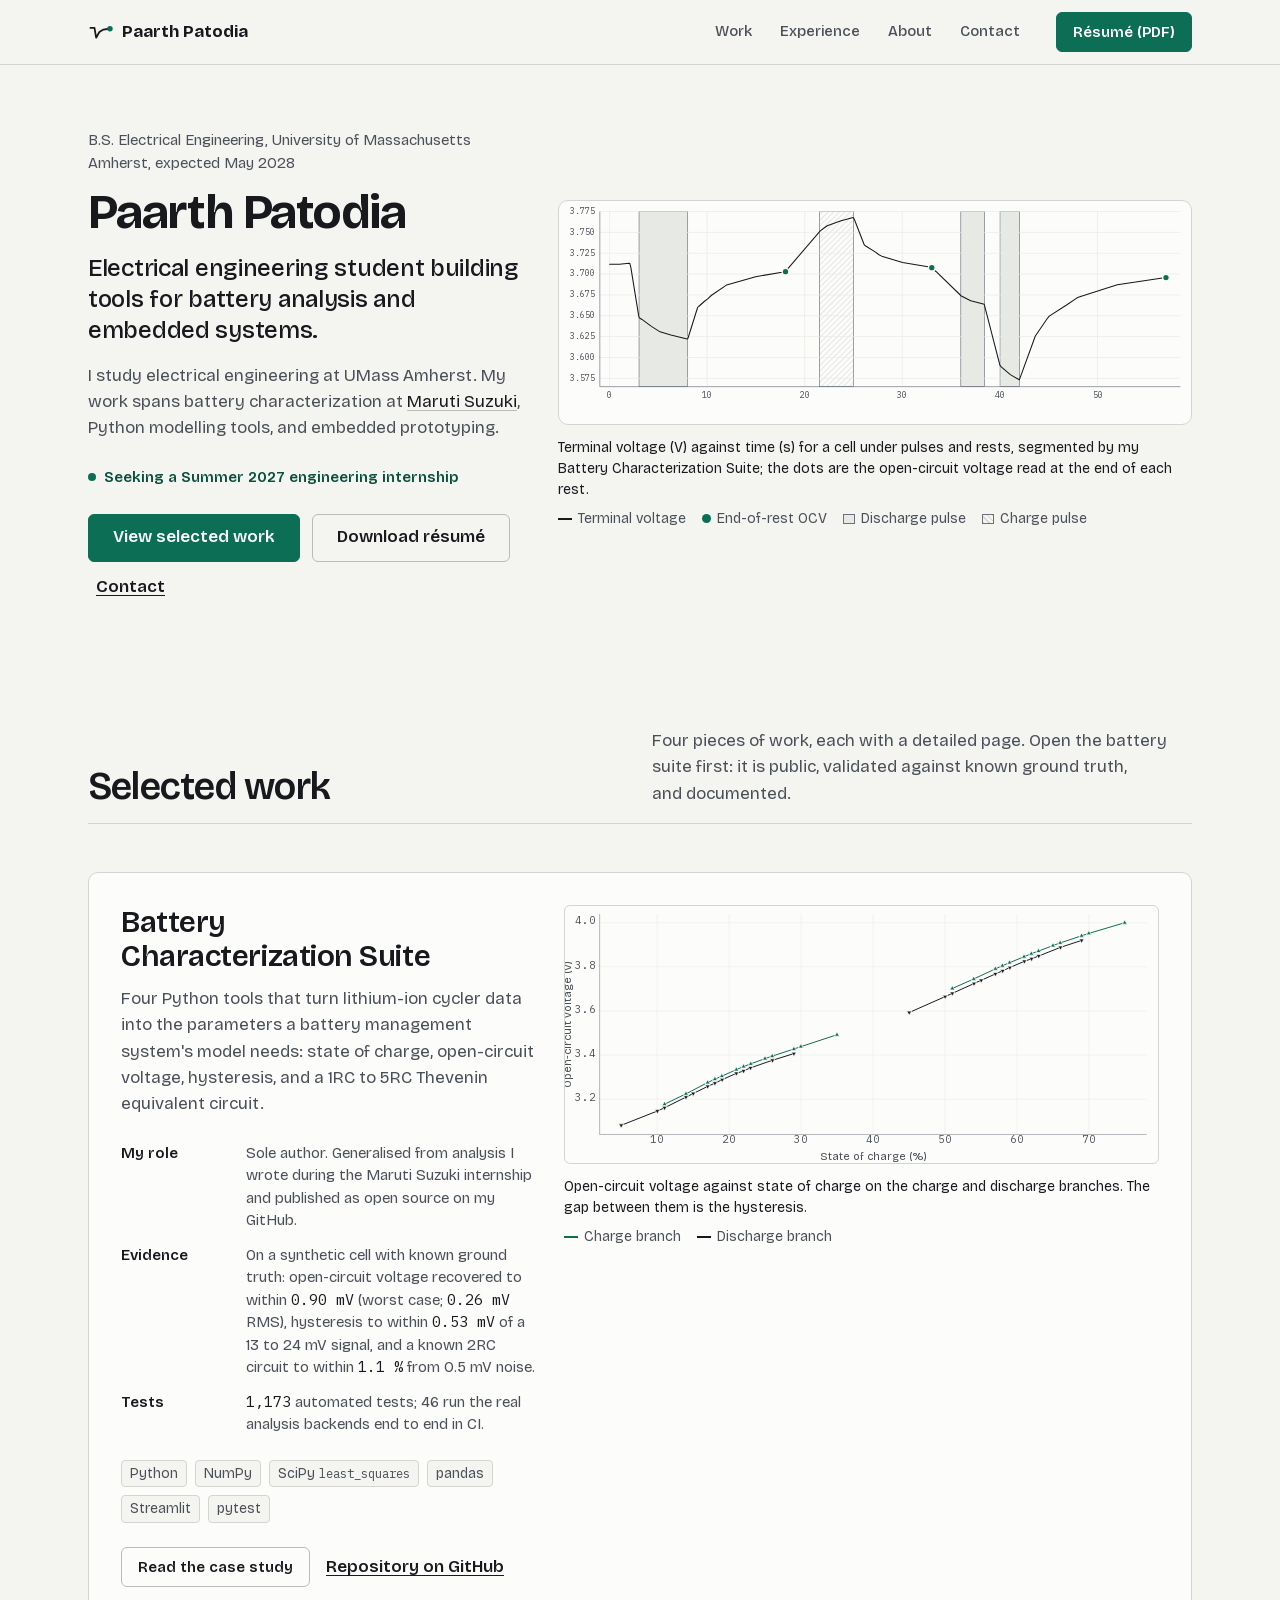
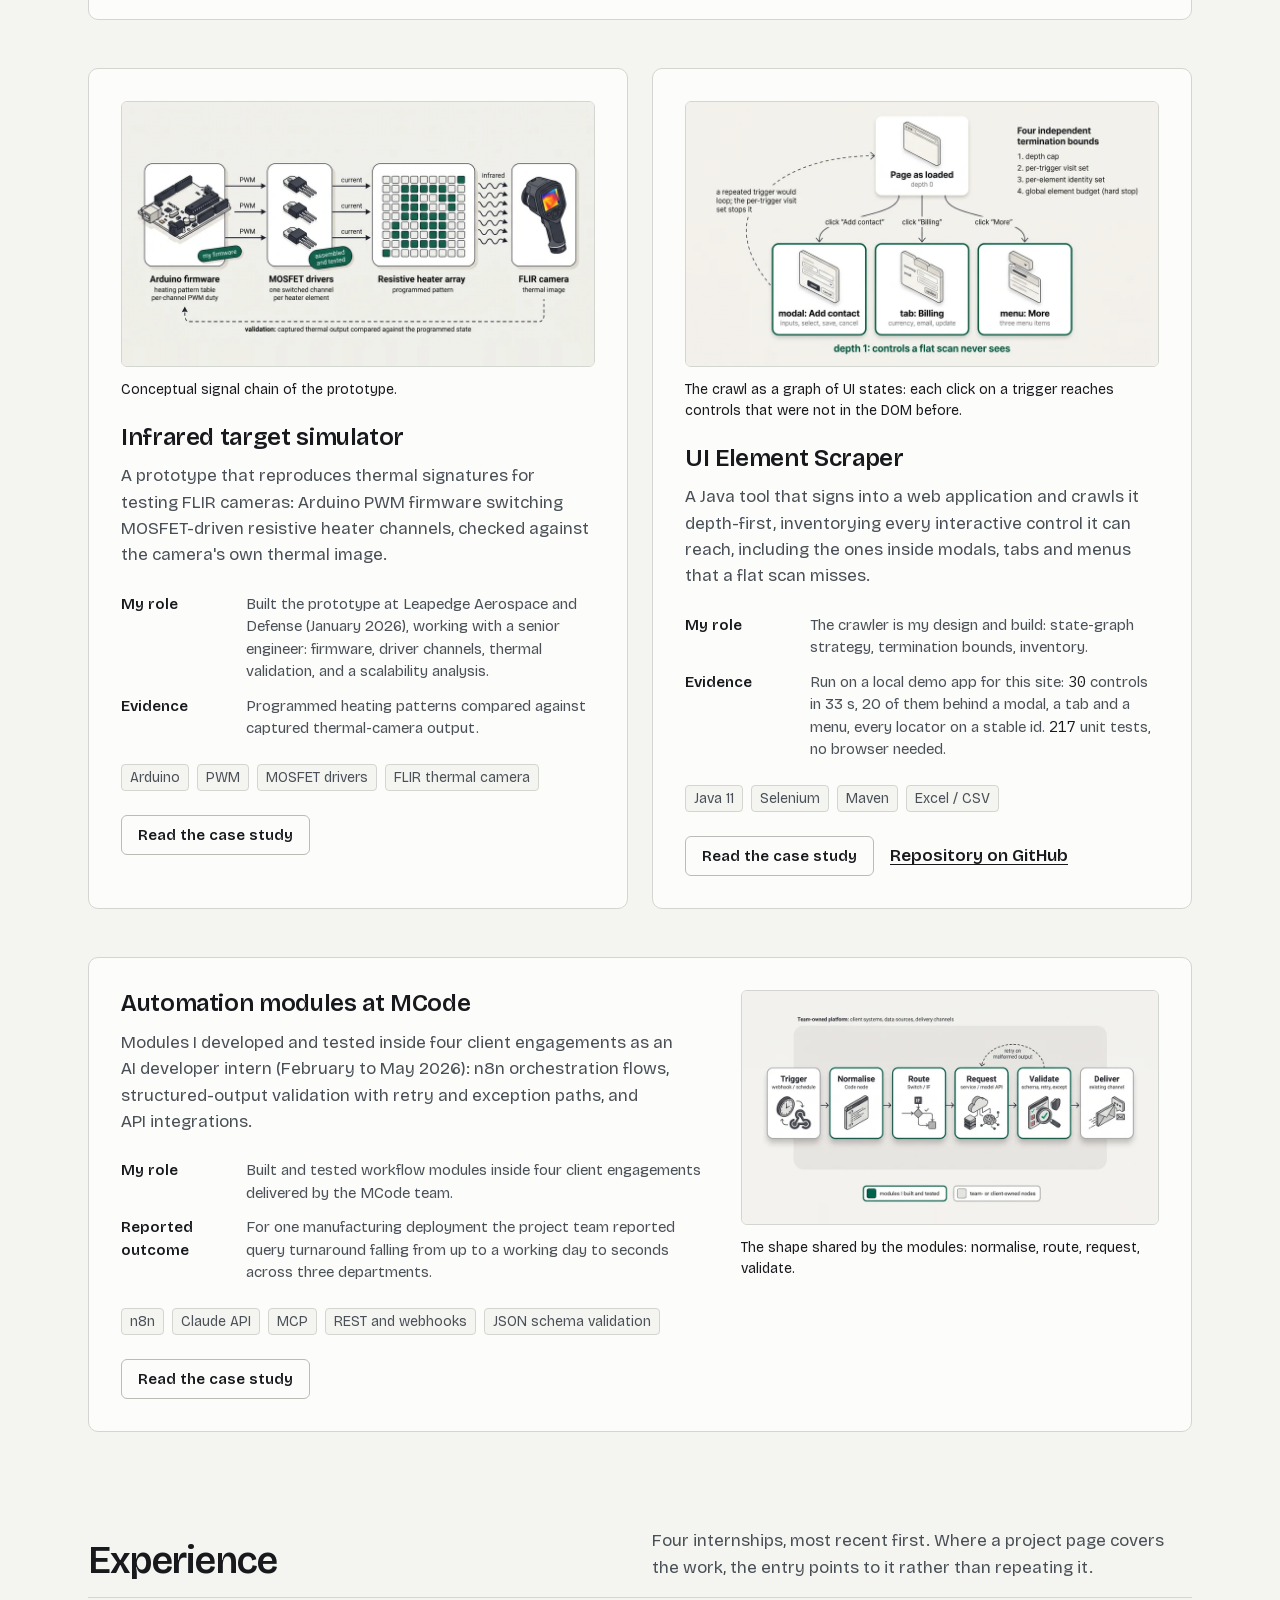
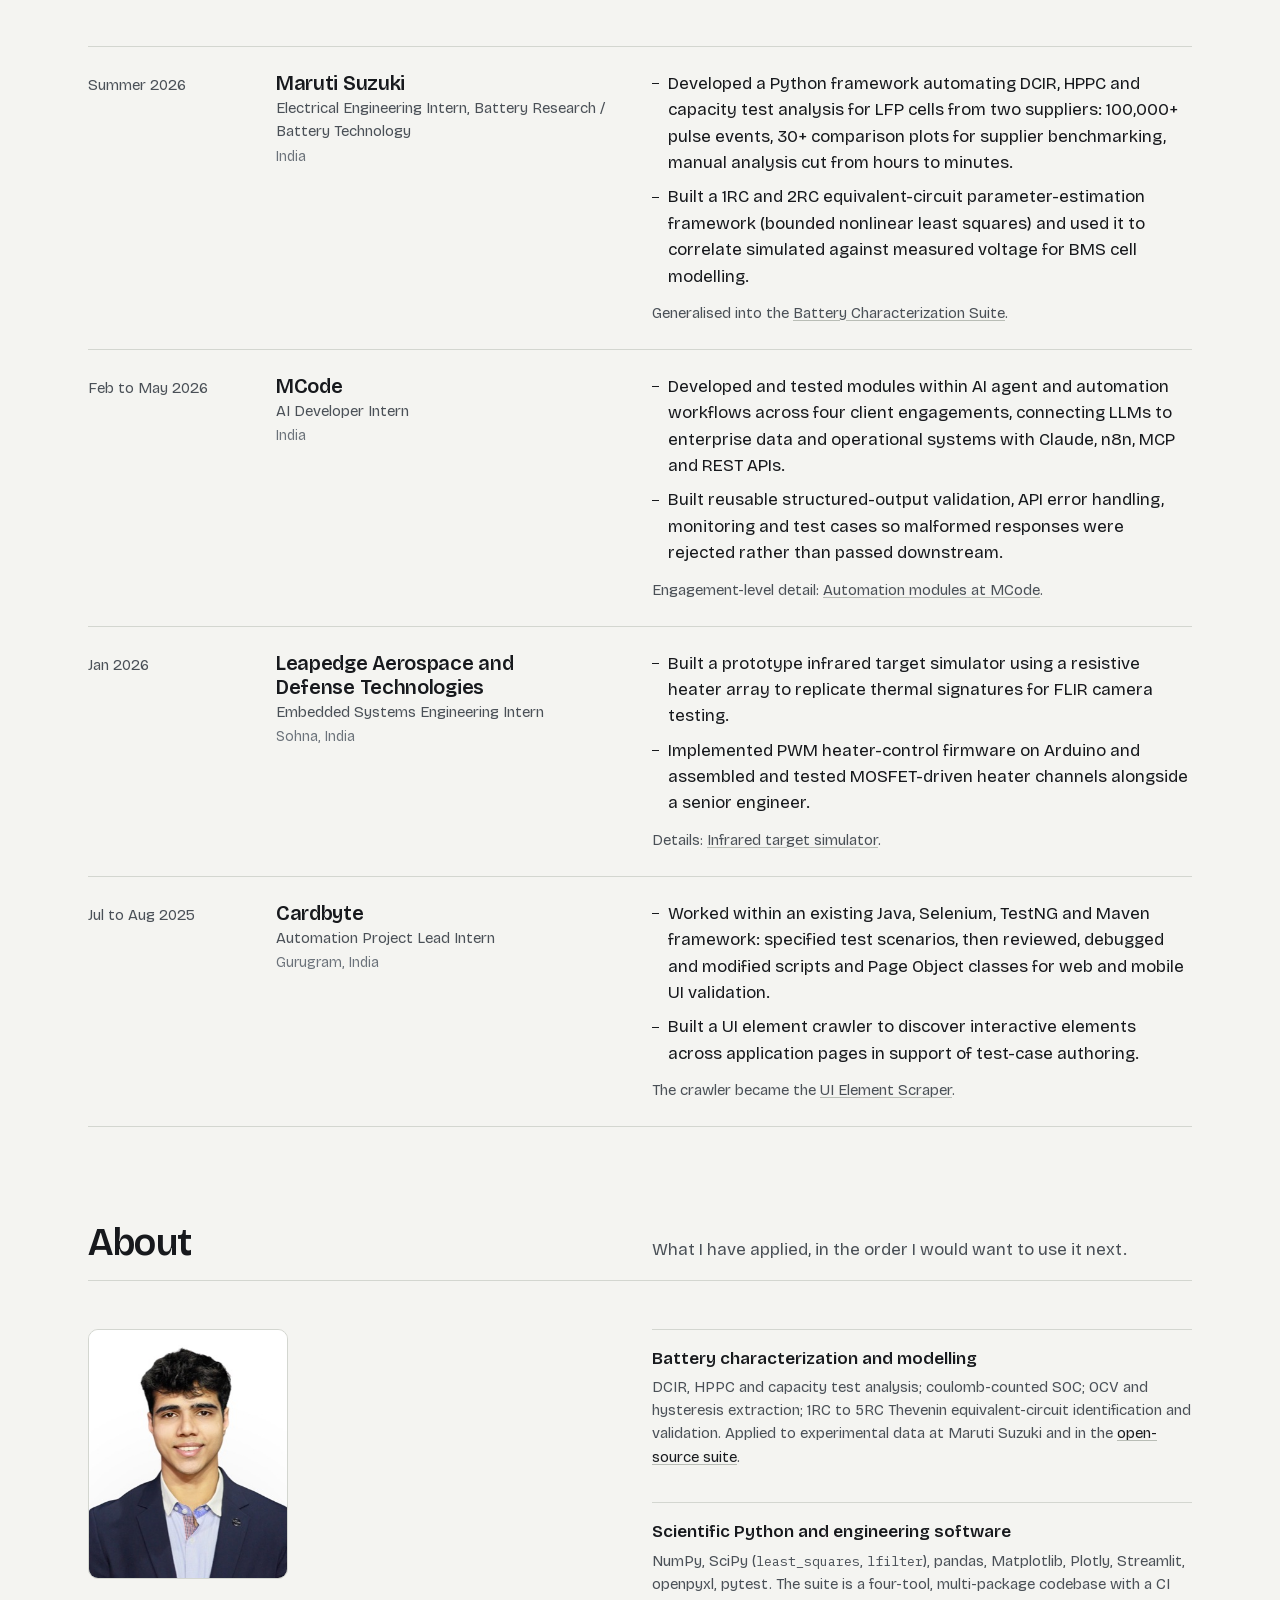
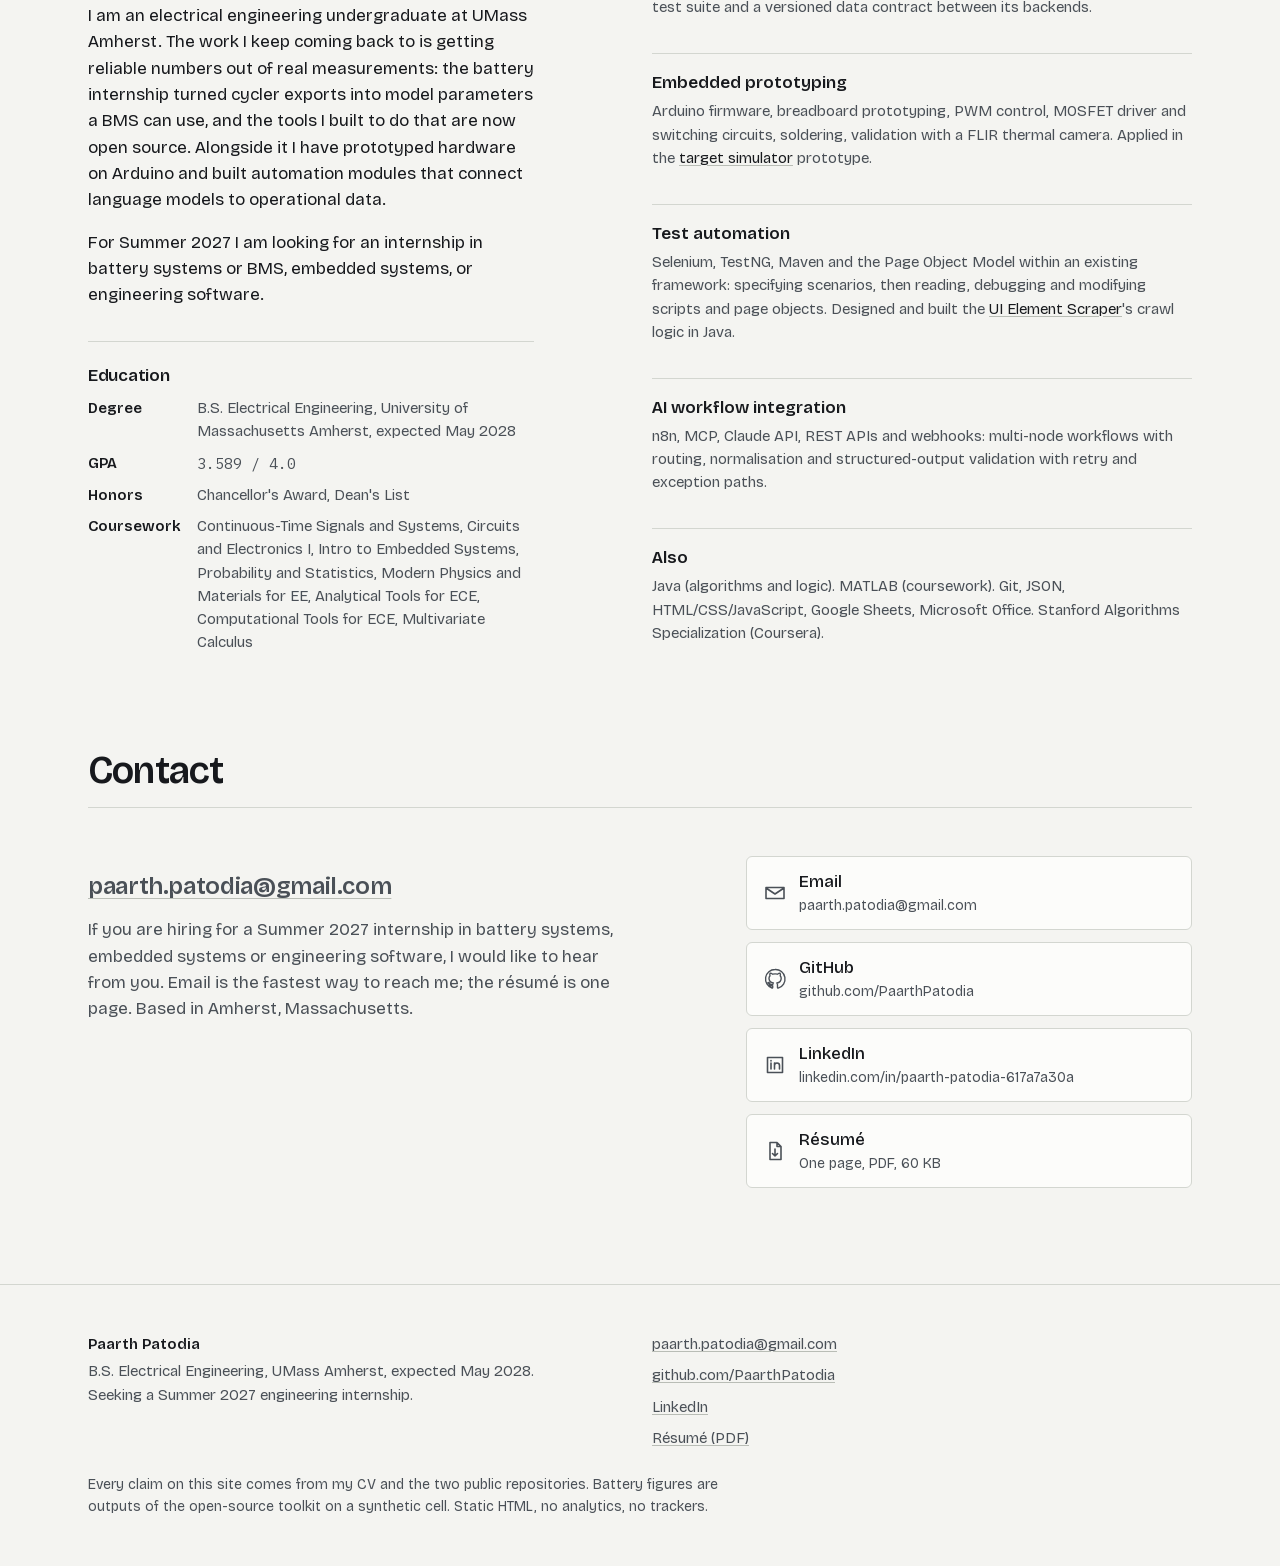
<file: index.html>
<!doctype html>
<html lang="en" class="no-js">
<head>
<meta charset="utf-8">
<meta name="viewport" content="width=device-width, initial-scale=1">
<title>Paarth Patodia, electrical engineering student: battery analysis tools and embedded systems</title>
<meta name="description" content="Paarth Patodia studies electrical engineering at UMass Amherst (B.S., expected May 2028). Battery characterization at Maruti Suzuki, an open-source Python battery-model toolkit, embedded prototyping. Seeking a Summer 2027 engineering internship.">
<meta name="author" content="Paarth Patodia">
<meta name="theme-color" content="#F4F4F1">
<meta name="color-scheme" content="light">
<link rel="canonical" href="https://paarthpatodia.github.io/">
<meta property="og:type" content="website">
<meta property="og:site_name" content="Paarth Patodia">
<meta property="og:title" content="Paarth Patodia, electrical engineering student">
<meta property="og:description" content="Paarth Patodia studies electrical engineering at UMass Amherst (B.S., expected May 2028). Battery characterization at Maruti Suzuki, an open-source Python battery-model toolkit, embedded prototyping. Seeking a Summer 2027 engineering internship.">
<meta property="og:url" content="https://paarthpatodia.github.io/">
<meta property="og:image" content="https://paarthpatodia.github.io/assets/og-image.png">
<meta property="og:image:width" content="1200">
<meta property="og:image:height" content="630">
<meta property="og:image:alt" content="Paarth Patodia, electrical engineering student at UMass Amherst: battery analysis tools and embedded systems.">
<meta name="twitter:card" content="summary_large_image">
<link rel="icon" href="data:image/svg+xml,%3Csvg xmlns='http://www.w3.org/2000/svg' viewBox='0 0 32 32'%3E%3Crect width='32' height='32' rx='4' fill='%23F4F4F1'/%3E%3Cpath d='M4 11h5l2 12 4-7 5-3 6-1' fill='none' stroke='%2317191D' stroke-width='2.2' stroke-linejoin='round' stroke-linecap='round'/%3E%3Ccircle cx='26' cy='12' r='3.4' fill='%230B6E55'/%3E%3C/svg%3E">
<link rel="preload" href="assets/fonts/bricolage-grotesque-200-800-normal-latin.woff2" as="font" type="font/woff2" crossorigin>
<link rel="preload" href="assets/fonts/ibm-plex-mono-400-normal-latin.woff2" as="font" type="font/woff2" crossorigin>
<link rel="stylesheet" href="css/site.css">
<script>document.documentElement.className = document.documentElement.className.replace('no-js', 'js');</script>

</head>
<body>
<svg width="0" height="0" style="position:absolute" aria-hidden="true" focusable="false">
  <defs>
    <pattern id="hatch" patternUnits="userSpaceOnUse" width="6" height="6" patternTransform="rotate(45)">
      <line x1="0" y1="0" x2="0" y2="6" stroke="#B9BDB6" stroke-width="1"/>
    </pattern>
    <marker id="arrowhead" viewBox="0 0 10 10" refX="9" refY="5" markerWidth="7" markerHeight="7" orient="auto-start-reverse">
      <path d="M0 0.5 L9.5 5 L0 9.5 z" fill="#17191D"/>
    </marker>
    <marker id="arrowhead-soft" viewBox="0 0 10 10" refX="9" refY="5" markerWidth="7" markerHeight="7" orient="auto-start-reverse">
      <path d="M0 0.5 L9.5 5 L0 9.5 z" fill="#6B727A"/>
    </marker>
  </defs>
</svg>
<a class="skip" href="#main">Skip to content</a>
<header class="topbar">
  <div class="topbar-inner">
    <a class="brand" href="" aria-label="Paarth Patodia, home">
      <svg class="brand-mark" viewBox="0 0 32 32" width="26" height="26" aria-hidden="true" focusable="false"><path d="M3 11h5l2 12 4-7 5-3 7-1" fill="none" stroke="currentColor" stroke-width="2.2" stroke-linejoin="round" stroke-linecap="round"/><circle cx="27" cy="12" r="3.4" fill="#0B6E55"/></svg>
      <span>Paarth Patodia</span>
    </a>
    <button class="menu-toggle" type="button" aria-expanded="false" aria-controls="site-menu" hidden>
      <span class="menu-toggle-icon" aria-hidden="true"><i></i><i></i><i></i></span>
      <span class="menu-toggle-label">Menu</span>
    </button>
    <nav id="site-menu" class="menu" aria-label="Site">
      <ul class="menu-list" role="list">
        <li><a href="#work">Work</a></li>
        <li><a href="#experience">Experience</a></li>
        <li><a href="#about">About</a></li>
        <li><a href="#contact">Contact</a></li>
      </ul>
      <a class="btn btn-primary btn-small menu-resume" href="assets/Paarth_Patodia_Resume.pdf" download>Résumé (PDF)</a>
    </nav>
  </div>
</header>


<main id="main">

<!-- ============================ HERO ============================ -->
<section class="hero container" aria-labelledby="name">
  <div class="hero-grid">
    <div class="hero-copy">
      <p class="hero-kicker">B.S. Electrical Engineering, University of Massachusetts Amherst, expected May 2028</p>
      <h1 id="name">Paarth Patodia</h1>
      <p class="focus">Electrical engineering student building tools for battery analysis and embedded systems.</p>
      <p class="intro">I study electrical engineering at UMass Amherst. My work spans battery characterization at <a href="#experience">Maruti Suzuki</a>, Python modelling tools, and embedded prototyping.</p>
      <p class="availability">Seeking a Summer 2027 engineering internship</p>
      <div class="hero-actions">
        <a class="btn btn-primary" href="#work">View selected work</a>
        <a class="btn btn-secondary" href="assets/Paarth_Patodia_Resume.pdf" download>Download résumé <span class="visually-hidden">(PDF, 60 KB)</span></a>
        <a class="text-link" href="#contact">Contact</a>
      </div>
    </div>
    <div class="hero-fig-wrap">
      <figure>
        <svg class="fig fig-ecm hero-fig" viewBox="0 0 960 340" role="img" aria-labelledby="ecm-hero-title ecm-hero-desc" xmlns="http://www.w3.org/2000/svg">
<title id="ecm-hero-title">Terminal voltage, active current segments and end-of-rest OCV points</title>
<desc id="ecm-hero-desc">A terminal-voltage trace over about 57 seconds. Three shaded negative-current segments and one positive-current segment pull the voltage down and up; after each, the voltage relaxes toward an open-circuit value, marked with a dot at the end of each rest. Output of the Battery Characterization Suite on a synthetic cell.</desc>
<rect class="seg seg-negative" x="121.59" y="16" width="73.88" height="266"/>
<rect class="seg seg-positive" fill="url(#hatch)" x="395.51" y="16" width="51.72" height="266"/>
<rect class="seg seg-negative" x="610.32" y="16" width="35.89" height="266"/>
<rect class="seg seg-negative" x="669.97" y="16" width="29.54" height="266"/>
<line class="grid" x1="76.82" y1="16" x2="76.82" y2="282"/>
<line class="grid" x1="225.06" y1="16" x2="225.06" y2="282"/>
<line class="grid" x1="373.29" y1="16" x2="373.29" y2="282"/>
<line class="grid" x1="521.53" y1="16" x2="521.53" y2="282"/>
<line class="grid" x1="669.76" y1="16" x2="669.76" y2="282"/>
<line class="grid" x1="818" y1="16" x2="818" y2="282"/>
<line class="grid" x1="62" y1="269.33" x2="944" y2="269.33"/>
<line class="grid" x1="62" y1="237.67" x2="944" y2="237.67"/>
<line class="grid" x1="62" y1="206" x2="944" y2="206"/>
<line class="grid" x1="62" y1="174.33" x2="944" y2="174.33"/>
<line class="grid" x1="62" y1="142.67" x2="944" y2="142.67"/>
<line class="grid" x1="62" y1="111" x2="944" y2="111"/>
<line class="grid" x1="62" y1="79.33" x2="944" y2="79.33"/>
<line class="grid" x1="62" y1="47.67" x2="944" y2="47.67"/>
<line class="grid" x1="62" y1="16" x2="944" y2="16"/>
<path class="axis" d="M62 16 V282 H944"/>
<text class="tick" x="76.82" y="300" text-anchor="middle">0</text>
<text class="tick" x="225.06" y="300" text-anchor="middle">10</text>
<text class="tick" x="373.29" y="300" text-anchor="middle">20</text>
<text class="tick" x="521.53" y="300" text-anchor="middle">30</text>
<text class="tick" x="669.76" y="300" text-anchor="middle">40</text>
<text class="tick" x="818" y="300" text-anchor="middle">50</text>
<text class="tick" x="54" y="272.83" text-anchor="end">3.575</text>
<text class="tick" x="54" y="241.17" text-anchor="end">3.600</text>
<text class="tick" x="54" y="209.5" text-anchor="end">3.625</text>
<text class="tick" x="54" y="177.83" text-anchor="end">3.650</text>
<text class="tick" x="54" y="146.17" text-anchor="end">3.675</text>
<text class="tick" x="54" y="114.5" text-anchor="end">3.700</text>
<text class="tick" x="54" y="82.83" text-anchor="end">3.725</text>
<text class="tick" x="54" y="51.17" text-anchor="end">3.750</text>
<text class="tick" x="54" y="19.5" text-anchor="end">3.775</text>
<text class="axlabel" x="503" y="334" text-anchor="middle">Time (s)</text>
<text class="axlabel" transform="translate(12 149) rotate(-90)" text-anchor="middle">Voltage (V)</text>
<path class="series trace" pathLength="1" d="M76.99 96.05 L91.77 96.05 L106.54 94.66 L107.6 94.91 L109.18 101.25 L120.79 172.94 L121.84 177.12 L122.38 177.63 L126.07 179.91 L140.33 190.42 L153.52 198.78 L169.89 203.72 L194.69 209.67 L195.74 208.79 L196.27 207.39 L210.52 161.79 L212.1 159.89 L212.64 159.89 L220.55 152.67 L226.35 148.24 L231.63 143.17 L254.32 127.72 L255.91 127.09 L298.66 114.93 L338.77 108.21 L347.75 102.64 L396.83 45.39 L407.39 37.66 L428.5 29.93 L446.97 25.12 L448.55 27.65 L463.33 65.78 L463.87 66.79 L466.5 68.82 L480.75 77.69 L486.03 81.61 L490.25 83.77 L521.91 93.52 L560.44 99.85 L570.48 105.43 L572.58 107.07 L611.12 144.31 L625.37 151.53 L645.96 156.85 L669.71 249.32 L671.81 252.11 L685.54 263.76 L699.26 271.61 L723.53 205.11 L740.95 179.65 L744.65 174.84 L771.57 157.61 L785.28 148.24 L787.92 146.59 L791.1 145.45 L848.09 127.34 L916.71 116.83"/>
<circle class="marker ocv" style="--i:1" cx="344.05" cy="107.33" r="5"/>
<circle class="marker ocv" style="--i:2" cx="566.25" cy="101.25" r="5"/>
<circle class="marker ocv" style="--i:3" cx="921.99" cy="116.32" r="5"/>
</svg>
        <figcaption class="caption">
          <span class="what">Terminal voltage (V) against time (s) for a cell under pulses and rests, segmented by my Battery Characterization Suite; the dots are the open-circuit voltage read at the end of each rest.</span>
          <ul class="legend" role="list" aria-label="Legend">
            <li><i></i>Terminal voltage</li>
            <li><i class="dot"></i>End-of-rest OCV</li>
            <li><i class="box"></i>Discharge pulse</li>
            <li><i class="hatch"></i>Charge pulse</li>
          </ul>
        </figcaption>
      </figure>
    </div>
  </div>
</section>

<!-- ============================ SELECTED WORK ============================ -->
<section id="work" class="section container" aria-labelledby="work-h">
  <div class="section-head">
    <h2 id="work-h">Selected work</h2>
    <p class="note">Four pieces of work, each with a detailed page. Open the battery suite first: it is public, validated against known ground truth, and documented.</p>
  </div>

  <div class="work-list">

    <article class="work-item work-item--featured" aria-labelledby="w1-h">
      <div class="work-copy">
        <h3 id="w1-h"><a href="work/battery-characterization-suite/">Battery Characterization Suite</a></h3>
        <p class="work-summary">Four Python tools that turn lithium-ion cycler data into the parameters a battery management system's model needs: state of charge, open-circuit voltage, hysteresis, and a 1RC to 5RC Thevenin equivalent circuit.</p>
        <dl class="work-facts">
          <div><dt>My role</dt><dd>Sole author. Generalised from analysis I wrote during the Maruti Suzuki internship and published as open source on my GitHub.</dd></div>
          <div><dt>Evidence</dt><dd>On a synthetic cell with known ground truth: open-circuit voltage recovered to within <span class="num">0.90 mV</span> (worst case; <span class="num">0.26 mV</span> RMS), hysteresis to within <span class="num">0.53 mV</span> of a 13 to 24 mV signal, and a known 2RC circuit to within <span class="num">1.1 %</span> from 0.5 mV noise.</dd></div>
          <div><dt>Tests</dt><dd><span class="num">1,173</span> automated tests; 46 run the real analysis backends end to end in CI.</dd></div>
        </dl>
        <ul class="work-tags" role="list" aria-label="Technologies">
          <li>Python</li><li>NumPy</li><li>SciPy <code>least_squares</code></li><li>pandas</li><li>Streamlit</li><li>pytest</li>
        </ul>
        <div class="work-actions">
          <a class="btn btn-secondary btn-small" href="work/battery-characterization-suite/">Read the case study</a>
          <a class="text-link" href="https://github.com/PaarthPatodia/battery-ecm-toolkit">Repository on GitHub</a>
        </div>
      </div>
      <div class="work-visual">
        <figure class="figure">
          <svg class="fig fig-ocv fig-ocv--wide" viewBox="0 0 1200 520" role="img" aria-labelledby="ocv-wide-title ocv-wide-desc" xmlns="http://www.w3.org/2000/svg">
<title id="ocv-wide-title">Open-circuit voltage against state of charge on the charge and discharge branches</title>
<desc id="ocv-wide-desc">Two rising curves from about 3.08 volts at 5 percent state of charge to 4.0 volts at 75 percent. The charge branch sits a few tens of millivolts above the discharge branch throughout; the gap between them is the voltage hysteresis. Two separate measured ranges, roughly 5 to 35 percent and 45 to 75 percent. Output of the Battery Characterization Suite on a synthetic cell.</desc>
<line class="grid" x1="186.42" y1="16" x2="186.42" y2="462"/>
<line class="grid" x1="331.95" y1="16" x2="331.95" y2="462"/>
<line class="grid" x1="477.47" y1="16" x2="477.47" y2="462"/>
<line class="grid" x1="623" y1="16" x2="623" y2="462"/>
<line class="grid" x1="768.53" y1="16" x2="768.53" y2="462"/>
<line class="grid" x1="914.05" y1="16" x2="914.05" y2="462"/>
<line class="grid" x1="1059.58" y1="16" x2="1059.58" y2="462"/>
<line class="grid" x1="70" y1="390.64" x2="1176" y2="390.64"/>
<line class="grid" x1="70" y1="301.44" x2="1176" y2="301.44"/>
<line class="grid" x1="70" y1="212.24" x2="1176" y2="212.24"/>
<line class="grid" x1="70" y1="123.04" x2="1176" y2="123.04"/>
<line class="grid" x1="70" y1="33.84" x2="1176" y2="33.84"/>
<path class="axis" d="M70 16 V462 H1176"/>
<text class="tick" x="186.42" y="480" text-anchor="middle">10</text>
<text class="tick" x="331.95" y="480" text-anchor="middle">20</text>
<text class="tick" x="477.47" y="480" text-anchor="middle">30</text>
<text class="tick" x="623" y="480" text-anchor="middle">40</text>
<text class="tick" x="768.53" y="480" text-anchor="middle">50</text>
<text class="tick" x="914.05" y="480" text-anchor="middle">60</text>
<text class="tick" x="1059.58" y="480" text-anchor="middle">70</text>
<text class="tick" x="62" y="394.14" text-anchor="end">3.2</text>
<text class="tick" x="62" y="304.94" text-anchor="end">3.4</text>
<text class="tick" x="62" y="215.74" text-anchor="end">3.6</text>
<text class="tick" x="62" y="126.54" text-anchor="end">3.8</text>
<text class="tick" x="62" y="37.34" text-anchor="end">4.0</text>
<text class="axlabel" x="623" y="514" text-anchor="middle">State of charge (%)</text>
<text class="axlabel" transform="translate(12 239) rotate(-90)" text-anchor="middle">Open-circuit voltage (V)</text>
<path class="series charge" pathLength="1" d="M201.31 400.76 L244.62 379.76 L288.45 356.97 L303.06 350.05 L317.15 344.08 L346.37 330.88 L360.98 324.59 L375.59 319.19 L404.29 308.67 L418.9 303.58 L462.73 289.17 L476.82 284.36 L549.87 260.36"/>
<path class="series charge" pathLength="1" d="M783.12 166.75 L826.43 147.57 L870.26 127.14 L884.35 120.85 L898.96 114.57 L928.18 102.57 L942.79 96.55 L957.4 91.15 L986.63 80.05 L1001.24 74.65 L1044.55 60.24 L1059.16 55.43 L1131.69 33.84"/>
<path class="series discharge" pathLength="1" d="M113.64 443.4 L186.7 414.59 L201.31 407.99 L244.62 386.36 L259.23 379.18 L288.45 364.77 L303.06 358.17 L317.67 351.26 L346.37 338.37 L360.98 333.55 L375.07 327.26 L419.42 311.97 L462.73 298.45"/>
<path class="series discharge" pathLength="1" d="M695.98 215.36 L768.51 183.25 L783.12 176.65 L826.96 156.85 L841.57 150.25 L870.26 137.36 L884.87 131.07 L899.49 124.47 L928.71 111.85 L943.3 106.76 L957.91 101.05 L1001.75 83.66 L1044.55 69.56"/>
<path class="marker charge" style="--i:1" d="M201.31 394.99 L196.31 403.65 L206.31 403.65 Z"/>
<path class="marker charge" style="--i:2" d="M244.62 373.98 L239.62 382.64 L249.62 382.64 Z"/>
<path class="marker charge" style="--i:3" d="M288.45 351.19 L283.45 359.85 L293.45 359.85 Z"/>
<path class="marker charge" style="--i:4" d="M303.06 344.28 L298.06 352.94 L308.06 352.94 Z"/>
<path class="marker charge" style="--i:5" d="M317.15 338.3 L312.15 346.96 L322.15 346.96 Z"/>
<path class="marker charge" style="--i:6" d="M346.37 325.1 L341.37 333.76 L351.37 333.76 Z"/>
<path class="marker charge" style="--i:7" d="M360.98 318.81 L355.98 327.47 L365.98 327.47 Z"/>
<path class="marker charge" style="--i:8" d="M375.59 313.42 L370.59 322.08 L380.59 322.08 Z"/>
<path class="marker charge" style="--i:9" d="M404.29 302.89 L399.29 311.55 L409.29 311.55 Z"/>
<path class="marker charge" style="--i:10" d="M418.9 297.81 L413.9 306.47 L423.9 306.47 Z"/>
<path class="marker charge" style="--i:11" d="M462.73 283.4 L457.73 292.06 L467.73 292.06 Z"/>
<path class="marker charge" style="--i:12" d="M476.82 278.58 L471.82 287.24 L481.82 287.24 Z"/>
<path class="marker charge" style="--i:13" d="M549.87 254.59 L544.87 263.25 L554.87 263.25 Z"/>
<path class="marker charge" style="--i:14" d="M783.12 160.97 L778.12 169.63 L788.12 169.63 Z"/>
<path class="marker charge" style="--i:15" d="M826.43 141.8 L821.43 150.46 L831.43 150.46 Z"/>
<path class="marker charge" style="--i:16" d="M870.26 121.37 L865.26 130.03 L875.26 130.03 Z"/>
<path class="marker charge" style="--i:17" d="M884.35 115.08 L879.35 123.74 L889.35 123.74 Z"/>
<path class="marker charge" style="--i:18" d="M898.96 108.79 L893.96 117.45 L903.96 117.45 Z"/>
<path class="marker charge" style="--i:19" d="M928.18 96.8 L923.18 105.46 L933.18 105.46 Z"/>
<path class="marker charge" style="--i:20" d="M942.79 90.77 L937.79 99.43 L947.79 99.43 Z"/>
<path class="marker charge" style="--i:21" d="M957.4 85.38 L952.4 94.04 L962.4 94.04 Z"/>
<path class="marker charge" style="--i:22" d="M986.63 74.27 L981.63 82.93 L991.63 82.93 Z"/>
<path class="marker charge" style="--i:23" d="M1001.24 68.88 L996.24 77.54 L1006.24 77.54 Z"/>
<path class="marker charge" style="--i:24" d="M1044.55 54.47 L1039.55 63.13 L1049.55 63.13 Z"/>
<path class="marker charge" style="--i:25" d="M1059.16 49.65 L1054.16 58.31 L1064.16 58.31 Z"/>
<path class="marker charge" style="--i:26" d="M1131.69 28.07 L1126.69 36.73 L1136.69 36.73 Z"/>
<path class="marker discharge" style="--i:27" d="M113.64 449.18 L108.64 440.52 L118.64 440.52 Z"/>
<path class="marker discharge" style="--i:28" d="M186.7 420.36 L181.7 411.7 L191.7 411.7 Z"/>
<path class="marker discharge" style="--i:29" d="M201.31 413.76 L196.31 405.1 L206.31 405.1 Z"/>
<path class="marker discharge" style="--i:30" d="M244.62 392.13 L239.62 383.47 L249.62 383.47 Z"/>
<path class="marker discharge" style="--i:31" d="M259.23 384.95 L254.23 376.29 L264.23 376.29 Z"/>
<path class="marker discharge" style="--i:32" d="M288.45 370.55 L283.45 361.89 L293.45 361.89 Z"/>
<path class="marker discharge" style="--i:33" d="M303.06 363.94 L298.06 355.28 L308.06 355.28 Z"/>
<path class="marker discharge" style="--i:34" d="M317.67 357.03 L312.67 348.37 L322.67 348.37 Z"/>
<path class="marker discharge" style="--i:35" d="M346.37 344.14 L341.37 335.48 L351.37 335.48 Z"/>
<path class="marker discharge" style="--i:36" d="M360.98 339.33 L355.98 330.67 L365.98 330.67 Z"/>
<path class="marker discharge" style="--i:37" d="M375.07 333.04 L370.07 324.38 L380.07 324.38 Z"/>
<path class="marker discharge" style="--i:38" d="M419.42 317.74 L414.42 309.08 L424.42 309.08 Z"/>
<path class="marker discharge" style="--i:39" d="M462.73 304.23 L457.73 295.57 L467.73 295.57 Z"/>
<path class="marker discharge" style="--i:40" d="M695.98 221.14 L690.98 212.48 L700.98 212.48 Z"/>
<path class="marker discharge" style="--i:41" d="M768.51 189.02 L763.51 180.36 L773.51 180.36 Z"/>
<path class="marker discharge" style="--i:42" d="M783.12 182.42 L778.12 173.76 L788.12 173.76 Z"/>
<path class="marker discharge" style="--i:43" d="M826.96 162.62 L821.96 153.96 L831.96 153.96 Z"/>
<path class="marker discharge" style="--i:44" d="M841.57 156.02 L836.57 147.36 L846.57 147.36 Z"/>
<path class="marker discharge" style="--i:45" d="M870.26 143.13 L865.26 134.47 L875.26 134.47 Z"/>
<path class="marker discharge" style="--i:46" d="M884.87 136.84 L879.87 128.18 L889.87 128.18 Z"/>
<path class="marker discharge" style="--i:47" d="M899.49 130.24 L894.49 121.58 L904.49 121.58 Z"/>
<path class="marker discharge" style="--i:48" d="M928.71 117.62 L923.71 108.96 L933.71 108.96 Z"/>
<path class="marker discharge" style="--i:49" d="M943.3 112.53 L938.3 103.87 L948.3 103.87 Z"/>
<path class="marker discharge" style="--i:50" d="M957.91 106.83 L952.91 98.17 L962.91 98.17 Z"/>
<path class="marker discharge" style="--i:51" d="M1001.75 89.43 L996.75 80.77 L1006.75 80.77 Z"/>
<path class="marker discharge" style="--i:52" d="M1044.55 75.34 L1039.55 66.68 L1049.55 66.68 Z"/>
</svg>
          <figcaption class="caption">
            <span class="what">Open-circuit voltage against state of charge on the charge and discharge branches. The gap between them is the hysteresis.</span>
            <ul class="legend" role="list" aria-label="Legend"><li><i class="accent"></i>Charge branch</li><li><i></i>Discharge branch</li></ul>
          </figcaption>
        </figure>
      </div>
    </article>

    <div class="work-row">
      <article class="work-item" aria-labelledby="w2-h">
        <div class="work-copy">
          <h3 id="w2-h"><a href="work/infrared-target-simulator/">Infrared target simulator</a></h3>
          <p class="work-summary">A prototype that reproduces thermal signatures for testing FLIR cameras: Arduino PWM firmware switching MOSFET-driven resistive heater channels, checked against the camera's own thermal image.</p>
          <dl class="work-facts">
            <div><dt>My role</dt><dd>Built the prototype at Leapedge Aerospace and Defense (January 2026), working with a senior engineer: firmware, driver channels, thermal validation, and a scalability analysis.</dd></div>
            <div><dt>Evidence</dt><dd>Programmed heating patterns compared against captured thermal-camera output.</dd></div>
          </dl>
          <ul class="work-tags" role="list" aria-label="Technologies"><li>Arduino</li><li>PWM</li><li>MOSFET drivers</li><li>FLIR thermal camera</li></ul>
          <div class="work-actions">
            <a class="btn btn-secondary btn-small" href="work/infrared-target-simulator/">Read the case study</a>
          </div>
        </div>
        <div class="work-visual">
          <figure class="figure">
            <a class="diagram-link" href="assets/diagrams/infrared-signal-chain-1920.jpg" aria-label="Open the diagram at full size">
<picture>
              <source type="image/webp" srcset="assets/diagrams/infrared-signal-chain-960.webp 960w, assets/diagrams/infrared-signal-chain-1920.webp 1920w" sizes="(max-width: 799px) 100vw, 560px">
              <img class="diagram-img" src="assets/diagrams/infrared-signal-chain-1920.jpg" srcset="assets/diagrams/infrared-signal-chain-960.jpg 960w, assets/diagrams/infrared-signal-chain-1920.jpg 1920w" sizes="(max-width: 799px) 100vw, 560px" width="1920" height="1072" alt="Conceptual signal chain of the infrared target simulator prototype. Left to right: a heating pattern is programmed into Arduino firmware, which drives one PWM output per channel; each PWM line switches a MOSFET driver stage, and each driver stage powers one resistive heater element in an array. A FLIR thermal camera views the array, and the captured thermal image is compared against the programmed pattern to validate the prototype." loading="lazy" decoding="async">
            </picture>
            </a>
            <figcaption class="caption"><span class="what">Conceptual signal chain of the prototype.</span></figcaption>
          </figure>
        </div>
      </article>

      <article class="work-item" aria-labelledby="w3-h">
        <div class="work-copy">
          <h3 id="w3-h"><a href="work/ui-element-scraper/">UI Element Scraper</a></h3>
          <p class="work-summary">A Java tool that signs into a web application and crawls it depth-first, inventorying every interactive control it can reach, including the ones inside modals, tabs and menus that a flat scan misses.</p>
          <dl class="work-facts">
            <div><dt>My role</dt><dd>The crawler is my design and build: state-graph strategy, termination bounds, inventory.</dd></div>
            <div><dt>Evidence</dt><dd>Run on a local demo app for this site: <span class="num">30</span> controls in 33 s, 20 of them behind a modal, a tab and a menu, every locator on a stable id. <span class="num">217</span> unit tests, no browser needed.</dd></div>
          </dl>
          <ul class="work-tags" role="list" aria-label="Technologies"><li>Java 11</li><li>Selenium</li><li>Maven</li><li>Excel / CSV</li></ul>
          <div class="work-actions">
            <a class="btn btn-secondary btn-small" href="work/ui-element-scraper/">Read the case study</a>
            <a class="text-link" href="https://github.com/PaarthPatodia/ui-element-scraper">Repository on GitHub</a>
          </div>
        </div>
        <div class="work-visual">
          <figure class="figure">
            <a class="diagram-link" href="assets/diagrams/ui-state-crawl-1920.jpg" aria-label="Open the diagram at full size">
<picture>
              <source type="image/webp" srcset="assets/diagrams/ui-state-crawl-960.webp 960w, assets/diagrams/ui-state-crawl-1920.webp 1920w" sizes="(max-width: 799px) 100vw, 560px">
              <img class="diagram-img" src="assets/diagrams/ui-state-crawl-1920.jpg" srcset="assets/diagrams/ui-state-crawl-960.jpg 960w, assets/diagrams/ui-state-crawl-1920.jpg 1920w" sizes="(max-width: 799px) 100vw, 560px" width="1920" height="1072" alt="The crawler searches a graph of UI states, not the DOM tree. A root node, the page as loaded, has three edges, each a click on a trigger: one opens a modal, one switches a tab, one opens a menu. Each of those child states contains controls that were not in the DOM before the click. A dashed edge from the modal back to the root shows the cycle a repeated click would create; the per-trigger visit set breaks it. A depth cap, a per-element identity set and a global element budget are listed as the other three termination bounds." loading="lazy" decoding="async">
            </picture>
            </a>
            <figcaption class="caption"><span class="what">The crawl as a graph of UI states: each click on a trigger reaches controls that were not in the DOM before.</span></figcaption>
          </figure>
        </div>
      </article>
    </div>

    <article class="work-item work-item--compact" aria-labelledby="w4-h">
      <div class="work-copy">
        <h3 id="w4-h"><a href="work/automation-modules-mcode/">Automation modules at MCode</a></h3>
        <p class="work-summary">Modules I developed and tested inside four client engagements as an AI developer intern (February to May 2026): n8n orchestration flows, structured-output validation with retry and exception paths, and API integrations.</p>
        <dl class="work-facts">
          <div><dt>My role</dt><dd>Built and tested workflow modules inside four client engagements delivered by the MCode team.</dd></div>
          <div><dt>Reported outcome</dt><dd>For one manufacturing deployment the project team reported query turnaround falling from up to a working day to seconds across three departments.</dd></div>
        </dl>
        <ul class="work-tags" role="list" aria-label="Technologies"><li>n8n</li><li>Claude API</li><li>MCP</li><li>REST and webhooks</li><li>JSON schema validation</li></ul>
        <div class="work-actions">
          <a class="btn btn-secondary btn-small" href="work/automation-modules-mcode/">Read the case study</a>
        </div>
      </div>
      <div class="work-visual">
        <figure class="figure">
          <a class="diagram-link" href="assets/diagrams/workflow-modules-1920.jpg" aria-label="Open the diagram at full size">
<picture>
            <source type="image/webp" srcset="assets/diagrams/workflow-modules-960.webp 960w, assets/diagrams/workflow-modules-1920.webp 1920w" sizes="(max-width: 799px) 100vw, 560px">
            <img class="diagram-img" src="assets/diagrams/workflow-modules-1920.jpg" srcset="assets/diagrams/workflow-modules-960.jpg 960w, assets/diagrams/workflow-modules-1920.jpg 1920w" sizes="(max-width: 799px) 100vw, 560px" width="1920" height="1072" alt="Illustrative shape of the workflow modules I built at MCode. A left-to-right chain of nodes: a trigger (webhook or schedule) receives an input; a normalise step cleans it into a fixed record; a route step branches by query type or failure; an HTTP request step calls an internal service or a model endpoint; a validate step checks the structured output against a schema and retries or raises an exception on failure; a deliver step routes the result to an existing channel. My modules are outlined in green; the surrounding platform, owned by the team, is shown as a soft background." loading="lazy" decoding="async">
          </picture>
          </a>
          <figcaption class="caption"><span class="what">The shape shared by the modules: normalise, route, request, validate.</span></figcaption>
        </figure>
      </div>
    </article>

  </div>
</section>

<!-- ============================ EXPERIENCE ============================ -->
<section id="experience" class="section container" aria-labelledby="exp-h">
  <div class="section-head">
    <h2 id="exp-h">Experience</h2>
    <p class="note">Four internships, most recent first. Where a project page covers the work, the entry points to it rather than repeating it.</p>
  </div>
  <ol class="timeline" role="list">
    <li class="job">
      <p class="when">Summer 2026</p>
      <div class="who"><h3>Maruti Suzuki</h3><span class="role">Electrical Engineering Intern, Battery Research / Battery Technology</span><span class="where">India</span></div>
      <div class="what">
        <ul role="list">
          <li>Developed a Python framework automating DCIR, HPPC and capacity test analysis for LFP cells from two suppliers: 100,000+ pulse events, 30+ comparison plots for supplier benchmarking, manual analysis cut from hours to minutes.</li>
          <li>Built a 1RC and 2RC equivalent-circuit parameter-estimation framework (bounded nonlinear least squares) and used it to correlate simulated against measured voltage for BMS cell modelling.</li>
        </ul>
        <p class="xref">Generalised into the <a href="work/battery-characterization-suite/">Battery Characterization Suite</a>.</p>
      </div>
    </li>
    <li class="job">
      <p class="when">Feb to May 2026</p>
      <div class="who"><h3>MCode</h3><span class="role">AI Developer Intern</span><span class="where">India</span></div>
      <div class="what">
        <ul role="list">
          <li>Developed and tested modules within AI agent and automation workflows across four client engagements, connecting LLMs to enterprise data and operational systems with Claude, n8n, MCP and REST APIs.</li>
          <li>Built reusable structured-output validation, API error handling, monitoring and test cases so malformed responses were rejected rather than passed downstream.</li>
        </ul>
        <p class="xref">Engagement-level detail: <a href="work/automation-modules-mcode/">Automation modules at MCode</a>.</p>
      </div>
    </li>
    <li class="job">
      <p class="when">Jan 2026</p>
      <div class="who"><h3>Leapedge Aerospace and Defense Technologies</h3><span class="role">Embedded Systems Engineering Intern</span><span class="where">Sohna, India</span></div>
      <div class="what">
        <ul role="list">
          <li>Built a prototype infrared target simulator using a resistive heater array to replicate thermal signatures for FLIR camera testing.</li>
          <li>Implemented PWM heater-control firmware on Arduino and assembled and tested MOSFET-driven heater channels alongside a senior engineer.</li>
        </ul>
        <p class="xref">Details: <a href="work/infrared-target-simulator/">Infrared target simulator</a>.</p>
      </div>
    </li>
    <li class="job">
      <p class="when">Jul to Aug 2025</p>
      <div class="who"><h3>Cardbyte</h3><span class="role">Automation Project Lead Intern</span><span class="where">Gurugram, India</span></div>
      <div class="what">
        <ul role="list">
          <li>Worked within an existing Java, Selenium, TestNG and Maven framework: specified test scenarios, then reviewed, debugged and modified scripts and Page Object classes for web and mobile UI validation.</li>
          <li>Built a UI element crawler to discover interactive elements across application pages in support of test-case authoring.</li>
        </ul>
        <p class="xref">The crawler became the <a href="work/ui-element-scraper/">UI Element Scraper</a>.</p>
      </div>
    </li>
  </ol>
</section>

<!-- ============================ ABOUT ============================ -->
<section id="about" class="section container" aria-labelledby="about-h">
  <div class="section-head">
    <h2 id="about-h">About</h2>
    <p class="note">What I have applied, in the order I would want to use it next.</p>
  </div>
  <div class="about-grid">
    <div class="about-intro">
      <img class="portrait" src="assets/headshot-400.jpg" srcset="assets/headshot-400.jpg 319w, assets/headshot-800.jpg 639w" sizes="200px" width="319" height="400" alt="Portrait of Paarth Patodia" loading="lazy" decoding="async">
      <p>I am an electrical engineering undergraduate at UMass Amherst. The work I keep coming back to is getting reliable numbers out of real measurements: the battery internship turned cycler exports into model parameters a BMS can use, and the tools I built to do that are now open source. Alongside it I have prototyped hardware on Arduino and built automation modules that connect language models to operational data.</p>
      <p>For Summer 2027 I am looking for an internship in battery systems or BMS, embedded systems, or engineering software.</p>
      <div class="edu">
        <h3>Education</h3>
        <dl class="edu-facts">
          <dt>Degree</dt><dd>B.S. Electrical Engineering, University of Massachusetts Amherst, expected May 2028</dd>
          <dt>GPA</dt><dd><span class="num">3.589 / 4.0</span></dd>
          <dt>Honors</dt><dd>Chancellor's Award, Dean's List</dd>
          <dt>Coursework</dt><dd>Continuous-Time Signals and Systems, Circuits and Electronics I, Intro to Embedded Systems, Probability and Statistics, Modern Physics and Materials for EE, Analytical Tools for ECE, Computational Tools for ECE, Multivariate Calculus</dd>
        </dl>
      </div>
    </div>
    <dl class="capabilities">
      <div>
        <dt>Battery characterization and modelling</dt>
        <dd>DCIR, HPPC and capacity test analysis; coulomb-counted SOC; OCV and hysteresis extraction; 1RC to 5RC Thevenin equivalent-circuit identification and validation. Applied to experimental data at Maruti Suzuki and in the <a href="work/battery-characterization-suite/">open-source suite</a>.</dd>
      </div>
      <div>
        <dt>Scientific Python and engineering software</dt>
        <dd>NumPy, SciPy (<code>least_squares</code>, <code>lfilter</code>), pandas, Matplotlib, Plotly, Streamlit, openpyxl, pytest. The suite is a four-tool, multi-package codebase with a CI test suite and a versioned data contract between its backends.</dd>
      </div>
      <div>
        <dt>Embedded prototyping</dt>
        <dd>Arduino firmware, breadboard prototyping, PWM control, MOSFET driver and switching circuits, soldering, validation with a FLIR thermal camera. Applied in the <a href="work/infrared-target-simulator/">target simulator</a> prototype.</dd>
      </div>
      <div>
        <dt>Test automation</dt>
        <dd>Selenium, TestNG, Maven and the Page Object Model within an existing framework: specifying scenarios, then reading, debugging and modifying scripts and page objects. Designed and built the <a href="work/ui-element-scraper/">UI Element Scraper</a>'s crawl logic in Java.</dd>
      </div>
      <div>
        <dt>AI workflow integration</dt>
        <dd>n8n, MCP, Claude API, REST APIs and webhooks: multi-node workflows with routing, normalisation and structured-output validation with retry and exception paths.</dd>
      </div>
      <div>
        <dt>Also</dt>
        <dd>Java (algorithms and logic). MATLAB (coursework). Git, JSON, HTML/CSS/JavaScript, Google Sheets, Microsoft Office. Stanford Algorithms Specialization (Coursera).</dd>
      </div>
    </dl>
  </div>
</section>

<!-- ============================ CONTACT ============================ -->
<section id="contact" class="section container contact" aria-labelledby="contact-h">
  <div class="section-head">
    <h2 id="contact-h">Contact</h2>
  </div>
  <div class="contact-grid">
    <div class="contact-copy">
      <p class="contact-email"><a href="mailto:paarth.patodia@gmail.com">paarth.patodia@gmail.com</a></p>
      <p>If you are hiring for a Summer 2027 internship in battery systems, embedded systems or engineering software, I would like to hear from you. Email is the fastest way to reach me; the résumé is one page. Based in Amherst, Massachusetts.</p>
    </div>
    <ul class="contact-links" role="list">
      <li><a href="mailto:paarth.patodia@gmail.com">
        <svg viewBox="0 0 24 24" width="24" height="24" aria-hidden="true" focusable="false"><path d="M3 6.5h18v11H3z M3 7l9 6 9-6" fill="none" stroke="currentColor" stroke-width="1.6" stroke-linejoin="round"/></svg>
        <span>Email<span class="label">paarth.patodia@gmail.com</span></span></a></li>
      <li><a href="https://github.com/PaarthPatodia" rel="me">
        <svg viewBox="0 0 24 24" width="24" height="24" aria-hidden="true" focusable="false"><path d="M12 2.5a9.5 9.5 0 0 0-3 18.5c.5.1.7-.2.7-.5v-1.8c-2.7.6-3.3-1.2-3.3-1.2-.4-1.1-1.1-1.4-1.1-1.4-.9-.6.1-.6.1-.6 1 .1 1.5 1 1.5 1 .9 1.5 2.3 1.1 2.9.8.1-.6.3-1.1.6-1.3-2.1-.2-4.4-1.1-4.4-4.7 0-1 .4-1.9 1-2.6-.1-.2-.4-1.2.1-2.5 0 0 .8-.3 2.6 1a9 9 0 0 1 4.8 0c1.8-1.3 2.6-1 2.6-1 .5 1.3.2 2.3.1 2.5.6.7 1 1.6 1 2.6 0 3.6-2.2 4.5-4.4 4.7.4.3.7.9.7 1.9v2.7c0 .3.2.6.7.5A9.5 9.5 0 0 0 12 2.5z" fill="none" stroke="currentColor" stroke-width="1.4" stroke-linejoin="round"/></svg>
        <span>GitHub<span class="label">github.com/PaarthPatodia</span></span></a></li>
      <li><a href="https://www.linkedin.com/in/paarth-patodia-617a7a30a/" rel="me">
        <svg viewBox="0 0 24 24" width="24" height="24" aria-hidden="true" focusable="false"><path d="M4.5 4.5h15v15h-15z M8 10v6 M8 7.5v.5 M11.5 16v-6 M11.5 12.5c0-1.5 1-2.5 2.5-2.5s2.5 1 2.5 2.5V16" fill="none" stroke="currentColor" stroke-width="1.6" stroke-linejoin="round" stroke-linecap="round"/></svg>
        <span>LinkedIn<span class="label">linkedin.com/in/paarth-patodia-617a7a30a</span></span></a></li>
      <li><a href="assets/Paarth_Patodia_Resume.pdf" download>
        <svg viewBox="0 0 24 24" width="24" height="24" aria-hidden="true" focusable="false"><path d="M7 3.5h7l4 4v13H7z M14 3.5v4h4 M12 10v7 M9.5 14.5 12 17l2.5-2.5" fill="none" stroke="currentColor" stroke-width="1.6" stroke-linejoin="round" stroke-linecap="round"/></svg>
        <span>Résumé<span class="label">One page, PDF, 60 KB</span></span></a></li>
    </ul>
  </div>
</section>

</main>
<footer class="site-footer">
  <div class="container footer-inner">
    <div class="footer-col">
      <p class="footer-name">Paarth Patodia</p>
      <p class="footer-line">B.S. Electrical Engineering, UMass Amherst, expected May 2028. Seeking a Summer 2027 engineering internship.</p>
    </div>
    <ul class="footer-links" role="list">
      <li><a href="mailto:paarth.patodia@gmail.com">paarth.patodia@gmail.com</a></li>
      <li><a href="https://github.com/PaarthPatodia" rel="me">github.com/PaarthPatodia</a></li>
      <li><a href="https://www.linkedin.com/in/paarth-patodia-617a7a30a/" rel="me">LinkedIn</a></li>
      <li><a href="assets/Paarth_Patodia_Resume.pdf" download>Résumé (PDF)</a></li>
    </ul>
    <p class="footer-note">Every claim on this site comes from my CV and the two public repositories. Battery figures are outputs of the open-source toolkit on a synthetic cell. Static HTML, no analytics, no trackers.</p>
  </div>
</footer>
<script src="js/site.js" defer></script>

</body>
</html>
</file>
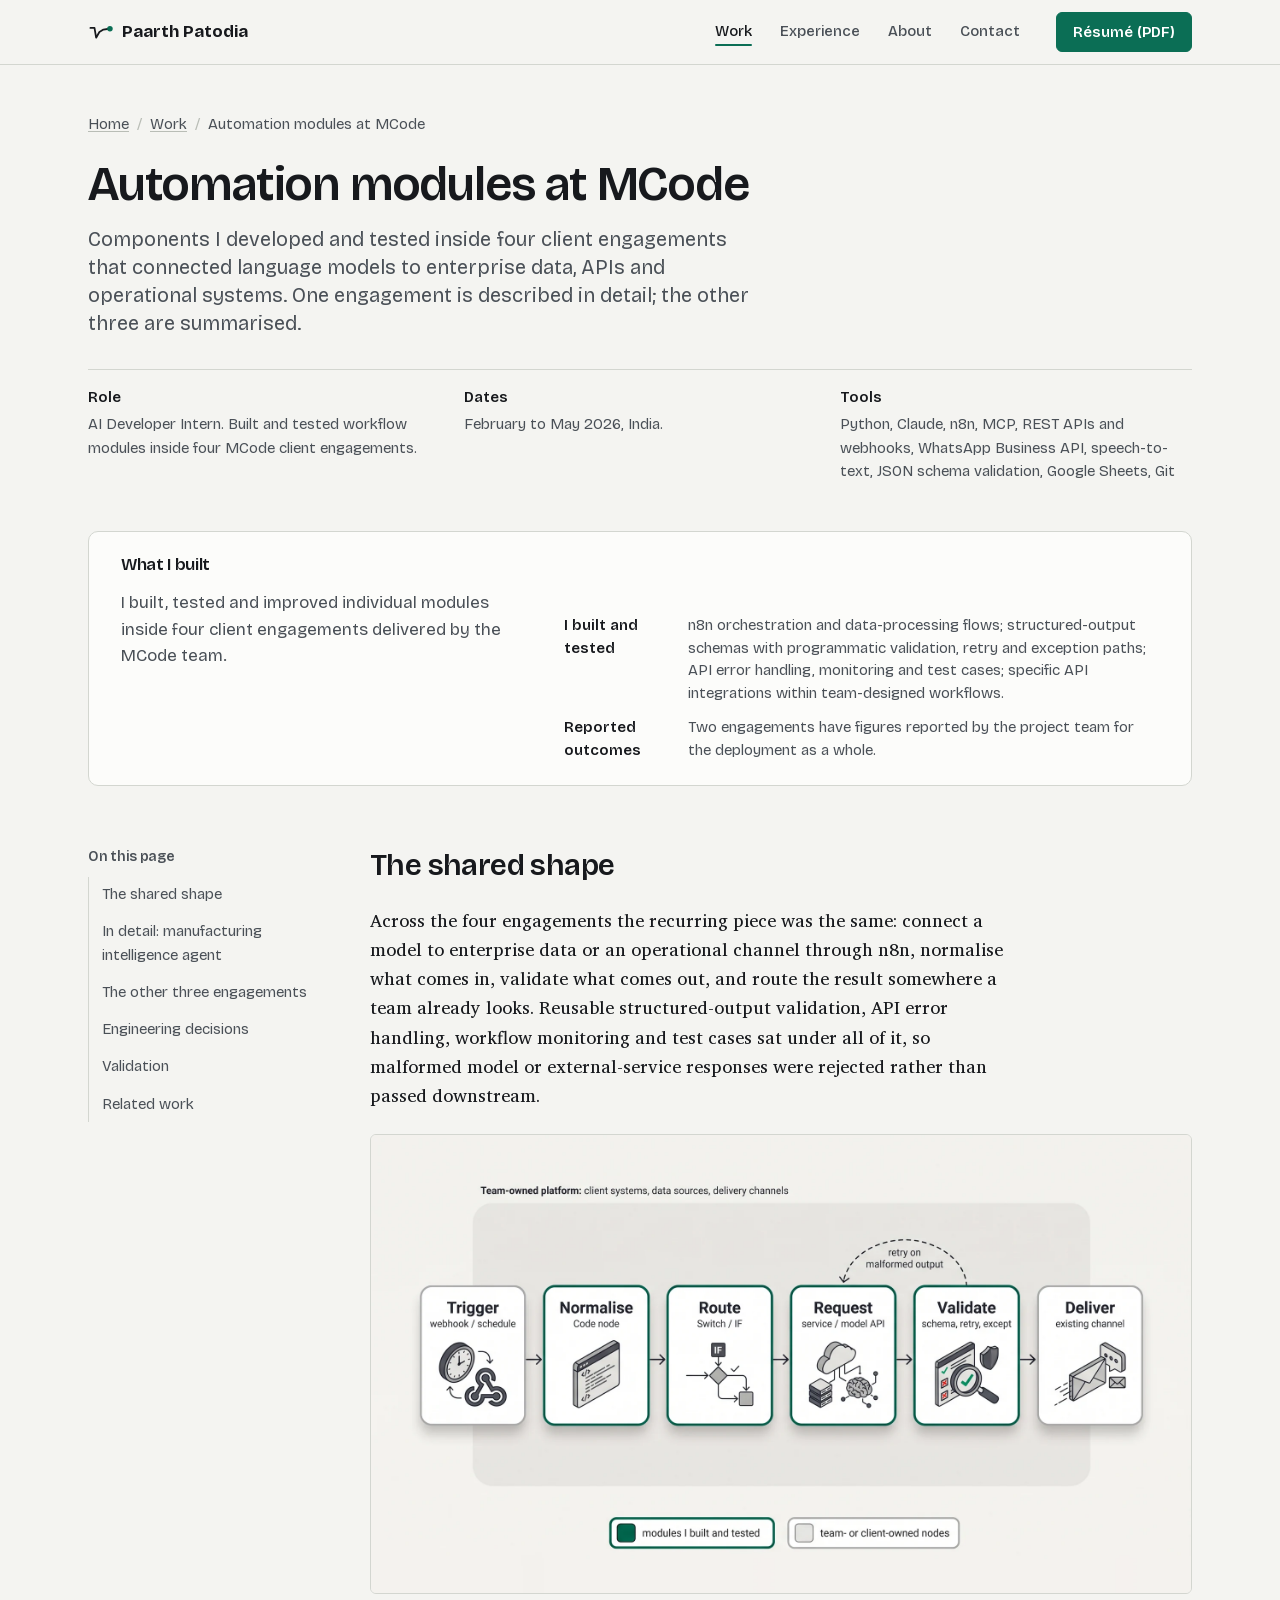
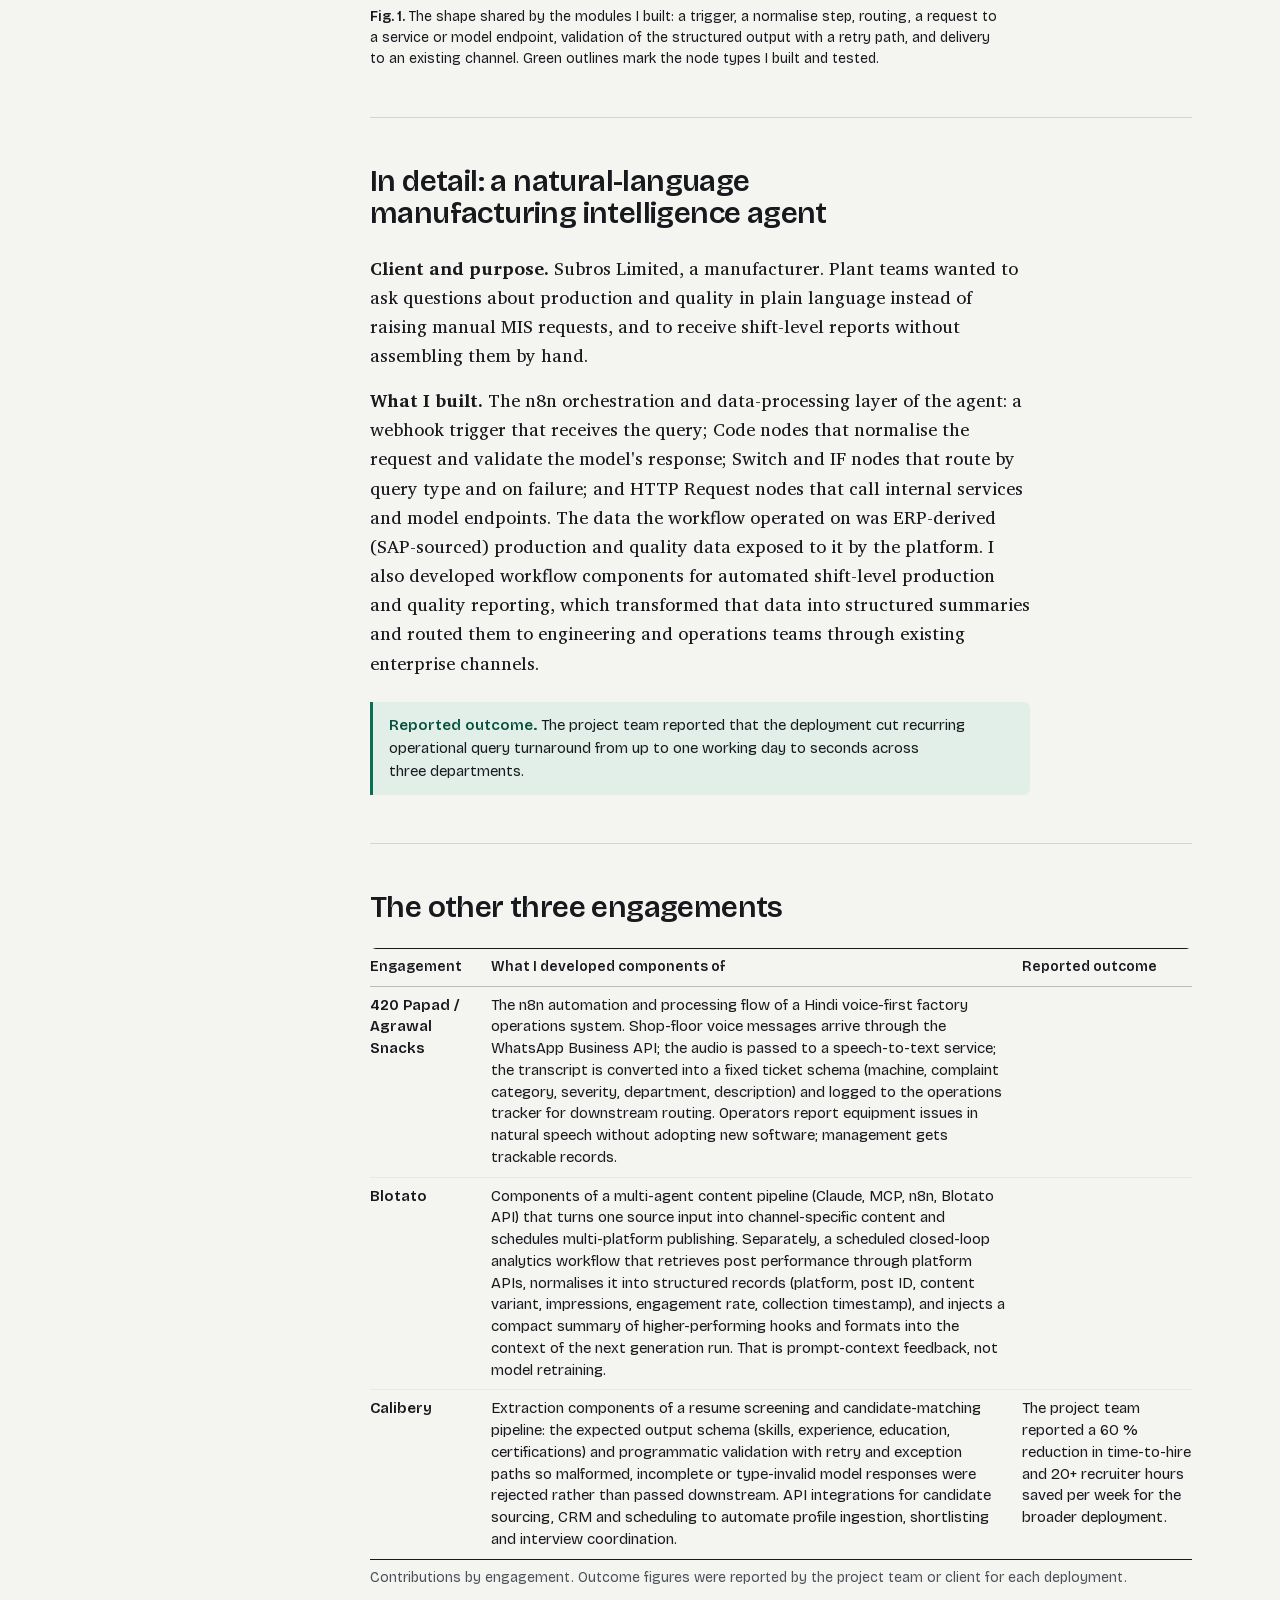
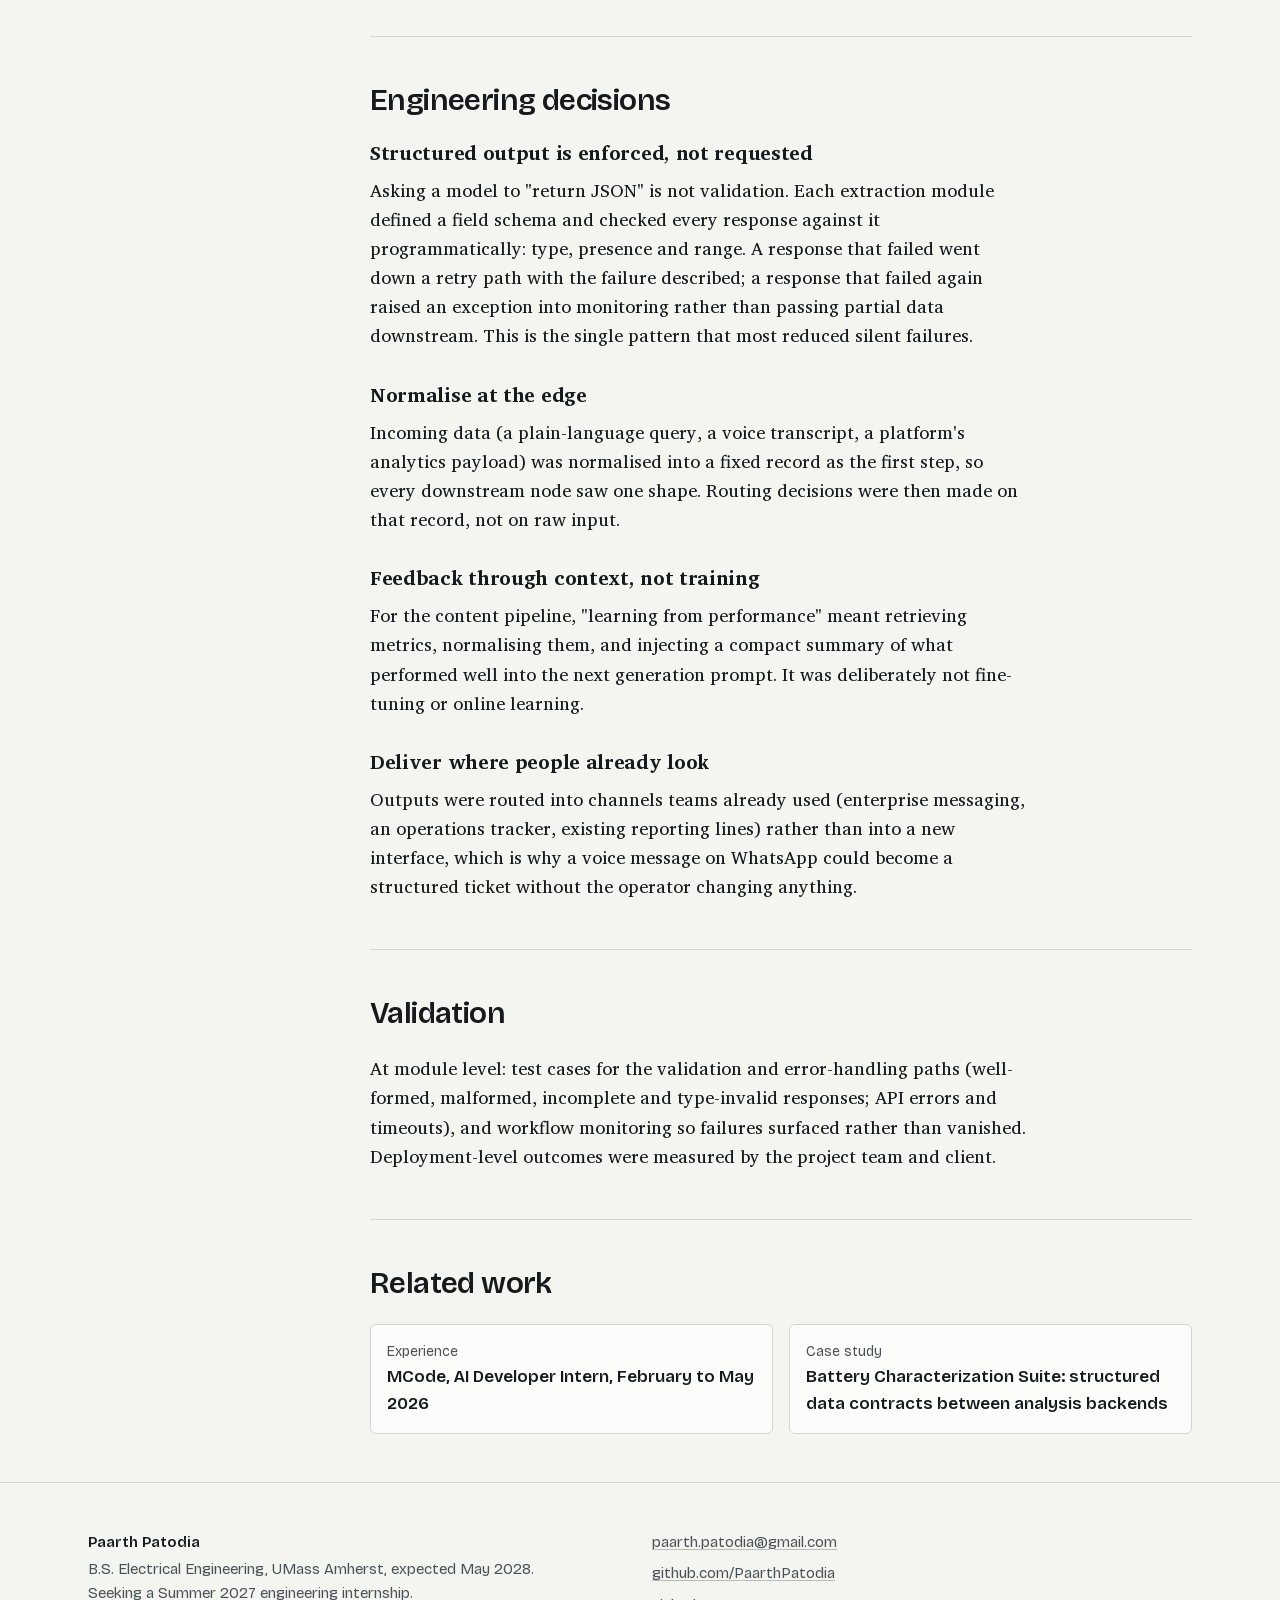
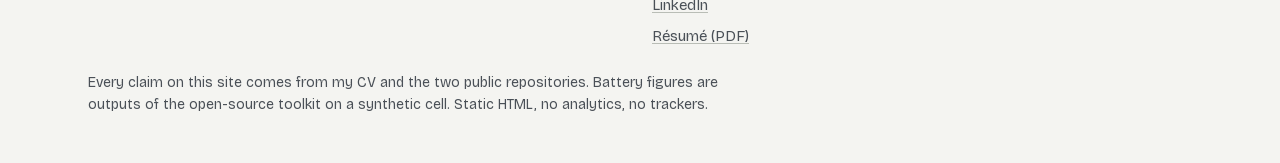
<file: work/automation-modules-mcode/index.html>
<!doctype html>
<html lang="en" class="no-js">
<head>
<meta charset="utf-8">
<meta name="viewport" content="width=device-width, initial-scale=1">
<title>Automation modules at MCode, a case study by Paarth Patodia</title>
<meta name="description" content="Modules developed and tested inside four client AI-automation engagements as an AI developer intern at MCode: n8n orchestration and data-processing flows, structured-output validation with retry and exception paths, and API integrations.">
<meta name="author" content="Paarth Patodia">
<meta name="theme-color" content="#F4F4F1">
<meta name="color-scheme" content="light">
<link rel="canonical" href="https://paarthpatodia.github.io/work/automation-modules-mcode/">
<meta property="og:type" content="article">
<meta property="og:site_name" content="Paarth Patodia">
<meta property="og:title" content="Automation modules at MCode">
<meta property="og:description" content="Modules developed and tested inside four client AI-automation engagements as an AI developer intern at MCode: n8n orchestration and data-processing flows, structured-output validation with retry and exception paths, and API integrations.">
<meta property="og:url" content="https://paarthpatodia.github.io/work/automation-modules-mcode/">
<meta property="og:image" content="https://paarthpatodia.github.io/assets/og-image.png">
<meta property="og:image:width" content="1200">
<meta property="og:image:height" content="630">
<meta property="og:image:alt" content="Paarth Patodia, electrical engineering student at UMass Amherst: battery analysis tools and embedded systems.">
<meta name="twitter:card" content="summary_large_image">
<link rel="icon" href="data:image/svg+xml,%3Csvg xmlns='http://www.w3.org/2000/svg' viewBox='0 0 32 32'%3E%3Crect width='32' height='32' rx='4' fill='%23F4F4F1'/%3E%3Cpath d='M4 11h5l2 12 4-7 5-3 6-1' fill='none' stroke='%2317191D' stroke-width='2.2' stroke-linejoin='round' stroke-linecap='round'/%3E%3Ccircle cx='26' cy='12' r='3.4' fill='%230B6E55'/%3E%3C/svg%3E">
<link rel="preload" href="../../assets/fonts/bricolage-grotesque-200-800-normal-latin.woff2" as="font" type="font/woff2" crossorigin>
<link rel="preload" href="../../assets/fonts/ibm-plex-mono-400-normal-latin.woff2" as="font" type="font/woff2" crossorigin>
<link rel="stylesheet" href="../../css/site.css">
<script>document.documentElement.className = document.documentElement.className.replace('no-js', 'js');</script>

</head>
<body>
<svg width="0" height="0" style="position:absolute" aria-hidden="true" focusable="false">
  <defs>
    <pattern id="hatch" patternUnits="userSpaceOnUse" width="6" height="6" patternTransform="rotate(45)">
      <line x1="0" y1="0" x2="0" y2="6" stroke="#B9BDB6" stroke-width="1"/>
    </pattern>
    <marker id="arrowhead" viewBox="0 0 10 10" refX="9" refY="5" markerWidth="7" markerHeight="7" orient="auto-start-reverse">
      <path d="M0 0.5 L9.5 5 L0 9.5 z" fill="#17191D"/>
    </marker>
    <marker id="arrowhead-soft" viewBox="0 0 10 10" refX="9" refY="5" markerWidth="7" markerHeight="7" orient="auto-start-reverse">
      <path d="M0 0.5 L9.5 5 L0 9.5 z" fill="#6B727A"/>
    </marker>
  </defs>
</svg>
<a class="skip" href="#main">Skip to content</a>
<header class="topbar">
  <div class="topbar-inner">
    <a class="brand" href="../../" aria-label="Paarth Patodia, home">
      <svg class="brand-mark" viewBox="0 0 32 32" width="26" height="26" aria-hidden="true" focusable="false"><path d="M3 11h5l2 12 4-7 5-3 7-1" fill="none" stroke="currentColor" stroke-width="2.2" stroke-linejoin="round" stroke-linecap="round"/><circle cx="27" cy="12" r="3.4" fill="#0B6E55"/></svg>
      <span>Paarth Patodia</span>
    </a>
    <button class="menu-toggle" type="button" aria-expanded="false" aria-controls="site-menu" hidden>
      <span class="menu-toggle-icon" aria-hidden="true"><i></i><i></i><i></i></span>
      <span class="menu-toggle-label">Menu</span>
    </button>
    <nav id="site-menu" class="menu" aria-label="Site">
      <ul class="menu-list" role="list">
        <li><a href="../../#work" aria-current="page">Work</a></li>
        <li><a href="../../#experience">Experience</a></li>
        <li><a href="../../#about">About</a></li>
        <li><a href="../../#contact">Contact</a></li>
      </ul>
      <a class="btn btn-primary btn-small menu-resume" href="../../assets/Paarth_Patodia_Resume.pdf" download>Résumé (PDF)</a>
    </nav>
  </div>
</header>


<main id="main">

<header class="case-head container">
  <ol class="crumbs" role="list"><li><a href="../../">Home</a></li><li><a href="../../#work">Work</a></li><li>Automation modules at MCode</li></ol>
  <h1>Automation modules at MCode</h1>
  <p class="standfirst">Components I developed and tested inside four client engagements that connected language models to enterprise data, APIs and operational systems. One engagement is described in detail; the other three are summarised.</p>
  <dl class="case-meta">
    <div><dt>Role</dt><dd>AI Developer Intern. Built and tested workflow modules inside four MCode client engagements.</dd></div>
    <div><dt>Dates</dt><dd>February to May 2026, India.</dd></div>
    <div><dt>Tools</dt><dd>Python, Claude, n8n, MCP, REST APIs and webhooks, WhatsApp Business API, speech-to-text, JSON schema validation, Google Sheets, Git</dd></div>
  </dl>
</header>

<div class="container">
  <section class="key-result" aria-labelledby="kr-h">
    <h2 id="kr-h">What I built</h2>
    <div class="kr-text">
      <p>I built, tested and improved individual modules inside four client engagements delivered by the MCode team.</p>
    </div>
    <div class="kr-table">
      <dl class="work-facts">
        <div><dt>I built and tested</dt><dd>n8n orchestration and data-processing flows; structured-output schemas with programmatic validation, retry and exception paths; API error handling, monitoring and test cases; specific API integrations within team-designed workflows.</dd></div>
        <div><dt>Reported outcomes</dt><dd>Two engagements have figures reported by the project team for the deployment as a whole.</dd></div>
      </dl>
    </div>
  </section>
</div>

<div class="container case-body">
  <nav class="case-toc" aria-label="On this page">
    <h2>On this page</h2>
    <ol role="list">
      <li><a href="#shape">The shared shape</a></li>
      <li><a href="#subros">In detail: manufacturing intelligence agent</a></li>
      <li><a href="#others">The other three engagements</a></li>
      <li><a href="#decisions">Engineering decisions</a></li>
      <li><a href="#validation">Validation</a></li>
      <li><a href="#links">Related work</a></li>
    </ol>
  </nav>

  <div class="case-main">

    <section id="shape" class="case-section" aria-labelledby="shape-h">
      <h2 id="shape-h">The shared shape</h2>
      <div class="prose">
        <p>Across the four engagements the recurring piece was the same: connect a model to enterprise data or an operational channel through n8n, normalise what comes in, validate what comes out, and route the result somewhere a team already looks. Reusable structured-output validation, API error handling, workflow monitoring and test cases sat under all of it, so malformed model or external-service responses were rejected rather than passed downstream.</p>
      </div>
      <figure class="figure">
        <a class="diagram-link" href="../../assets/diagrams/workflow-modules-1920.jpg" aria-label="Open the diagram at full size">
<picture>
          <source type="image/webp" srcset="../../assets/diagrams/workflow-modules-960.webp 960w, ../../assets/diagrams/workflow-modules-1920.webp 1920w" sizes="(max-width: 1240px) 100vw, 1100px">
          <img class="diagram-img" src="../../assets/diagrams/workflow-modules-1920.jpg" srcset="../../assets/diagrams/workflow-modules-960.jpg 960w, ../../assets/diagrams/workflow-modules-1920.jpg 1920w" sizes="(max-width: 1240px) 100vw, 1100px" width="1920" height="1072" alt="Illustrative shape of the workflow modules I built at MCode. A left-to-right chain of nodes: a trigger (webhook or schedule) receives an input; a normalise step cleans it into a fixed record; a route step branches by query type or failure; an HTTP request step calls an internal service or a model endpoint; a validate step checks the structured output against a schema and retries or raises an exception on failure; a deliver step routes the result to an existing channel. My modules are outlined in green; the surrounding platform, owned by the team, is shown as a soft background." loading="lazy" decoding="async">
        </picture>
        </a>
        <figcaption class="caption"><span class="fignum">Fig. 1.</span> <span class="what">The shape shared by the modules I built: a trigger, a normalise step, routing, a request to a service or model endpoint, validation of the structured output with a retry path, and delivery to an existing channel. Green outlines mark the node types I built and tested.</span></figcaption>
      </figure>
    </section>

    <section id="subros" class="case-section" aria-labelledby="subros-h">
      <h2 id="subros-h">In detail: a natural-language manufacturing intelligence agent</h2>
      <div class="prose">
        <p><strong>Client and purpose.</strong> Subros Limited, a manufacturer. Plant teams wanted to ask questions about production and quality in plain language instead of raising manual MIS requests, and to receive shift-level reports without assembling them by hand.</p>
        <p><strong>What I built.</strong> The n8n orchestration and data-processing layer of the agent: a webhook trigger that receives the query; Code nodes that normalise the request and validate the model's response; Switch and IF nodes that route by query type and on failure; and HTTP Request nodes that call internal services and model endpoints. The data the workflow operated on was ERP-derived (SAP-sourced) production and quality data exposed to it by the platform. I also developed workflow components for automated shift-level production and quality reporting, which transformed that data into structured summaries and routed them to engineering and operations teams through existing enterprise channels.</p>
      </div>
      <p class="callout"><strong>Reported outcome.</strong> The project team reported that the deployment cut recurring operational query turnaround from up to one working day to seconds across three departments.</p>
    </section>

    <section id="others" class="case-section" aria-labelledby="others-h">
      <h2 id="others-h">The other three engagements</h2>
      <div class="tbl-scroll">
        <table class="tbl">
          <caption>Contributions by engagement. Outcome figures were reported by the project team or client for each deployment.</caption>
          <thead><tr><th scope="col">Engagement</th><th scope="col">What I developed components of</th><th scope="col">Reported outcome</th></tr></thead>
          <tbody>
            <tr>
              <td class="rowhead">420 Papad / Agrawal Snacks</td>
              <td>The n8n automation and processing flow of a Hindi voice-first factory operations system. Shop-floor voice messages arrive through the WhatsApp Business API; the audio is passed to a speech-to-text service; the transcript is converted into a fixed ticket schema (machine, complaint category, severity, department, description) and logged to the operations tracker for downstream routing. Operators report equipment issues in natural speech without adopting new software; management gets trackable records.</td>
              <td></td>
            </tr>
            <tr>
              <td class="rowhead">Blotato</td>
              <td>Components of a multi-agent content pipeline (Claude, MCP, n8n, Blotato API) that turns one source input into channel-specific content and schedules multi-platform publishing. Separately, a scheduled closed-loop analytics workflow that retrieves post performance through platform APIs, normalises it into structured records (platform, post ID, content variant, impressions, engagement rate, collection timestamp), and injects a compact summary of higher-performing hooks and formats into the context of the next generation run. That is prompt-context feedback, not model retraining.</td>
              <td></td>
            </tr>
            <tr>
              <td class="rowhead">Calibery</td>
              <td>Extraction components of a resume screening and candidate-matching pipeline: the expected output schema (skills, experience, education, certifications) and programmatic validation with retry and exception paths so malformed, incomplete or type-invalid model responses were rejected rather than passed downstream. API integrations for candidate sourcing, CRM and scheduling to automate profile ingestion, shortlisting and interview coordination.</td>
              <td>The project team reported a 60 % reduction in time-to-hire and 20+ recruiter hours saved per week for the broader deployment.</td>
            </tr>
          </tbody>
        </table>
      </div>
    </section>

    <section id="decisions" class="case-section" aria-labelledby="decisions-h">
      <h2 id="decisions-h">Engineering decisions</h2>
      <div class="prose">
        <h3>Structured output is enforced, not requested</h3>
        <p>Asking a model to "return JSON" is not validation. Each extraction module defined a field schema and checked every response against it programmatically: type, presence and range. A response that failed went down a retry path with the failure described; a response that failed again raised an exception into monitoring rather than passing partial data downstream. This is the single pattern that most reduced silent failures.</p>
        <h3>Normalise at the edge</h3>
        <p>Incoming data (a plain-language query, a voice transcript, a platform's analytics payload) was normalised into a fixed record as the first step, so every downstream node saw one shape. Routing decisions were then made on that record, not on raw input.</p>
        <h3>Feedback through context, not training</h3>
        <p>For the content pipeline, "learning from performance" meant retrieving metrics, normalising them, and injecting a compact summary of what performed well into the next generation prompt. It was deliberately not fine-tuning or online learning.</p>
        <h3>Deliver where people already look</h3>
        <p>Outputs were routed into channels teams already used (enterprise messaging, an operations tracker, existing reporting lines) rather than into a new interface, which is why a voice message on WhatsApp could become a structured ticket without the operator changing anything.</p>
      </div>
    </section>

    <section id="validation" class="case-section" aria-labelledby="validation-h">
      <h2 id="validation-h">Validation</h2>
      <div class="prose">
        <p>At module level: test cases for the validation and error-handling paths (well-formed, malformed, incomplete and type-invalid responses; API errors and timeouts), and workflow monitoring so failures surfaced rather than vanished. Deployment-level outcomes were measured by the project team and client.</p>
      </div>
    </section>

    <section id="links" class="case-section" aria-labelledby="links-h">
      <h2 id="links-h">Related work</h2>
      <ul class="related" role="list">
        <li><a href="../../#experience"><span class="kind">Experience</span><span class="name">MCode, AI Developer Intern, February to May 2026</span></a></li>
        <li><a href="../../work/battery-characterization-suite/"><span class="kind">Case study</span><span class="name">Battery Characterization Suite: structured data contracts between analysis backends</span></a></li>
      </ul>
    </section>

  </div>
</div>

</main>
<footer class="site-footer">
  <div class="container footer-inner">
    <div class="footer-col">
      <p class="footer-name">Paarth Patodia</p>
      <p class="footer-line">B.S. Electrical Engineering, UMass Amherst, expected May 2028. Seeking a Summer 2027 engineering internship.</p>
    </div>
    <ul class="footer-links" role="list">
      <li><a href="mailto:paarth.patodia@gmail.com">paarth.patodia@gmail.com</a></li>
      <li><a href="https://github.com/PaarthPatodia" rel="me">github.com/PaarthPatodia</a></li>
      <li><a href="https://www.linkedin.com/in/paarth-patodia-617a7a30a/" rel="me">LinkedIn</a></li>
      <li><a href="../../assets/Paarth_Patodia_Resume.pdf" download>Résumé (PDF)</a></li>
    </ul>
    <p class="footer-note">Every claim on this site comes from my CV and the two public repositories. Battery figures are outputs of the open-source toolkit on a synthetic cell. Static HTML, no analytics, no trackers.</p>
  </div>
</footer>
<script src="../../js/site.js" defer></script>

</body>
</html>
</file>
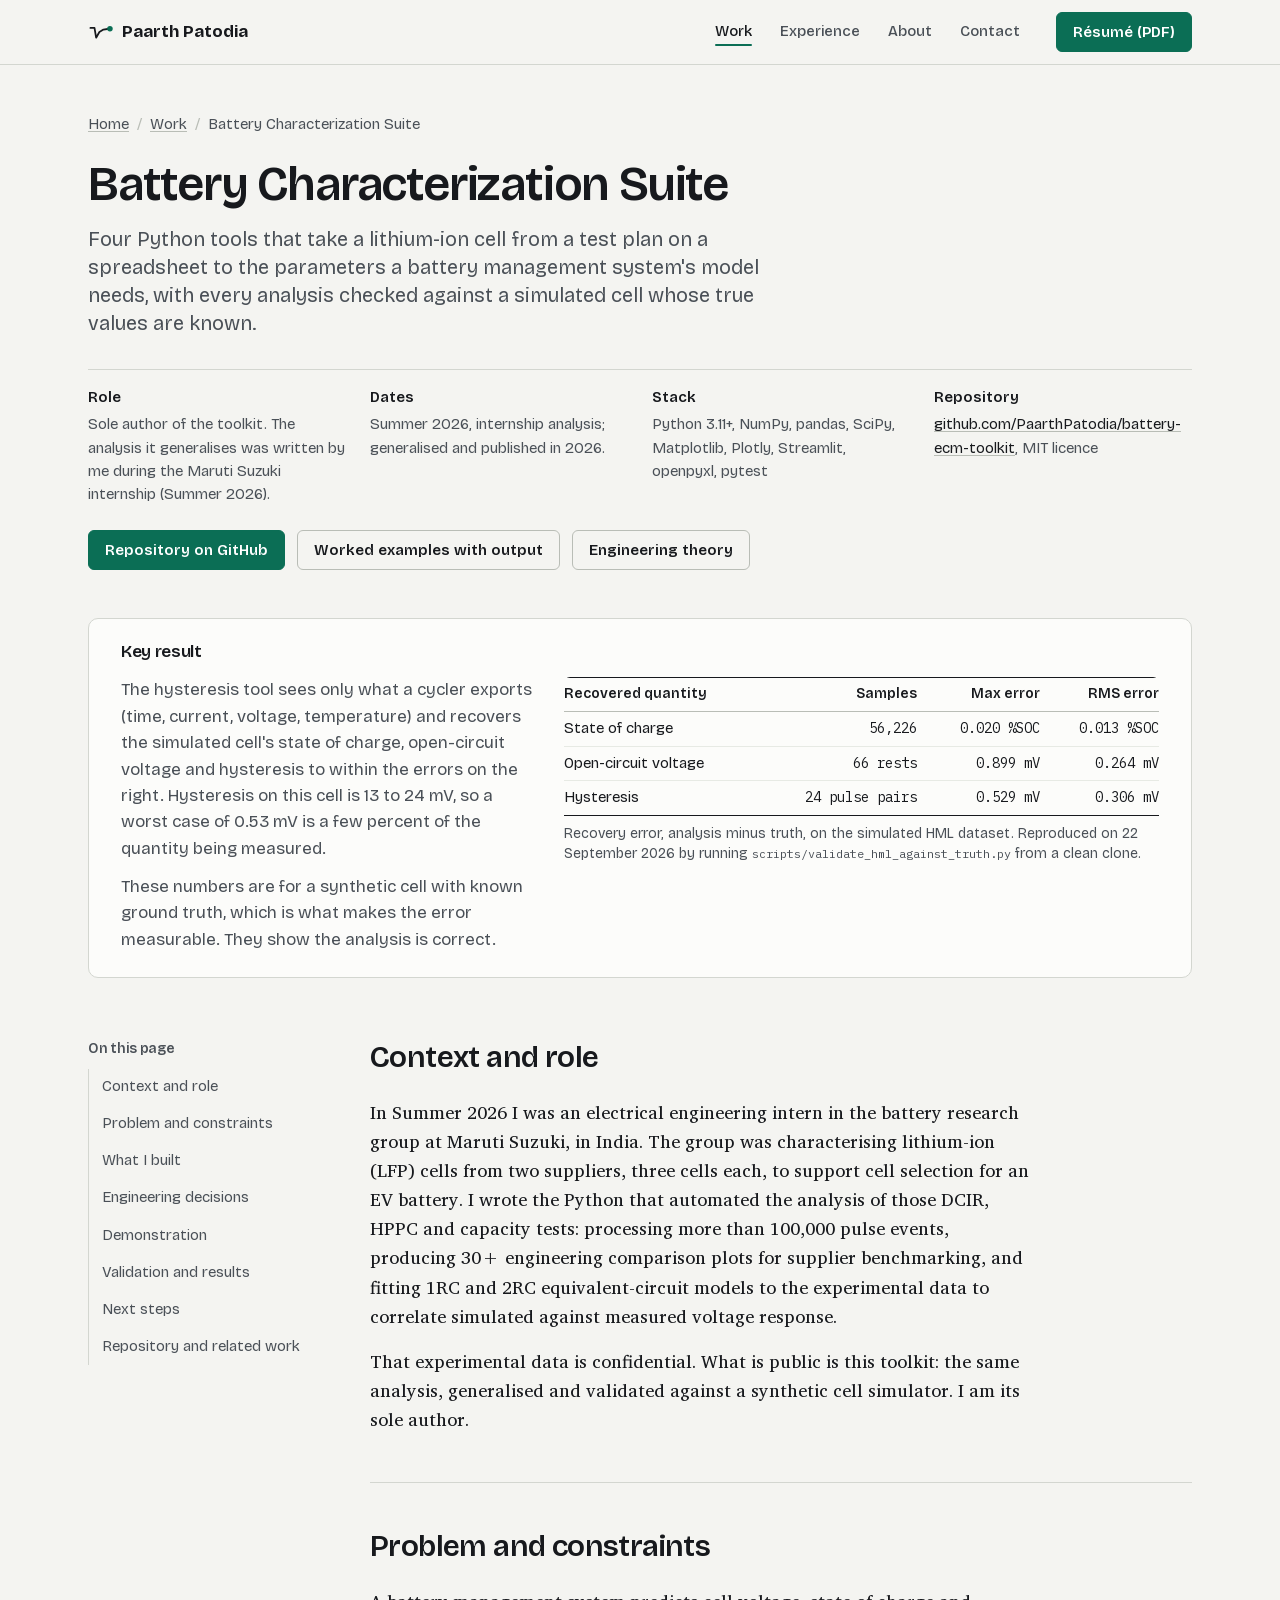
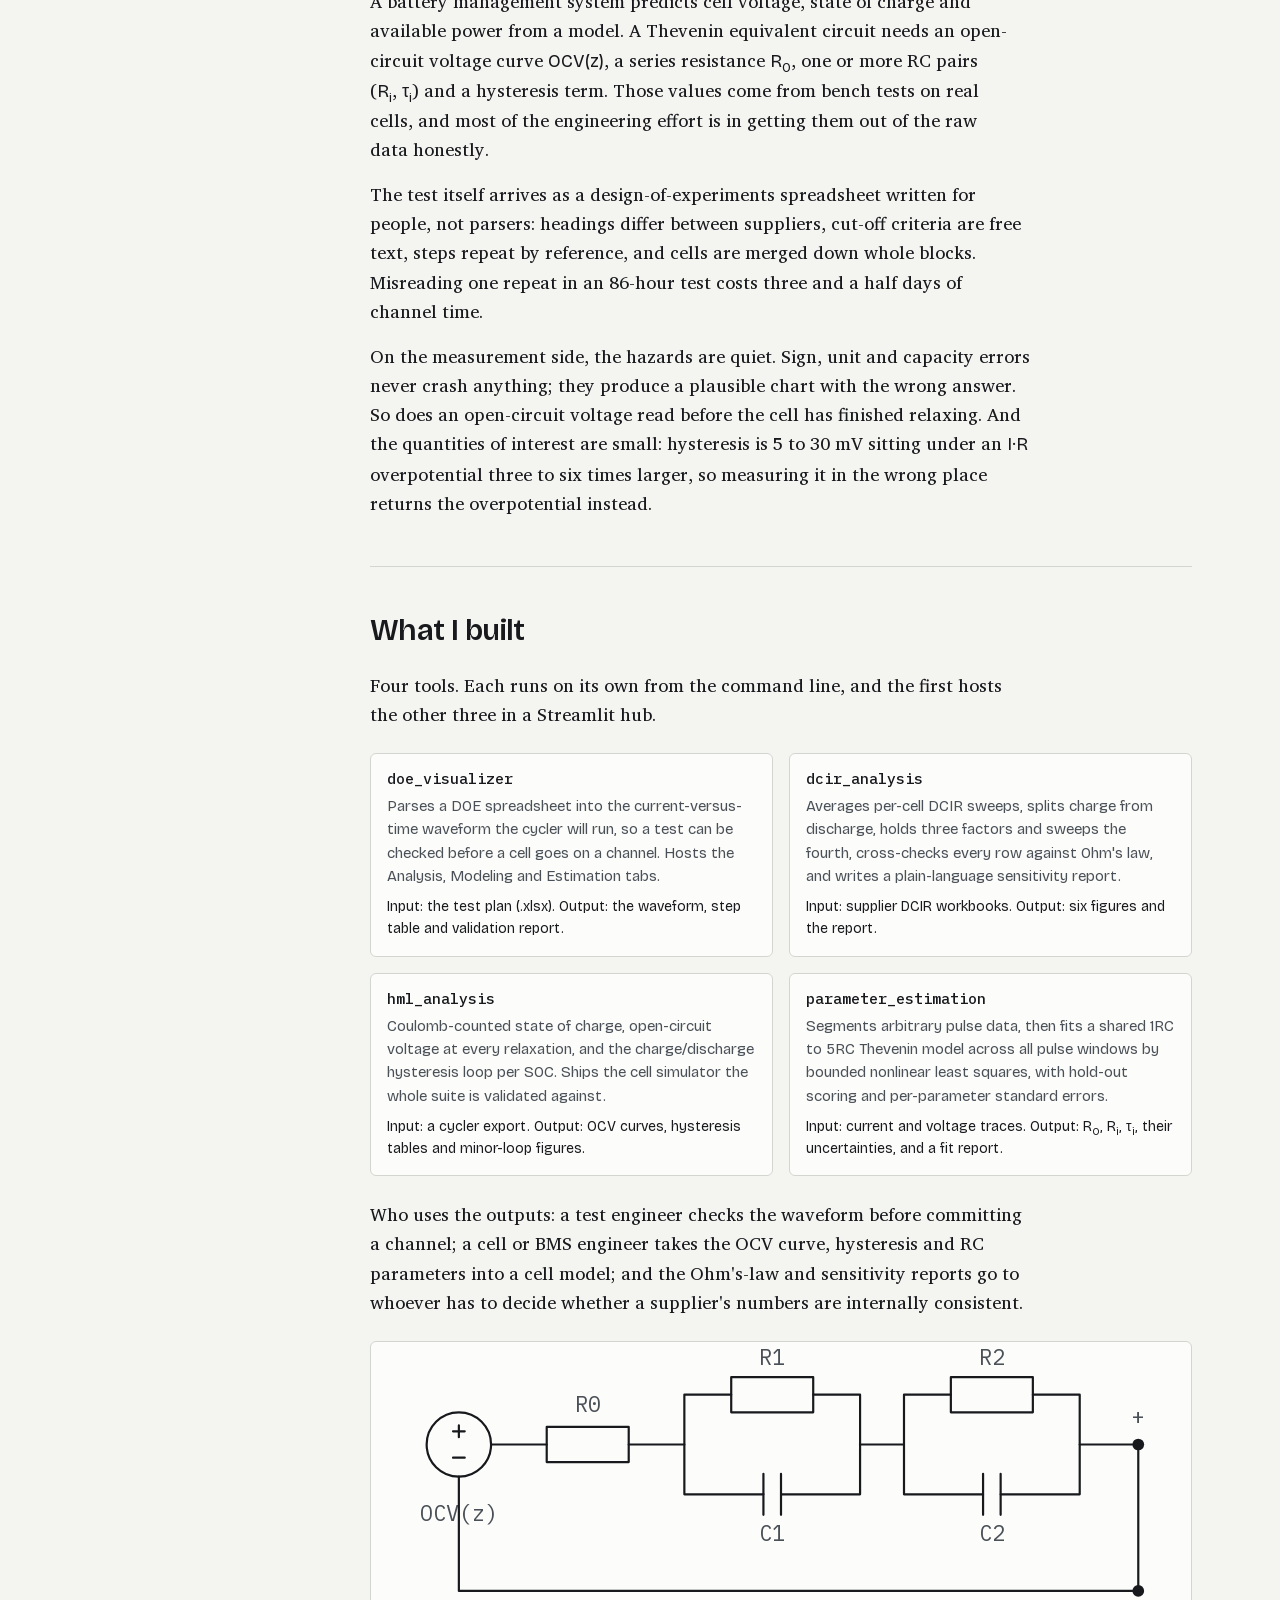
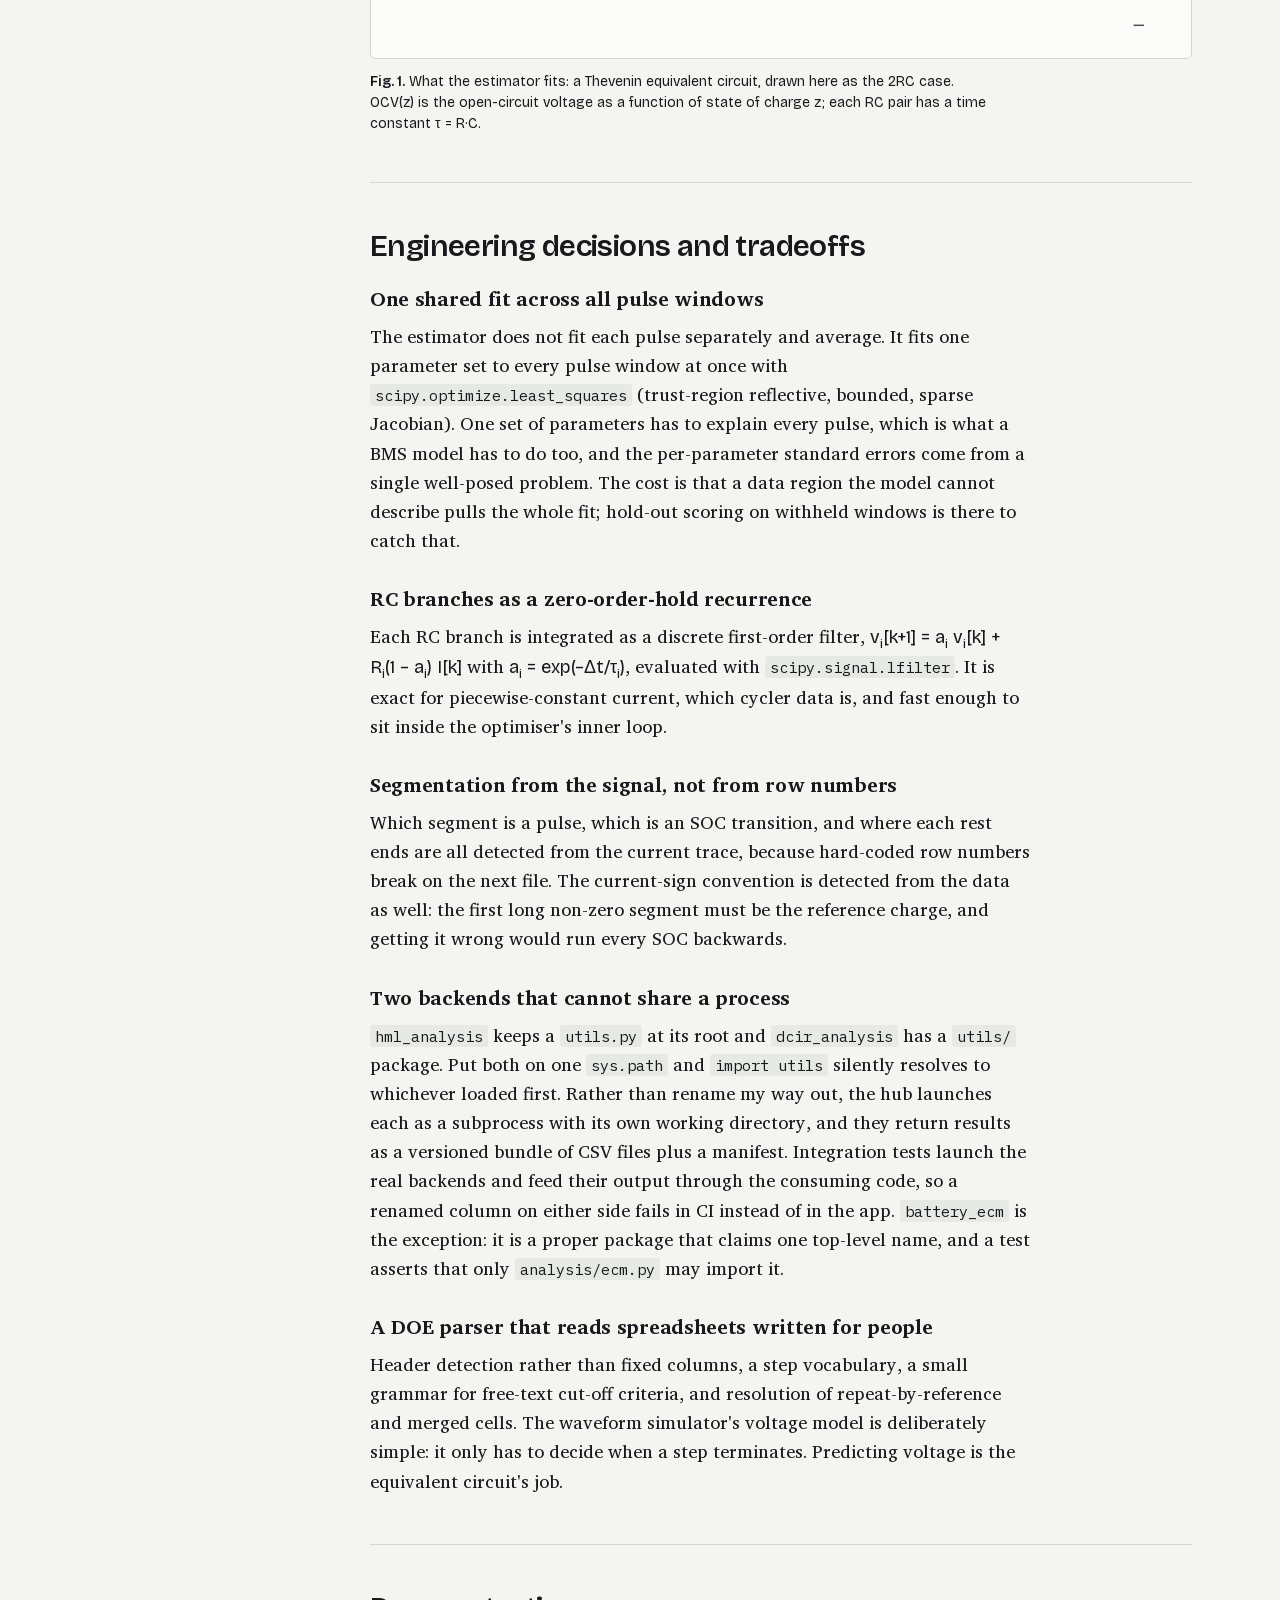
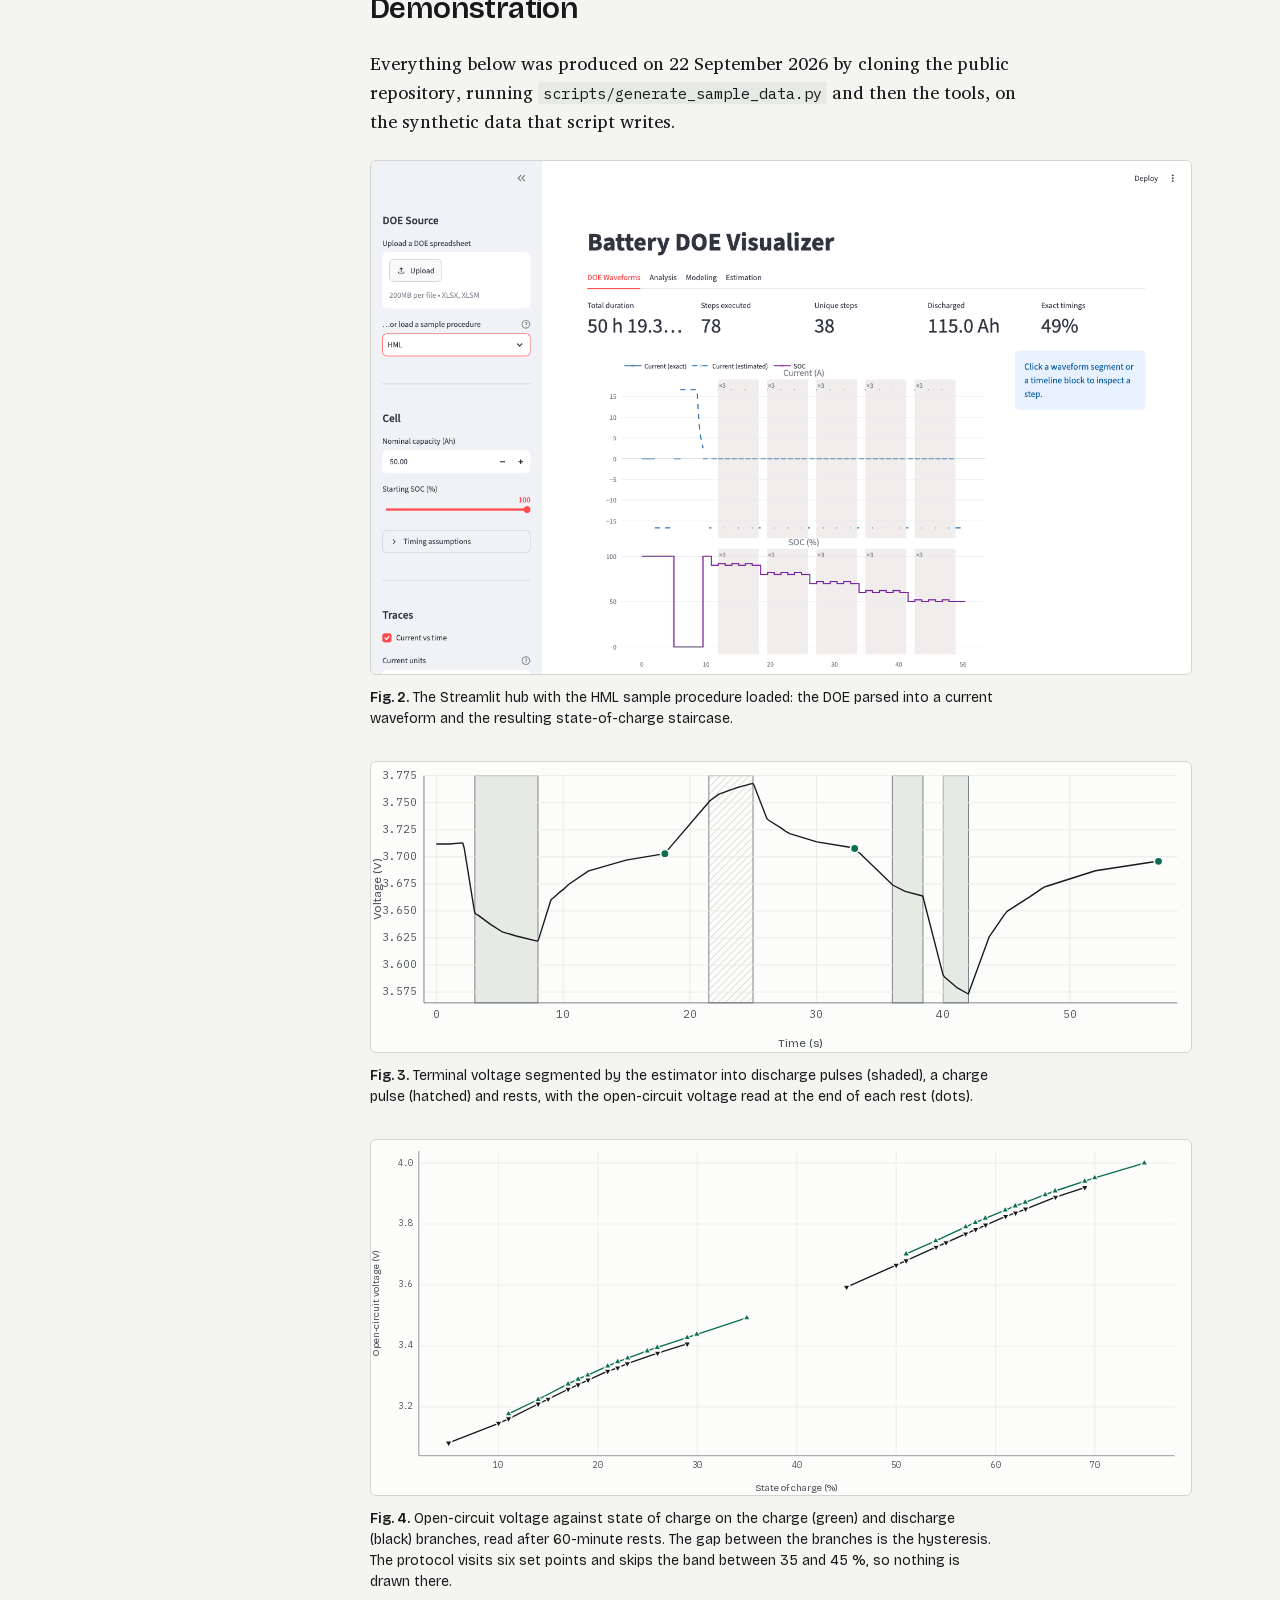
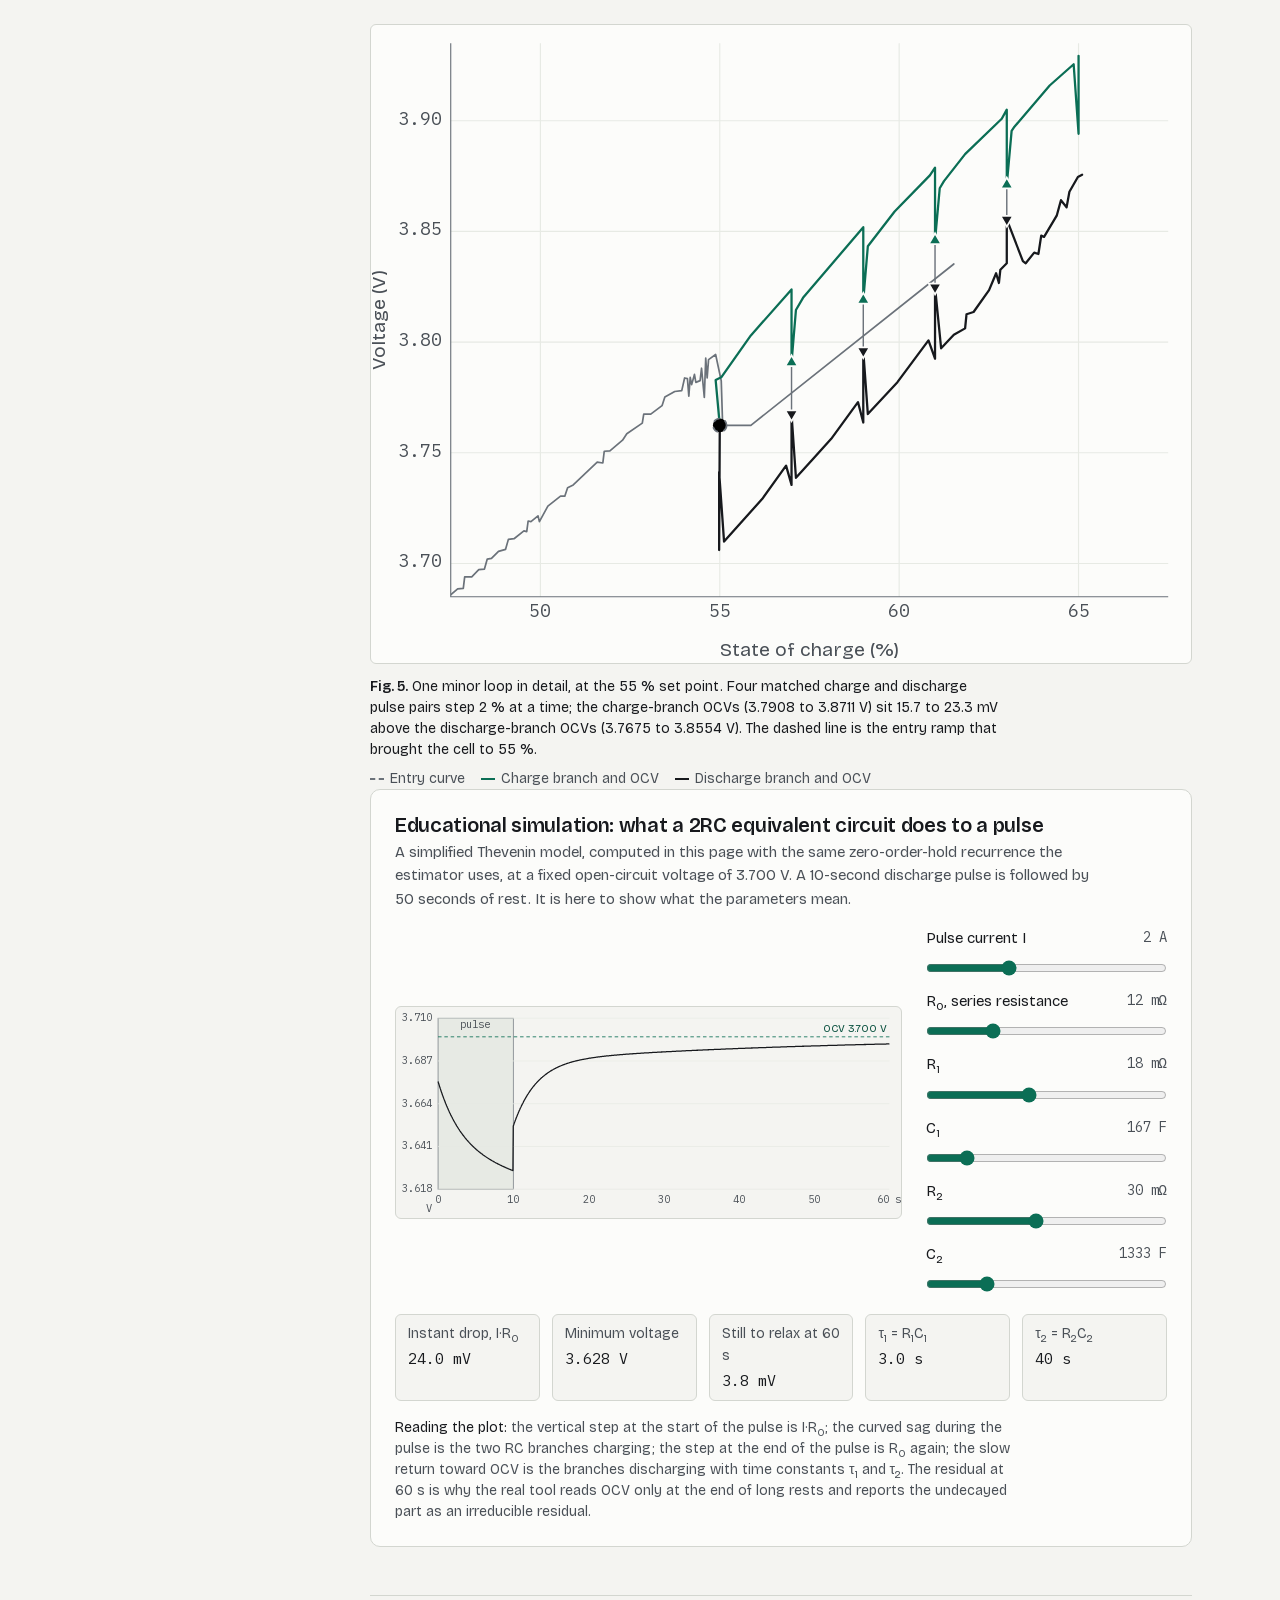
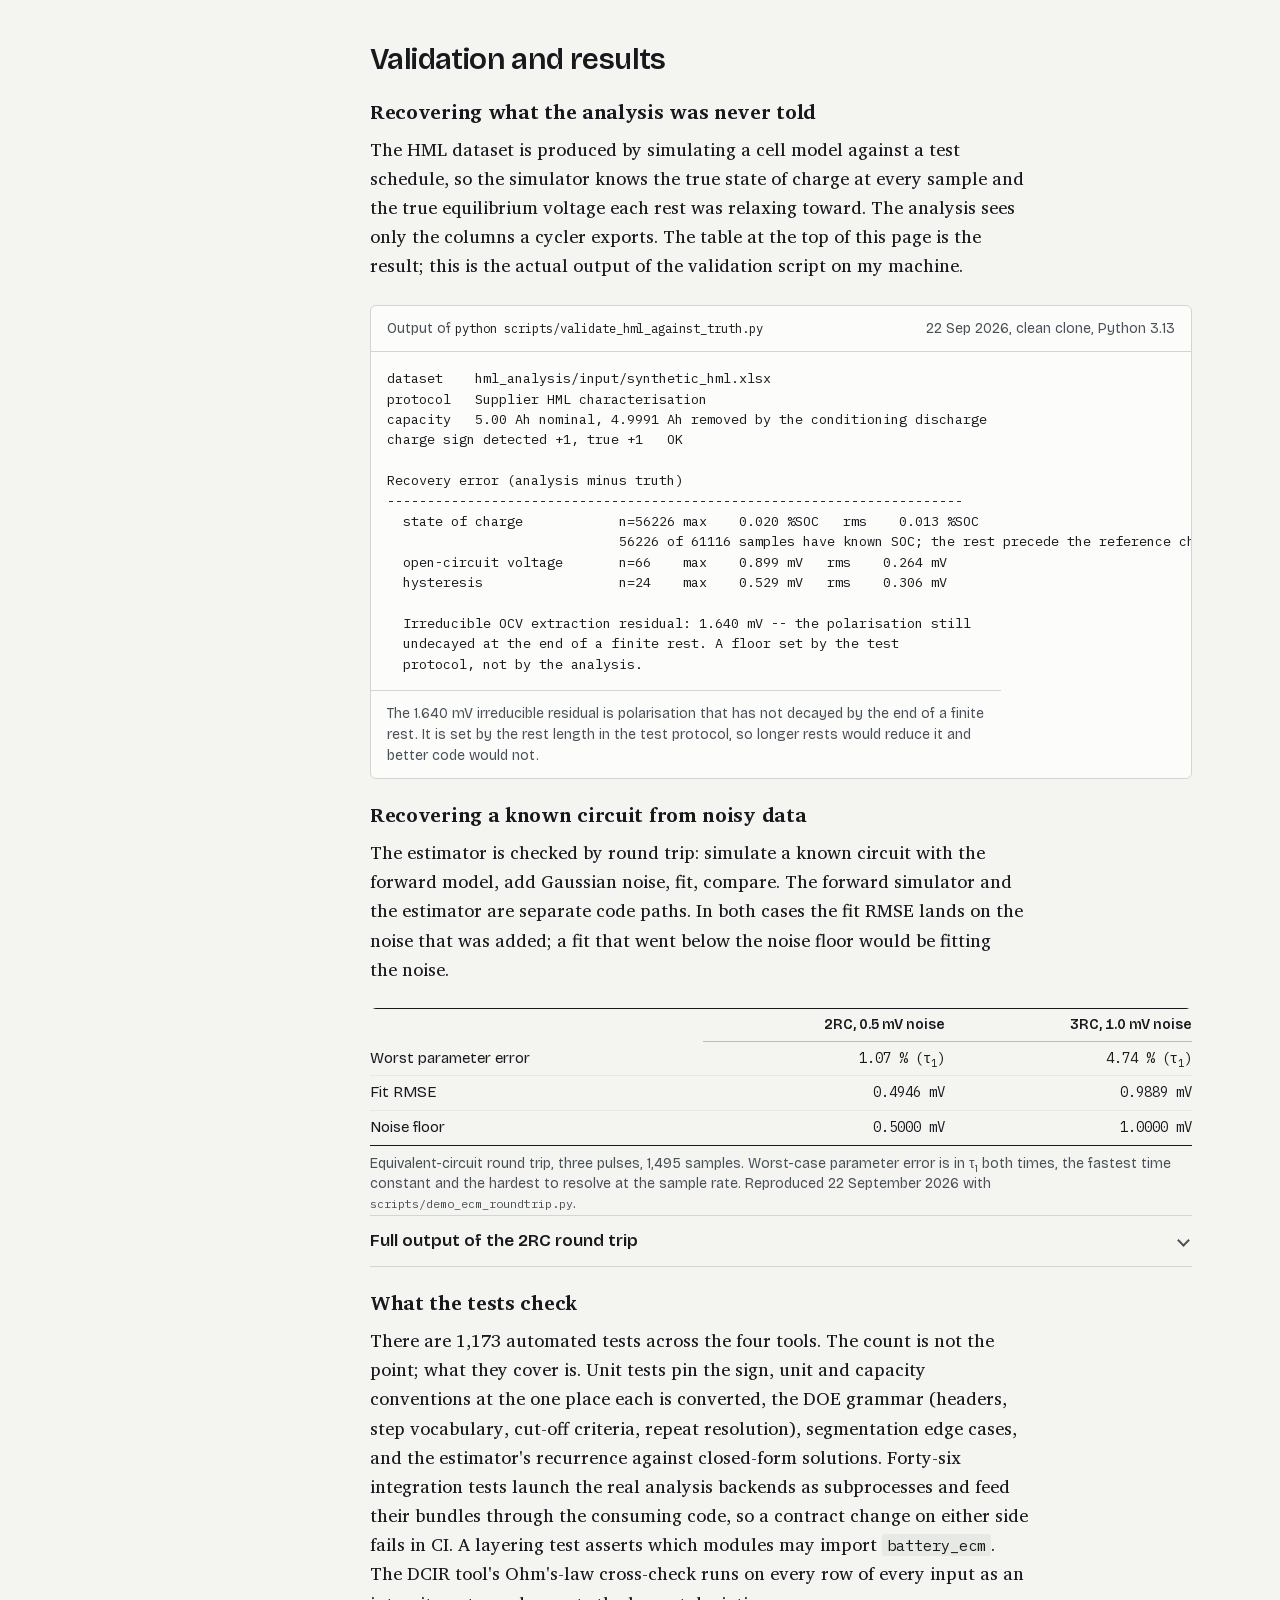
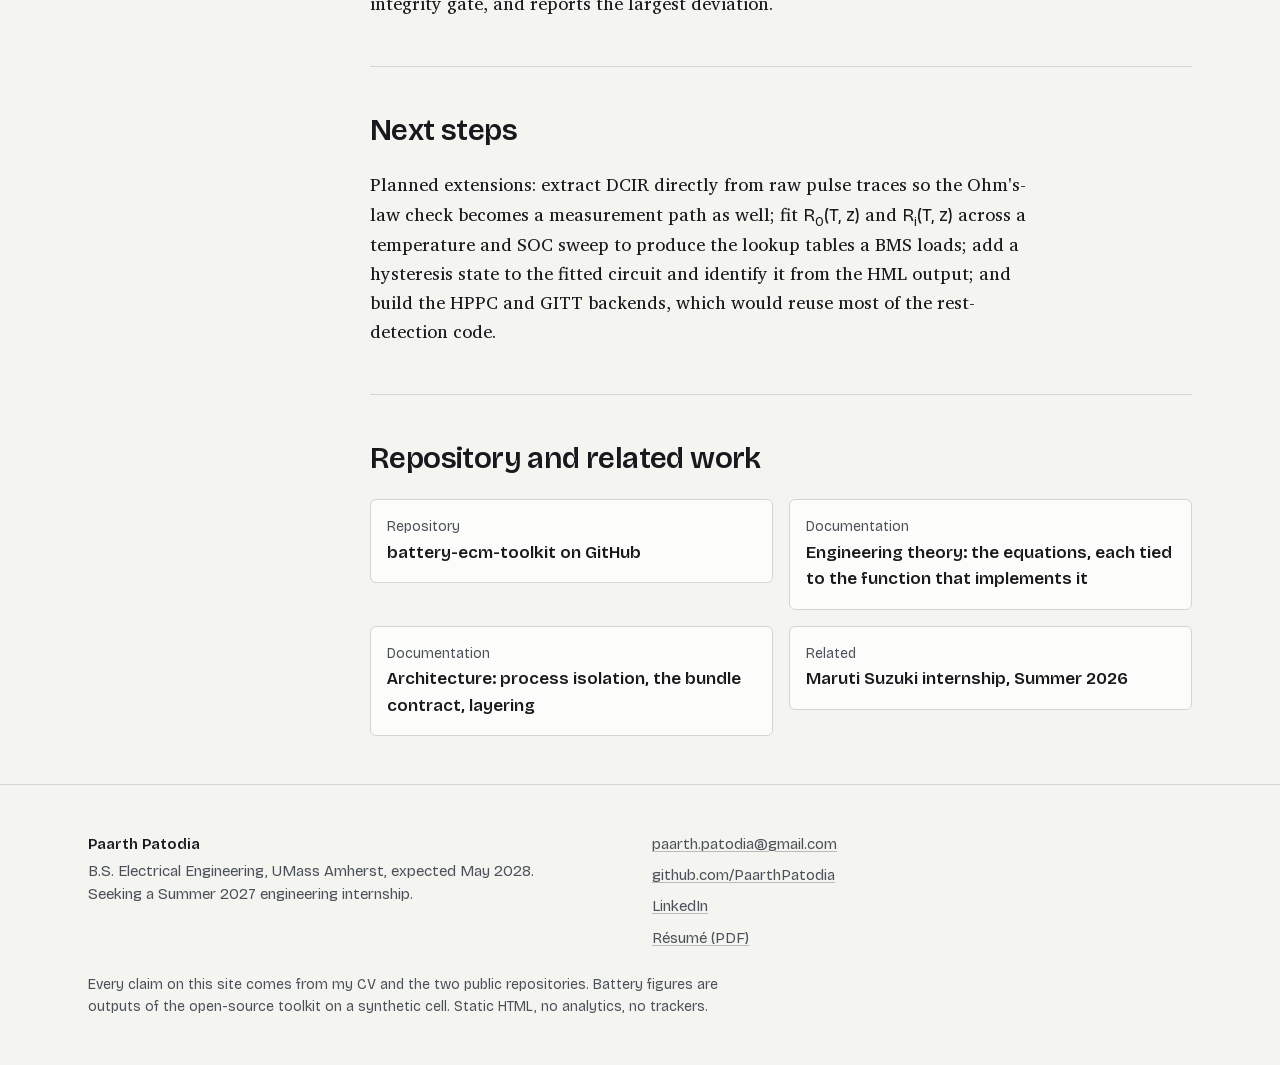
<file: work/battery-characterization-suite/index.html>
<!doctype html>
<html lang="en" class="no-js">
<head>
<meta charset="utf-8">
<meta name="viewport" content="width=device-width, initial-scale=1">
<title>Battery Characterization Suite, a case study by Paarth Patodia</title>
<meta name="description" content="Four Python tools that extract battery-model parameters from lithium-ion cycler data: DOE parsing, DCIR, SOC/OCV/hysteresis and 1RC to 5RC Thevenin equivalent-circuit estimation, validated against a synthetic cell with known ground truth.">
<meta name="author" content="Paarth Patodia">
<meta name="theme-color" content="#F4F4F1">
<meta name="color-scheme" content="light">
<link rel="canonical" href="https://paarthpatodia.github.io/work/battery-characterization-suite/">
<meta property="og:type" content="article">
<meta property="og:site_name" content="Paarth Patodia">
<meta property="og:title" content="Battery Characterization Suite">
<meta property="og:description" content="Four Python tools that extract battery-model parameters from lithium-ion cycler data: DOE parsing, DCIR, SOC/OCV/hysteresis and 1RC to 5RC Thevenin equivalent-circuit estimation, validated against a synthetic cell with known ground truth.">
<meta property="og:url" content="https://paarthpatodia.github.io/work/battery-characterization-suite/">
<meta property="og:image" content="https://paarthpatodia.github.io/assets/og-image.png">
<meta property="og:image:width" content="1200">
<meta property="og:image:height" content="630">
<meta property="og:image:alt" content="Paarth Patodia, electrical engineering student at UMass Amherst: battery analysis tools and embedded systems.">
<meta name="twitter:card" content="summary_large_image">
<link rel="icon" href="data:image/svg+xml,%3Csvg xmlns='http://www.w3.org/2000/svg' viewBox='0 0 32 32'%3E%3Crect width='32' height='32' rx='4' fill='%23F4F4F1'/%3E%3Cpath d='M4 11h5l2 12 4-7 5-3 6-1' fill='none' stroke='%2317191D' stroke-width='2.2' stroke-linejoin='round' stroke-linecap='round'/%3E%3Ccircle cx='26' cy='12' r='3.4' fill='%230B6E55'/%3E%3C/svg%3E">
<link rel="preload" href="../../assets/fonts/bricolage-grotesque-200-800-normal-latin.woff2" as="font" type="font/woff2" crossorigin>
<link rel="preload" href="../../assets/fonts/ibm-plex-mono-400-normal-latin.woff2" as="font" type="font/woff2" crossorigin>
<link rel="stylesheet" href="../../css/site.css">
<script>document.documentElement.className = document.documentElement.className.replace('no-js', 'js');</script>

</head>
<body>
<svg width="0" height="0" style="position:absolute" aria-hidden="true" focusable="false">
  <defs>
    <pattern id="hatch" patternUnits="userSpaceOnUse" width="6" height="6" patternTransform="rotate(45)">
      <line x1="0" y1="0" x2="0" y2="6" stroke="#B9BDB6" stroke-width="1"/>
    </pattern>
    <marker id="arrowhead" viewBox="0 0 10 10" refX="9" refY="5" markerWidth="7" markerHeight="7" orient="auto-start-reverse">
      <path d="M0 0.5 L9.5 5 L0 9.5 z" fill="#17191D"/>
    </marker>
    <marker id="arrowhead-soft" viewBox="0 0 10 10" refX="9" refY="5" markerWidth="7" markerHeight="7" orient="auto-start-reverse">
      <path d="M0 0.5 L9.5 5 L0 9.5 z" fill="#6B727A"/>
    </marker>
  </defs>
</svg>
<a class="skip" href="#main">Skip to content</a>
<header class="topbar">
  <div class="topbar-inner">
    <a class="brand" href="../../" aria-label="Paarth Patodia, home">
      <svg class="brand-mark" viewBox="0 0 32 32" width="26" height="26" aria-hidden="true" focusable="false"><path d="M3 11h5l2 12 4-7 5-3 7-1" fill="none" stroke="currentColor" stroke-width="2.2" stroke-linejoin="round" stroke-linecap="round"/><circle cx="27" cy="12" r="3.4" fill="#0B6E55"/></svg>
      <span>Paarth Patodia</span>
    </a>
    <button class="menu-toggle" type="button" aria-expanded="false" aria-controls="site-menu" hidden>
      <span class="menu-toggle-icon" aria-hidden="true"><i></i><i></i><i></i></span>
      <span class="menu-toggle-label">Menu</span>
    </button>
    <nav id="site-menu" class="menu" aria-label="Site">
      <ul class="menu-list" role="list">
        <li><a href="../../#work" aria-current="page">Work</a></li>
        <li><a href="../../#experience">Experience</a></li>
        <li><a href="../../#about">About</a></li>
        <li><a href="../../#contact">Contact</a></li>
      </ul>
      <a class="btn btn-primary btn-small menu-resume" href="../../assets/Paarth_Patodia_Resume.pdf" download>Résumé (PDF)</a>
    </nav>
  </div>
</header>


<main id="main">

<header class="case-head container">
  <ol class="crumbs" role="list"><li><a href="../../">Home</a></li><li><a href="../../#work">Work</a></li><li>Battery Characterization Suite</li></ol>
  <h1>Battery Characterization Suite</h1>
  <p class="standfirst">Four Python tools that take a lithium-ion cell from a test plan on a spreadsheet to the parameters a battery management system's model needs, with every analysis checked against a simulated cell whose true values are known.</p>
  <dl class="case-meta">
    <div><dt>Role</dt><dd>Sole author of the toolkit. The analysis it generalises was written by me during the Maruti Suzuki internship (Summer 2026).</dd></div>
    <div><dt>Dates</dt><dd>Summer 2026, internship analysis; generalised and published in 2026.</dd></div>
    <div><dt>Stack</dt><dd>Python 3.11+, NumPy, pandas, SciPy, Matplotlib, Plotly, Streamlit, openpyxl, pytest</dd></div>
    <div><dt>Repository</dt><dd><a href="https://github.com/PaarthPatodia/battery-ecm-toolkit">github.com/PaarthPatodia/battery-ecm-toolkit</a>, MIT licence</dd></div>
  </dl>
  <div class="case-actions">
    <a class="btn btn-primary btn-small" href="https://github.com/PaarthPatodia/battery-ecm-toolkit">Repository on GitHub</a>
    <a class="btn btn-secondary btn-small" href="https://github.com/PaarthPatodia/battery-ecm-toolkit/blob/main/examples/README.md">Worked examples with output</a>
    <a class="btn btn-secondary btn-small" href="https://github.com/PaarthPatodia/battery-ecm-toolkit/blob/main/docs/theory/README.md">Engineering theory</a>
  </div>
</header>

<div class="container">
  <section class="key-result" aria-labelledby="kr-h">
    <h2 id="kr-h">Key result</h2>
    <div class="kr-text">
      <p>The hysteresis tool sees only what a cycler exports (time, current, voltage, temperature) and recovers the simulated cell's state of charge, open-circuit voltage and hysteresis to within the errors on the right. Hysteresis on this cell is 13 to 24 mV, so a worst case of 0.53 mV is a few percent of the quantity being measured.</p>
      <p>These numbers are for a synthetic cell with known ground truth, which is what makes the error measurable. They show the analysis is correct.</p>
    </div>
    <div class="kr-table tbl-scroll">
      <table class="tbl tbl--dense">
        <caption>Recovery error, analysis minus truth, on the simulated HML dataset. Reproduced on 22 September 2026 by running <code>scripts/validate_hml_against_truth.py</code> from a clean clone.</caption>
        <thead><tr><th scope="col">Recovered quantity</th><th scope="col" class="num">Samples</th><th scope="col" class="num">Max error</th><th scope="col" class="num">RMS error</th></tr></thead>
        <tbody>
          <tr><td>State of charge</td><td class="num">56,226</td><td class="num">0.020 %SOC</td><td class="num">0.013 %SOC</td></tr>
          <tr><td>Open-circuit voltage</td><td class="num">66 rests</td><td class="num">0.899 mV</td><td class="num">0.264 mV</td></tr>
          <tr><td>Hysteresis</td><td class="num">24 pulse pairs</td><td class="num">0.529 mV</td><td class="num">0.306 mV</td></tr>
        </tbody>
      </table>
    </div>
  </section>
</div>

<div class="container case-body">
  <nav class="case-toc" aria-label="On this page">
    <h2>On this page</h2>
    <ol role="list">
      <li><a href="#context">Context and role</a></li>
      <li><a href="#problem">Problem and constraints</a></li>
      <li><a href="#built">What I built</a></li>
      <li><a href="#decisions">Engineering decisions</a></li>
      <li><a href="#demo">Demonstration</a></li>
      <li><a href="#validation">Validation and results</a></li>
      <li><a href="#next">Next steps</a></li>
      <li><a href="#links">Repository and related work</a></li>
    </ol>
  </nav>

  <div class="case-main">

    <section id="context" class="case-section" aria-labelledby="context-h">
      <h2 id="context-h">Context and role</h2>
      <div class="prose">
        <p>In Summer 2026 I was an electrical engineering intern in the battery research group at Maruti Suzuki, in India. The group was characterising lithium-ion (LFP) cells from two suppliers, three cells each, to support cell selection for an EV battery. I wrote the Python that automated the analysis of those DCIR, HPPC and capacity tests: processing more than 100,000 pulse events, producing 30+ engineering comparison plots for supplier benchmarking, and fitting 1RC and 2RC equivalent-circuit models to the experimental data to correlate simulated against measured voltage response.</p>
        <p>That experimental data is confidential. What is public is this toolkit: the same analysis, generalised and validated against a synthetic cell simulator. I am its sole author.</p>
      </div>
    </section>

    <section id="problem" class="case-section" aria-labelledby="problem-h">
      <h2 id="problem-h">Problem and constraints</h2>
      <div class="prose">
        <p>A battery management system predicts cell voltage, state of charge and available power from a model. A Thevenin equivalent circuit needs an open-circuit voltage curve <span class="sans">OCV(z)</span>, a series resistance <span class="sans">R<sub>0</sub></span>, one or more RC pairs (<span class="sans">R<sub>i</sub></span>, <span class="sans">τ<sub>i</sub></span>) and a hysteresis term. Those values come from bench tests on real cells, and most of the engineering effort is in getting them out of the raw data honestly.</p>
        <p>The test itself arrives as a design-of-experiments spreadsheet written for people, not parsers: headings differ between suppliers, cut-off criteria are free text, steps repeat by reference, and cells are merged down whole blocks. Misreading one repeat in an 86-hour test costs three and a half days of channel time.</p>
        <p>On the measurement side, the hazards are quiet. Sign, unit and capacity errors never crash anything; they produce a plausible chart with the wrong answer. So does an open-circuit voltage read before the cell has finished relaxing. And the quantities of interest are small: hysteresis is 5 to 30 mV sitting under an <span class="sans">I·R</span> overpotential three to six times larger, so measuring it in the wrong place returns the overpotential instead.</p>
      </div>
    </section>

    <section id="built" class="case-section" aria-labelledby="built-h">
      <h2 id="built-h">What I built</h2>
      <div class="prose">
        <p>Four tools. Each runs on its own from the command line, and the first hosts the other three in a Streamlit hub.</p>
      </div>
      <div class="tool-grid">
        <div class="tool">
          <h3>doe_visualizer</h3>
          <p>Parses a DOE spreadsheet into the current-versus-time waveform the cycler will run, so a test can be checked before a cell goes on a channel. Hosts the Analysis, Modeling and Estimation tabs.</p>
          <p class="role-line">Input: the test plan (.xlsx). Output: the waveform, step table and validation report.</p>
        </div>
        <div class="tool">
          <h3>dcir_analysis</h3>
          <p>Averages per-cell DCIR sweeps, splits charge from discharge, holds three factors and sweeps the fourth, cross-checks every row against Ohm's law, and writes a plain-language sensitivity report.</p>
          <p class="role-line">Input: supplier DCIR workbooks. Output: six figures and the report.</p>
        </div>
        <div class="tool">
          <h3>hml_analysis</h3>
          <p>Coulomb-counted state of charge, open-circuit voltage at every relaxation, and the charge/discharge hysteresis loop per SOC. Ships the cell simulator the whole suite is validated against.</p>
          <p class="role-line">Input: a cycler export. Output: OCV curves, hysteresis tables and minor-loop figures.</p>
        </div>
        <div class="tool">
          <h3>parameter_estimation</h3>
          <p>Segments arbitrary pulse data, then fits a shared 1RC to 5RC Thevenin model across all pulse windows by bounded nonlinear least squares, with hold-out scoring and per-parameter standard errors.</p>
          <p class="role-line">Input: current and voltage traces. Output: R<sub>0</sub>, R<sub>i</sub>, τ<sub>i</sub>, their uncertainties, and a fit report.</p>
        </div>
      </div>
      <div class="prose">
        <p>Who uses the outputs: a test engineer checks the waveform before committing a channel; a cell or BMS engineer takes the OCV curve, hysteresis and RC parameters into a cell model; and the Ohm's-law and sensitivity reports go to whoever has to decide whether a supplier's numbers are internally consistent.</p>
      </div>
      <figure class="figure">
        <svg class="fig fig-ladder" viewBox="0 0 560 216" role="img" aria-labelledby="ladder-title ladder-desc" xmlns="http://www.w3.org/2000/svg">
<title id="ladder-title">Second-order Thevenin equivalent circuit model</title>
<desc id="ladder-desc">An open-circuit voltage source in series with a resistor R0 and two parallel resistor-capacitor pairs, R1 with C1 and R2 with C2, between the terminals.</desc>
<circle class="wire" cx="60" cy="70" r="22"/>
<path class="wire" d="M56 61 h8 M60 57 v8 M56 79 h8"/>
<text class="lab" x="60" y="122" text-anchor="middle">OCV(z)</text>
<path class="wire" d="M82 70 H120"/>
<rect class="wire" x="120" y="58" width="56" height="24"/>
<text class="lab" x="148" y="48" text-anchor="middle">R0</text>
<path class="wire" d="M176 70 H214"/>
<path class="wire" d="M214 70 v-34 H246 M302 36 H334 v34 M214 70 v34 H268 M280 104 H334 v-34"/>
<rect class="wire" x="246" y="24" width="56" height="24"/>
<text class="lab" x="274" y="16" text-anchor="middle">R1</text>
<path class="wire" d="M268 90 v28 M280 90 v28"/>
<text class="lab" x="274" y="136" text-anchor="middle">C1</text>
<path class="wire" d="M334 70 H364"/>
<path class="wire" d="M364 70 v-34 H396 M452 36 H484 v34 M364 70 v34 H418 M430 104 H484 v-34"/>
<rect class="wire" x="396" y="24" width="56" height="24"/>
<text class="lab" x="424" y="16" text-anchor="middle">R2</text>
<path class="wire" d="M418 90 v28 M430 90 v28"/>
<text class="lab" x="424" y="136" text-anchor="middle">C2</text>
<path class="wire" d="M484 70 H520"/>
<circle class="node" cx="524" cy="70" r="4"/>
<text class="lab" x="524" y="56" text-anchor="middle">+</text>
<path class="wire" d="M60 92 V170 H524 V74"/>
<circle class="node" cx="524" cy="170" r="4"/>
<text class="lab" x="524" y="198" text-anchor="middle">&#8722;</text>
</svg>
        <figcaption class="caption"><span class="fignum">Fig. 1.</span> <span class="what">What the estimator fits: a Thevenin equivalent circuit, drawn here as the 2RC case. OCV(z) is the open-circuit voltage as a function of state of charge z; each RC pair has a time constant τ = R·C.</span></figcaption>
      </figure>
    </section>

    <section id="decisions" class="case-section" aria-labelledby="decisions-h">
      <h2 id="decisions-h">Engineering decisions and tradeoffs</h2>
      <div class="prose">
        <h3>One shared fit across all pulse windows</h3>
        <p>The estimator does not fit each pulse separately and average. It fits one parameter set to every pulse window at once with <code>scipy.optimize.least_squares</code> (trust-region reflective, bounded, sparse Jacobian). One set of parameters has to explain every pulse, which is what a BMS model has to do too, and the per-parameter standard errors come from a single well-posed problem. The cost is that a data region the model cannot describe pulls the whole fit; hold-out scoring on withheld windows is there to catch that.</p>
        <h3>RC branches as a zero-order-hold recurrence</h3>
        <p>Each RC branch is integrated as a discrete first-order filter, <span class="sans">v<sub>i</sub>[k+1] = a<sub>i</sub> v<sub>i</sub>[k] + R<sub>i</sub>(1 − a<sub>i</sub>) I[k]</span> with <span class="sans">a<sub>i</sub> = exp(−Δt/τ<sub>i</sub>)</span>, evaluated with <code>scipy.signal.lfilter</code>. It is exact for piecewise-constant current, which cycler data is, and fast enough to sit inside the optimiser's inner loop.</p>
        <h3>Segmentation from the signal, not from row numbers</h3>
        <p>Which segment is a pulse, which is an SOC transition, and where each rest ends are all detected from the current trace, because hard-coded row numbers break on the next file. The current-sign convention is detected from the data as well: the first long non-zero segment must be the reference charge, and getting it wrong would run every SOC backwards.</p>
        <h3>Two backends that cannot share a process</h3>
        <p><code>hml_analysis</code> keeps a <code>utils.py</code> at its root and <code>dcir_analysis</code> has a <code>utils/</code> package. Put both on one <code>sys.path</code> and <code>import utils</code> silently resolves to whichever loaded first. Rather than rename my way out, the hub launches each as a subprocess with its own working directory, and they return results as a versioned bundle of CSV files plus a manifest. Integration tests launch the real backends and feed their output through the consuming code, so a renamed column on either side fails in CI instead of in the app. <code>battery_ecm</code> is the exception: it is a proper package that claims one top-level name, and a test asserts that only <code>analysis/ecm.py</code> may import it.</p>
        <h3>A DOE parser that reads spreadsheets written for people</h3>
        <p>Header detection rather than fixed columns, a step vocabulary, a small grammar for free-text cut-off criteria, and resolution of repeat-by-reference and merged cells. The waveform simulator's voltage model is deliberately simple: it only has to decide when a step terminates. Predicting voltage is the equivalent circuit's job.</p>
      </div>
    </section>

    <section id="demo" class="case-section" aria-labelledby="demo-h">
      <h2 id="demo-h">Demonstration</h2>
      <div class="prose">
        <p>Everything below was produced on 22 September 2026 by cloning the public repository, running <code>scripts/generate_sample_data.py</code> and then the tools, on the synthetic data that script writes.</p>
      </div>
      <figure class="figure">
        <img src="../../assets/figures/streamlit-hub-hml.png" width="1440" height="900" loading="lazy" decoding="async" alt="The toolkit's Streamlit hub with the HML sample procedure loaded. A sidebar holds the DOE source, cell capacity and starting SOC controls. The main pane shows summary figures (50 h duration, 78 steps executed, 38 unique steps, 115 Ah discharged) above two stacked plots: current against time, with repeated pulse blocks marked times three, and state of charge stepping down from 100 percent to about 50 percent in six intervals.">
        <figcaption class="caption"><span class="fignum">Fig. 2.</span> <span class="what">The Streamlit hub with the HML sample procedure loaded: the DOE parsed into a current waveform and the resulting state-of-charge staircase.</span></figcaption>
      </figure>
      <figure class="figure">
        <svg class="fig fig-ecm" viewBox="0 0 960 340" role="img" aria-labelledby="ecm-title ecm-desc" xmlns="http://www.w3.org/2000/svg">
<title id="ecm-title">Terminal voltage, active current segments and end-of-rest OCV points</title>
<desc id="ecm-desc">A terminal-voltage trace over about 57 seconds. Three shaded negative-current segments and one positive-current segment pull the voltage down and up; after each, the voltage relaxes toward an open-circuit value, marked with a dot at the end of each rest. Output of the Battery Characterization Suite on a synthetic cell.</desc>
<rect class="seg seg-negative" x="121.59" y="16" width="73.88" height="266"/>
<rect class="seg seg-positive" fill="url(#hatch)" x="395.51" y="16" width="51.72" height="266"/>
<rect class="seg seg-negative" x="610.32" y="16" width="35.89" height="266"/>
<rect class="seg seg-negative" x="669.97" y="16" width="29.54" height="266"/>
<line class="grid" x1="76.82" y1="16" x2="76.82" y2="282"/>
<line class="grid" x1="225.06" y1="16" x2="225.06" y2="282"/>
<line class="grid" x1="373.29" y1="16" x2="373.29" y2="282"/>
<line class="grid" x1="521.53" y1="16" x2="521.53" y2="282"/>
<line class="grid" x1="669.76" y1="16" x2="669.76" y2="282"/>
<line class="grid" x1="818" y1="16" x2="818" y2="282"/>
<line class="grid" x1="62" y1="269.33" x2="944" y2="269.33"/>
<line class="grid" x1="62" y1="237.67" x2="944" y2="237.67"/>
<line class="grid" x1="62" y1="206" x2="944" y2="206"/>
<line class="grid" x1="62" y1="174.33" x2="944" y2="174.33"/>
<line class="grid" x1="62" y1="142.67" x2="944" y2="142.67"/>
<line class="grid" x1="62" y1="111" x2="944" y2="111"/>
<line class="grid" x1="62" y1="79.33" x2="944" y2="79.33"/>
<line class="grid" x1="62" y1="47.67" x2="944" y2="47.67"/>
<line class="grid" x1="62" y1="16" x2="944" y2="16"/>
<path class="axis" d="M62 16 V282 H944"/>
<text class="tick" x="76.82" y="300" text-anchor="middle">0</text>
<text class="tick" x="225.06" y="300" text-anchor="middle">10</text>
<text class="tick" x="373.29" y="300" text-anchor="middle">20</text>
<text class="tick" x="521.53" y="300" text-anchor="middle">30</text>
<text class="tick" x="669.76" y="300" text-anchor="middle">40</text>
<text class="tick" x="818" y="300" text-anchor="middle">50</text>
<text class="tick" x="54" y="272.83" text-anchor="end">3.575</text>
<text class="tick" x="54" y="241.17" text-anchor="end">3.600</text>
<text class="tick" x="54" y="209.5" text-anchor="end">3.625</text>
<text class="tick" x="54" y="177.83" text-anchor="end">3.650</text>
<text class="tick" x="54" y="146.17" text-anchor="end">3.675</text>
<text class="tick" x="54" y="114.5" text-anchor="end">3.700</text>
<text class="tick" x="54" y="82.83" text-anchor="end">3.725</text>
<text class="tick" x="54" y="51.17" text-anchor="end">3.750</text>
<text class="tick" x="54" y="19.5" text-anchor="end">3.775</text>
<text class="axlabel" x="503" y="334" text-anchor="middle">Time (s)</text>
<text class="axlabel" transform="translate(12 149) rotate(-90)" text-anchor="middle">Voltage (V)</text>
<path class="series trace" pathLength="1" d="M76.99 96.05 L91.77 96.05 L106.54 94.66 L107.6 94.91 L109.18 101.25 L120.79 172.94 L121.84 177.12 L122.38 177.63 L126.07 179.91 L140.33 190.42 L153.52 198.78 L169.89 203.72 L194.69 209.67 L195.74 208.79 L196.27 207.39 L210.52 161.79 L212.1 159.89 L212.64 159.89 L220.55 152.67 L226.35 148.24 L231.63 143.17 L254.32 127.72 L255.91 127.09 L298.66 114.93 L338.77 108.21 L347.75 102.64 L396.83 45.39 L407.39 37.66 L428.5 29.93 L446.97 25.12 L448.55 27.65 L463.33 65.78 L463.87 66.79 L466.5 68.82 L480.75 77.69 L486.03 81.61 L490.25 83.77 L521.91 93.52 L560.44 99.85 L570.48 105.43 L572.58 107.07 L611.12 144.31 L625.37 151.53 L645.96 156.85 L669.71 249.32 L671.81 252.11 L685.54 263.76 L699.26 271.61 L723.53 205.11 L740.95 179.65 L744.65 174.84 L771.57 157.61 L785.28 148.24 L787.92 146.59 L791.1 145.45 L848.09 127.34 L916.71 116.83"/>
<circle class="marker ocv" style="--i:1" cx="344.05" cy="107.33" r="5"/>
<circle class="marker ocv" style="--i:2" cx="566.25" cy="101.25" r="5"/>
<circle class="marker ocv" style="--i:3" cx="921.99" cy="116.32" r="5"/>
</svg>
        <figcaption class="caption"><span class="fignum">Fig. 3.</span> <span class="what">Terminal voltage segmented by the estimator into discharge pulses (shaded), a charge pulse (hatched) and rests, with the open-circuit voltage read at the end of each rest (dots).</span></figcaption>
      </figure>
      <figure class="figure">
        <svg class="fig fig-ocv fig-ocv--wide" viewBox="0 0 1200 520" role="img" aria-labelledby="ocv-wide-title ocv-wide-desc" xmlns="http://www.w3.org/2000/svg">
<title id="ocv-wide-title">Open-circuit voltage against state of charge on the charge and discharge branches</title>
<desc id="ocv-wide-desc">Two rising curves from about 3.08 volts at 5 percent state of charge to 4.0 volts at 75 percent. The charge branch sits a few tens of millivolts above the discharge branch throughout; the gap between them is the voltage hysteresis. Two separate measured ranges, roughly 5 to 35 percent and 45 to 75 percent. Output of the Battery Characterization Suite on a synthetic cell.</desc>
<line class="grid" x1="186.42" y1="16" x2="186.42" y2="462"/>
<line class="grid" x1="331.95" y1="16" x2="331.95" y2="462"/>
<line class="grid" x1="477.47" y1="16" x2="477.47" y2="462"/>
<line class="grid" x1="623" y1="16" x2="623" y2="462"/>
<line class="grid" x1="768.53" y1="16" x2="768.53" y2="462"/>
<line class="grid" x1="914.05" y1="16" x2="914.05" y2="462"/>
<line class="grid" x1="1059.58" y1="16" x2="1059.58" y2="462"/>
<line class="grid" x1="70" y1="390.64" x2="1176" y2="390.64"/>
<line class="grid" x1="70" y1="301.44" x2="1176" y2="301.44"/>
<line class="grid" x1="70" y1="212.24" x2="1176" y2="212.24"/>
<line class="grid" x1="70" y1="123.04" x2="1176" y2="123.04"/>
<line class="grid" x1="70" y1="33.84" x2="1176" y2="33.84"/>
<path class="axis" d="M70 16 V462 H1176"/>
<text class="tick" x="186.42" y="480" text-anchor="middle">10</text>
<text class="tick" x="331.95" y="480" text-anchor="middle">20</text>
<text class="tick" x="477.47" y="480" text-anchor="middle">30</text>
<text class="tick" x="623" y="480" text-anchor="middle">40</text>
<text class="tick" x="768.53" y="480" text-anchor="middle">50</text>
<text class="tick" x="914.05" y="480" text-anchor="middle">60</text>
<text class="tick" x="1059.58" y="480" text-anchor="middle">70</text>
<text class="tick" x="62" y="394.14" text-anchor="end">3.2</text>
<text class="tick" x="62" y="304.94" text-anchor="end">3.4</text>
<text class="tick" x="62" y="215.74" text-anchor="end">3.6</text>
<text class="tick" x="62" y="126.54" text-anchor="end">3.8</text>
<text class="tick" x="62" y="37.34" text-anchor="end">4.0</text>
<text class="axlabel" x="623" y="514" text-anchor="middle">State of charge (%)</text>
<text class="axlabel" transform="translate(12 239) rotate(-90)" text-anchor="middle">Open-circuit voltage (V)</text>
<path class="series charge" pathLength="1" d="M201.31 400.76 L244.62 379.76 L288.45 356.97 L303.06 350.05 L317.15 344.08 L346.37 330.88 L360.98 324.59 L375.59 319.19 L404.29 308.67 L418.9 303.58 L462.73 289.17 L476.82 284.36 L549.87 260.36"/>
<path class="series charge" pathLength="1" d="M783.12 166.75 L826.43 147.57 L870.26 127.14 L884.35 120.85 L898.96 114.57 L928.18 102.57 L942.79 96.55 L957.4 91.15 L986.63 80.05 L1001.24 74.65 L1044.55 60.24 L1059.16 55.43 L1131.69 33.84"/>
<path class="series discharge" pathLength="1" d="M113.64 443.4 L186.7 414.59 L201.31 407.99 L244.62 386.36 L259.23 379.18 L288.45 364.77 L303.06 358.17 L317.67 351.26 L346.37 338.37 L360.98 333.55 L375.07 327.26 L419.42 311.97 L462.73 298.45"/>
<path class="series discharge" pathLength="1" d="M695.98 215.36 L768.51 183.25 L783.12 176.65 L826.96 156.85 L841.57 150.25 L870.26 137.36 L884.87 131.07 L899.49 124.47 L928.71 111.85 L943.3 106.76 L957.91 101.05 L1001.75 83.66 L1044.55 69.56"/>
<path class="marker charge" style="--i:1" d="M201.31 394.99 L196.31 403.65 L206.31 403.65 Z"/>
<path class="marker charge" style="--i:2" d="M244.62 373.98 L239.62 382.64 L249.62 382.64 Z"/>
<path class="marker charge" style="--i:3" d="M288.45 351.19 L283.45 359.85 L293.45 359.85 Z"/>
<path class="marker charge" style="--i:4" d="M303.06 344.28 L298.06 352.94 L308.06 352.94 Z"/>
<path class="marker charge" style="--i:5" d="M317.15 338.3 L312.15 346.96 L322.15 346.96 Z"/>
<path class="marker charge" style="--i:6" d="M346.37 325.1 L341.37 333.76 L351.37 333.76 Z"/>
<path class="marker charge" style="--i:7" d="M360.98 318.81 L355.98 327.47 L365.98 327.47 Z"/>
<path class="marker charge" style="--i:8" d="M375.59 313.42 L370.59 322.08 L380.59 322.08 Z"/>
<path class="marker charge" style="--i:9" d="M404.29 302.89 L399.29 311.55 L409.29 311.55 Z"/>
<path class="marker charge" style="--i:10" d="M418.9 297.81 L413.9 306.47 L423.9 306.47 Z"/>
<path class="marker charge" style="--i:11" d="M462.73 283.4 L457.73 292.06 L467.73 292.06 Z"/>
<path class="marker charge" style="--i:12" d="M476.82 278.58 L471.82 287.24 L481.82 287.24 Z"/>
<path class="marker charge" style="--i:13" d="M549.87 254.59 L544.87 263.25 L554.87 263.25 Z"/>
<path class="marker charge" style="--i:14" d="M783.12 160.97 L778.12 169.63 L788.12 169.63 Z"/>
<path class="marker charge" style="--i:15" d="M826.43 141.8 L821.43 150.46 L831.43 150.46 Z"/>
<path class="marker charge" style="--i:16" d="M870.26 121.37 L865.26 130.03 L875.26 130.03 Z"/>
<path class="marker charge" style="--i:17" d="M884.35 115.08 L879.35 123.74 L889.35 123.74 Z"/>
<path class="marker charge" style="--i:18" d="M898.96 108.79 L893.96 117.45 L903.96 117.45 Z"/>
<path class="marker charge" style="--i:19" d="M928.18 96.8 L923.18 105.46 L933.18 105.46 Z"/>
<path class="marker charge" style="--i:20" d="M942.79 90.77 L937.79 99.43 L947.79 99.43 Z"/>
<path class="marker charge" style="--i:21" d="M957.4 85.38 L952.4 94.04 L962.4 94.04 Z"/>
<path class="marker charge" style="--i:22" d="M986.63 74.27 L981.63 82.93 L991.63 82.93 Z"/>
<path class="marker charge" style="--i:23" d="M1001.24 68.88 L996.24 77.54 L1006.24 77.54 Z"/>
<path class="marker charge" style="--i:24" d="M1044.55 54.47 L1039.55 63.13 L1049.55 63.13 Z"/>
<path class="marker charge" style="--i:25" d="M1059.16 49.65 L1054.16 58.31 L1064.16 58.31 Z"/>
<path class="marker charge" style="--i:26" d="M1131.69 28.07 L1126.69 36.73 L1136.69 36.73 Z"/>
<path class="marker discharge" style="--i:27" d="M113.64 449.18 L108.64 440.52 L118.64 440.52 Z"/>
<path class="marker discharge" style="--i:28" d="M186.7 420.36 L181.7 411.7 L191.7 411.7 Z"/>
<path class="marker discharge" style="--i:29" d="M201.31 413.76 L196.31 405.1 L206.31 405.1 Z"/>
<path class="marker discharge" style="--i:30" d="M244.62 392.13 L239.62 383.47 L249.62 383.47 Z"/>
<path class="marker discharge" style="--i:31" d="M259.23 384.95 L254.23 376.29 L264.23 376.29 Z"/>
<path class="marker discharge" style="--i:32" d="M288.45 370.55 L283.45 361.89 L293.45 361.89 Z"/>
<path class="marker discharge" style="--i:33" d="M303.06 363.94 L298.06 355.28 L308.06 355.28 Z"/>
<path class="marker discharge" style="--i:34" d="M317.67 357.03 L312.67 348.37 L322.67 348.37 Z"/>
<path class="marker discharge" style="--i:35" d="M346.37 344.14 L341.37 335.48 L351.37 335.48 Z"/>
<path class="marker discharge" style="--i:36" d="M360.98 339.33 L355.98 330.67 L365.98 330.67 Z"/>
<path class="marker discharge" style="--i:37" d="M375.07 333.04 L370.07 324.38 L380.07 324.38 Z"/>
<path class="marker discharge" style="--i:38" d="M419.42 317.74 L414.42 309.08 L424.42 309.08 Z"/>
<path class="marker discharge" style="--i:39" d="M462.73 304.23 L457.73 295.57 L467.73 295.57 Z"/>
<path class="marker discharge" style="--i:40" d="M695.98 221.14 L690.98 212.48 L700.98 212.48 Z"/>
<path class="marker discharge" style="--i:41" d="M768.51 189.02 L763.51 180.36 L773.51 180.36 Z"/>
<path class="marker discharge" style="--i:42" d="M783.12 182.42 L778.12 173.76 L788.12 173.76 Z"/>
<path class="marker discharge" style="--i:43" d="M826.96 162.62 L821.96 153.96 L831.96 153.96 Z"/>
<path class="marker discharge" style="--i:44" d="M841.57 156.02 L836.57 147.36 L846.57 147.36 Z"/>
<path class="marker discharge" style="--i:45" d="M870.26 143.13 L865.26 134.47 L875.26 134.47 Z"/>
<path class="marker discharge" style="--i:46" d="M884.87 136.84 L879.87 128.18 L889.87 128.18 Z"/>
<path class="marker discharge" style="--i:47" d="M899.49 130.24 L894.49 121.58 L904.49 121.58 Z"/>
<path class="marker discharge" style="--i:48" d="M928.71 117.62 L923.71 108.96 L933.71 108.96 Z"/>
<path class="marker discharge" style="--i:49" d="M943.3 112.53 L938.3 103.87 L948.3 103.87 Z"/>
<path class="marker discharge" style="--i:50" d="M957.91 106.83 L952.91 98.17 L962.91 98.17 Z"/>
<path class="marker discharge" style="--i:51" d="M1001.75 89.43 L996.75 80.77 L1006.75 80.77 Z"/>
<path class="marker discharge" style="--i:52" d="M1044.55 75.34 L1039.55 66.68 L1049.55 66.68 Z"/>
</svg>
        <figcaption class="caption"><span class="fignum">Fig. 4.</span> <span class="what">Open-circuit voltage against state of charge on the charge (green) and discharge (black) branches, read after 60-minute rests. The gap between the branches is the hysteresis. The protocol visits six set points and skips the band between 35 and 45 %, so nothing is drawn there.</span></figcaption>
      </figure>
      <figure class="figure">
        <svg class="fig fig-minor" viewBox="0 0 720 560" role="img" aria-labelledby="minor-title minor-desc" xmlns="http://www.w3.org/2000/svg">
<title id="minor-title">Hysteresis minor loop at 55 percent state of charge, four matched pulse pairs, zoomed to the loop</title>
<desc id="minor-desc">Zoomed to 48 to 68 percent state of charge. A dashed entry curve arrives from lower state of charge and reaches 55 percent at 3.762 volts. From there four short charge pulses and four discharge pulses form a sawtooth loop stepping 2 percent at a time: charge-branch open-circuit voltages between 3.79 and 3.87 volts sit above discharge-branch values between 3.77 and 3.86 volts. The vertical gap, 15.7 to 23.3 millivolts, is the hysteresis. Output of the Battery Characterization Suite on a synthetic cell.</desc>
<clipPath id="minor-clip"><rect x="70" y="16" width="630" height="486"/></clipPath>
<line class="grid" x1="148.75" y1="16" x2="148.75" y2="502"/>
<line class="grid" x1="306.25" y1="16" x2="306.25" y2="502"/>
<line class="grid" x1="463.75" y1="16" x2="463.75" y2="502"/>
<line class="grid" x1="621.25" y1="16" x2="621.25" y2="502"/>
<line class="grid" x1="70" y1="472.84" x2="700" y2="472.84"/>
<line class="grid" x1="70" y1="375.64" x2="700" y2="375.64"/>
<line class="grid" x1="70" y1="278.44" x2="700" y2="278.44"/>
<line class="grid" x1="70" y1="181.24" x2="700" y2="181.24"/>
<line class="grid" x1="70" y1="84.04" x2="700" y2="84.04"/>
<path class="axis" d="M70 16 V502 H700"/>
<text class="tick" x="148.75" y="520" text-anchor="middle">50</text>
<text class="tick" x="306.25" y="520" text-anchor="middle">55</text>
<text class="tick" x="463.75" y="520" text-anchor="middle">60</text>
<text class="tick" x="621.25" y="520" text-anchor="middle">65</text>
<text class="tick" x="62" y="476.34" text-anchor="end">3.70</text>
<text class="tick" x="62" y="379.14" text-anchor="end">3.75</text>
<text class="tick" x="62" y="281.94" text-anchor="end">3.80</text>
<text class="tick" x="62" y="184.74" text-anchor="end">3.85</text>
<text class="tick" x="62" y="87.54" text-anchor="end">3.90</text>
<text class="axlabel" x="385" y="554" text-anchor="middle">State of charge (%)</text>
<text class="axlabel" transform="translate(12 259) rotate(-90)" text-anchor="middle">Voltage (V)</text>
<g clip-path="url(#minor-clip)">
<path class="series entry" pathLength="1" d="M24.1 543.41 L26.56 536.41 L43.89 525.91 L46.38 518.72 L50.09 518.14 L59.98 510.75 L62.47 511.33 L63.7 502 L67.42 502.58 L76.08 495.2 L81.03 494.61 L82.25 484.5 L88.46 484.5 L94.63 478.28 L99.61 477.7 L102.07 468.95 L105.78 468.37 L111.96 462.15 L118.16 460.4 L120.62 451.65 L125.6 451.07 L134.26 444.26 L136.72 444.85 L137.98 435.52 L140.43 436.1 L146.64 431.04 L147.87 436.1 L155.3 422.49 L166.42 413.74 L170.14 413.74 L172.63 406.36 L177.57 403.83 L198.61 383.8 L203.56 384.58 L204.79 374.28 L209.77 373.89 L220.88 364.56 L224.6 358.92 L238.21 349.59 L239.47 341.62 L245.64 341.62 L255.54 334.23 L258.02 326.65 L266.69 321.79 L272.86 321.01 L275.35 309.93 L277.84 310.52 L279.07 325.87 L280.29 309.35 L281.55 315.76 L284.01 306.82 L285.24 313.82 L288.96 312.27 L290.22 301.38 L292.67 327.04 L293.9 292.44 L295.16 309.93 L296.39 293.8 L302.6 289.33 L307.54 312.46 L308.77 351.53 L333.53 351.53 L511.76 209.82"/>
<path class="series hyst" pathLength="1" d="M369.25 296.32 L369.25 341.62"/>
<path class="series hyst" pathLength="1" d="M432.25 241.5 L432.25 286.22"/>
<path class="series hyst" pathLength="1" d="M495.25 189.21 L495.25 230.23"/>
<path class="series hyst" pathLength="1" d="M558.25 140.22 L558.25 170.74"/>
<path class="series charge late" pathLength="1" d="M306.25 351.53 L302.6 311.68 L307.54 309.35 L333.53 272.61 L369.25 232.17 L369.25 296.32 L373.12 250.25 L379.33 239.56 L432.25 177.55 L432.25 241.5 L436.25 194.26 L459.78 163.74 L490.71 132.06 L495.25 125.25 L495.25 189.21 L499.38 143.33 L503.09 137.11 L521.65 113.39 L553.84 82.29 L558.25 74.32 L558.25 140.22 L562.5 92.98 L564.99 89.29 L595.92 53.13 L616.97 34.47 L621.28 95.51 L621.28 27.08"/>
<path class="series discharge late" pathLength="1" d="M306.25 351.53 L305.68 460.98 L305.68 460.98 L305.68 392.55 L310 453.59 L343.42 416.27 L364.46 386.92 L369.25 403.83 L369.25 341.62 L373.12 397.61 L404.09 363.39 L427.59 331.12 L432.25 349.01 L432.25 286.22 L436.25 341.62 L462.24 313.63 L489.49 276.88 L495.25 293.02 L495.25 230.23 L500.61 283.88 L511.76 272.02 L521.65 266.39 L522.91 253.95 L529.08 252 L542.69 232.76 L548.89 217.98 L551.35 226.54 L552.61 214.87 L558.25 209.23 L558.25 170.74 L572.39 207.29 L574.88 209.23 L582.32 199.9 L586.03 201.07 L588.49 184.93 L590.98 186.1 L602.1 167.44 L605.82 153.83 L610.76 160.05 L613.25 146.44 L620.68 133.42 L624.4 131.47"/>
<path class="marker charge" style="--i:1" d="M369.25 289.97 L363.75 299.5 L374.75 299.5 Z"/>
<path class="marker charge" style="--i:2" d="M432.25 235.15 L426.75 244.68 L437.75 244.68 Z"/>
<path class="marker charge" style="--i:3" d="M495.25 182.86 L489.75 192.39 L500.75 192.39 Z"/>
<path class="marker charge" style="--i:4" d="M558.25 133.87 L552.75 143.4 L563.75 143.4 Z"/>
<path class="marker discharge" style="--i:5" d="M369.25 347.97 L363.75 338.44 L374.75 338.44 Z"/>
<path class="marker discharge" style="--i:6" d="M432.25 292.57 L426.75 283.04 L437.75 283.04 Z"/>
<path class="marker discharge" style="--i:7" d="M495.25 236.58 L489.75 227.05 L500.75 227.05 Z"/>
<path class="marker discharge" style="--i:8" d="M558.25 177.09 L552.75 167.57 L563.75 167.57 Z"/>
<circle class="marker entry" style="--i:9" cx="306.25" cy="351.53" r="6"/>
</g>
</svg>
        <figcaption class="caption"><span class="fignum">Fig. 5.</span> <span class="what">One minor loop in detail, at the 55 % set point. Four matched charge and discharge pulse pairs step 2 % at a time; the charge-branch OCVs (3.7908 to 3.8711 V) sit 15.7 to 23.3 mV above the discharge-branch OCVs (3.7675 to 3.8554 V). The dashed line is the entry ramp that brought the cell to 55 %.</span>        <ul class="legend" role="list" aria-label="Legend"><li><i class="dashed"></i>Entry curve</li><li><i class="accent"></i>Charge branch and OCV</li><li><i></i>Discharge branch and OCV</li></ul></figcaption>
      </figure>

      <div class="demo" id="ecm-sim">
        <div class="demo-head">
          <h3>Educational simulation: what a 2RC equivalent circuit does to a pulse</h3>
          <p>A simplified Thevenin model, computed in this page with the same zero-order-hold recurrence the estimator uses, at a fixed open-circuit voltage of 3.700 V. A 10-second discharge pulse is followed by 50 seconds of rest. It is here to show what the parameters mean.</p>
        </div>
        <div class="demo-plot">
          <svg class="sim-svg" viewBox="0 0 720 300" role="img" aria-label="Simulated terminal voltage of a 2RC equivalent circuit during a 2 amp, 10 second discharge pulse and 50 seconds of rest: an instantaneous 24 millivolt drop from R0, a further slower sag from the two RC branches to a minimum of 3.628 volts, then an instantaneous recovery at the end of the pulse and an exponential relaxation back toward 3.700 volts that is 3.8 millivolts short at 60 seconds." xmlns="http://www.w3.org/2000/svg">
            <rect class="sim-pulse" x="60" y="16" width="107.3" height="244"/>
            <line class="sim-ygrid" x1="60" x2="704" y1="260" y2="260"/><line class="sim-ygrid" x1="60" x2="704" y1="199" y2="199"/><line class="sim-ygrid" x1="60" x2="704" y1="138" y2="138"/><line class="sim-ygrid" x1="60" x2="704" y1="77" y2="77"/><line class="sim-ygrid" x1="60" x2="704" y1="16" y2="16"/>
            <line class="sim-ocv" x1="60" x2="704" y1="42.6" y2="42.6"/>
            <text class="sim-note" x="700" y="36" text-anchor="end">OCV 3.700 V</text>
            <path class="sim-trace" d="M60.0 106.3 L61.1 109.8 L62.1 113.2 L63.2 116.5 L64.3 119.8 L65.4 122.9 L66.4 125.9 L67.5 128.9 L68.6 131.8 L69.7 134.5 L70.7 137.3 L71.8 139.9 L72.9 142.4 L74.0 144.9 L75.0 147.3 L76.1 149.7 L77.2 152.0 L78.2 154.2 L79.3 156.3 L80.4 158.4 L81.5 160.5 L82.5 162.5 L83.6 164.4 L84.7 166.3 L85.8 168.1 L86.8 169.9 L87.9 171.6 L89.0 173.3 L90.1 175.0 L91.1 176.6 L92.2 178.1 L93.3 179.7 L94.3 181.1 L95.4 182.6 L96.5 184.0 L97.6 185.4 L98.6 186.7 L99.7 188.0 L100.8 189.3 L101.9 190.5 L102.9 191.8 L104.0 192.9 L105.1 194.1 L106.2 195.2 L107.2 196.3 L108.3 197.4 L109.4 198.5 L110.4 199.5 L111.5 200.5 L112.6 201.5 L113.7 202.5 L114.7 203.4 L115.8 204.3 L116.9 205.2 L118.0 206.1 L119.0 207.0 L120.1 207.8 L121.2 208.7 L122.3 209.5 L123.3 210.3 L124.4 211.1 L125.5 211.8 L126.5 212.6 L127.6 213.3 L128.7 214.0 L129.8 214.8 L130.8 215.4 L131.9 216.1 L133.0 216.8 L134.1 217.5 L135.1 218.1 L136.2 218.8 L137.3 219.4 L138.4 220.0 L139.4 220.6 L140.5 221.2 L141.6 221.8 L142.6 222.4 L143.7 222.9 L144.8 223.5 L145.9 224.1 L146.9 224.6 L148.0 225.1 L149.1 225.7 L150.2 226.2 L151.2 226.7 L152.3 227.2 L153.4 227.7 L154.5 228.2 L155.5 228.7 L156.6 229.2 L157.7 229.6 L158.7 230.1 L159.8 230.6 L160.9 231.0 L162.0 231.5 L163.0 231.9 L164.1 232.4 L165.2 232.8 L166.3 233.2 L167.3 169.9 L168.4 166.8 L169.5 163.8 L170.6 160.9 L171.6 158.1 L172.7 155.4 L173.8 152.7 L174.8 150.2 L175.9 147.7 L177.0 145.3 L178.1 143.0 L179.1 140.7 L180.2 138.6 L181.3 136.5 L182.4 134.4 L183.4 132.4 L184.5 130.5 L185.6 128.7 L186.7 126.9 L187.7 125.1 L188.8 123.4 L189.9 121.8 L190.9 120.2 L192.0 118.7 L193.1 117.2 L194.2 115.8 L195.2 114.4 L196.3 113.0 L197.4 111.7 L198.5 110.4 L199.5 109.2 L200.6 108.0 L201.7 106.9 L202.8 105.7 L203.8 104.7 L204.9 103.6 L206.0 102.6 L207.0 101.6 L208.1 100.6 L209.2 99.7 L210.3 98.8 L211.3 97.9 L212.4 97.1 L213.5 96.2 L214.6 95.4 L215.6 94.7 L216.7 93.9 L217.8 93.2 L218.9 92.5 L219.9 91.8 L221.0 91.1 L222.1 90.5 L223.1 89.8 L224.2 89.2 L225.3 88.6 L226.4 88.1 L227.4 87.5 L228.5 86.9 L229.6 86.4 L230.7 85.9 L231.7 85.4 L232.8 84.9 L233.9 84.4 L235.0 84.0 L236.0 83.5 L237.1 83.1 L238.2 82.7 L239.2 82.3 L240.3 81.9 L241.4 81.5 L242.5 81.1 L243.5 80.7 L244.6 80.4 L245.7 80.0 L246.8 79.7 L247.8 79.4 L248.9 79.0 L250.0 78.7 L251.1 78.4 L252.1 78.1 L253.2 77.8 L254.3 77.6 L255.3 77.3 L256.4 77.0 L257.5 76.8 L258.6 76.5 L259.6 76.2 L260.7 76.0 L261.8 75.8 L262.9 75.5 L263.9 75.3 L265.0 75.1 L266.1 74.9 L267.2 74.7 L268.2 74.5 L269.3 74.3 L270.4 74.1 L271.4 73.9 L272.5 73.7 L273.6 73.5 L274.7 73.3 L275.7 73.1 L276.8 73.0 L277.9 72.8 L279.0 72.6 L280.0 72.5 L281.1 72.3 L282.2 72.1 L283.3 72.0 L284.3 71.8 L285.4 71.7 L286.5 71.5 L287.5 71.4 L288.6 71.3 L289.7 71.1 L290.8 71.0 L291.8 70.9 L292.9 70.7 L294.0 70.6 L295.1 70.5 L296.1 70.4 L297.2 70.2 L298.3 70.1 L299.4 70.0 L300.4 69.9 L301.5 69.8 L302.6 69.7 L303.6 69.6 L304.7 69.4 L305.8 69.3 L306.9 69.2 L307.9 69.1 L309.0 69.0 L310.1 68.9 L311.2 68.8 L312.2 68.7 L313.3 68.6 L314.4 68.5 L315.5 68.4 L316.5 68.4 L317.6 68.3 L318.7 68.2 L319.7 68.1 L320.8 68.0 L321.9 67.9 L323.0 67.8 L324.0 67.7 L325.1 67.6 L326.2 67.6 L327.3 67.5 L328.3 67.4 L329.4 67.3 L330.5 67.2 L331.6 67.2 L332.6 67.1 L333.7 67.0 L334.8 66.9 L335.8 66.8 L336.9 66.8 L338.0 66.7 L339.1 66.6 L340.1 66.5 L341.2 66.5 L342.3 66.4 L343.4 66.3 L344.4 66.3 L345.5 66.2 L346.6 66.1 L347.7 66.0 L348.7 66.0 L349.8 65.9 L350.9 65.8 L351.9 65.8 L353.0 65.7 L354.1 65.6 L355.2 65.6 L356.2 65.5 L357.3 65.4 L358.4 65.4 L359.5 65.3 L360.5 65.3 L361.6 65.2 L362.7 65.1 L363.8 65.1 L364.8 65.0 L365.9 64.9 L367.0 64.9 L368.0 64.8 L369.1 64.8 L370.2 64.7 L371.3 64.6 L372.3 64.6 L373.4 64.5 L374.5 64.5 L375.6 64.4 L376.6 64.3 L377.7 64.3 L378.8 64.2 L379.9 64.2 L380.9 64.1 L382.0 64.0 L383.1 64.0 L384.1 63.9 L385.2 63.9 L386.3 63.8 L387.4 63.8 L388.4 63.7 L389.5 63.6 L390.6 63.6 L391.7 63.5 L392.7 63.5 L393.8 63.4 L394.9 63.4 L396.0 63.3 L397.0 63.3 L398.1 63.2 L399.2 63.2 L400.2 63.1 L401.3 63.0 L402.4 63.0 L403.5 62.9 L404.5 62.9 L405.6 62.8 L406.7 62.8 L407.8 62.7 L408.8 62.7 L409.9 62.6 L411.0 62.6 L412.1 62.5 L413.1 62.5 L414.2 62.4 L415.3 62.4 L416.3 62.3 L417.4 62.3 L418.5 62.2 L419.6 62.2 L420.6 62.1 L421.7 62.1 L422.8 62.0 L423.9 62.0 L424.9 61.9 L426.0 61.9 L427.1 61.8 L428.2 61.8 L429.2 61.7 L430.3 61.7 L431.4 61.6 L432.4 61.6 L433.5 61.5 L434.6 61.5 L435.7 61.4 L436.7 61.4 L437.8 61.3 L438.9 61.3 L440.0 61.2 L441.0 61.2 L442.1 61.1 L443.2 61.1 L444.3 61.1 L445.3 61.0 L446.4 61.0 L447.5 60.9 L448.5 60.9 L449.6 60.8 L450.7 60.8 L451.8 60.7 L452.8 60.7 L453.9 60.6 L455.0 60.6 L456.1 60.5 L457.1 60.5 L458.2 60.5 L459.3 60.4 L460.4 60.4 L461.4 60.3 L462.5 60.3 L463.6 60.2 L464.6 60.2 L465.7 60.1 L466.8 60.1 L467.9 60.1 L468.9 60.0 L470.0 60.0 L471.1 59.9 L472.2 59.9 L473.2 59.8 L474.3 59.8 L475.4 59.8 L476.5 59.7 L477.5 59.7 L478.6 59.6 L479.7 59.6 L480.7 59.5 L481.8 59.5 L482.9 59.5 L484.0 59.4 L485.0 59.4 L486.1 59.3 L487.2 59.3 L488.3 59.2 L489.3 59.2 L490.4 59.2 L491.5 59.1 L492.6 59.1 L493.6 59.0 L494.7 59.0 L495.8 59.0 L496.8 58.9 L497.9 58.9 L499.0 58.8 L500.1 58.8 L501.1 58.7 L502.2 58.7 L503.3 58.7 L504.4 58.6 L505.4 58.6 L506.5 58.5 L507.6 58.5 L508.7 58.5 L509.7 58.4 L510.8 58.4 L511.9 58.3 L512.9 58.3 L514.0 58.3 L515.1 58.2 L516.2 58.2 L517.2 58.1 L518.3 58.1 L519.4 58.1 L520.5 58.0 L521.5 58.0 L522.6 58.0 L523.7 57.9 L524.8 57.9 L525.8 57.8 L526.9 57.8 L528.0 57.8 L529.0 57.7 L530.1 57.7 L531.2 57.6 L532.3 57.6 L533.3 57.6 L534.4 57.5 L535.5 57.5 L536.6 57.5 L537.6 57.4 L538.7 57.4 L539.8 57.4 L540.9 57.3 L541.9 57.3 L543.0 57.2 L544.1 57.2 L545.1 57.2 L546.2 57.1 L547.3 57.1 L548.4 57.1 L549.4 57.0 L550.5 57.0 L551.6 56.9 L552.7 56.9 L553.7 56.9 L554.8 56.8 L555.9 56.8 L557.0 56.8 L558.0 56.7 L559.1 56.7 L560.2 56.7 L561.2 56.6 L562.3 56.6 L563.4 56.6 L564.5 56.5 L565.5 56.5 L566.6 56.5 L567.7 56.4 L568.8 56.4 L569.8 56.3 L570.9 56.3 L572.0 56.3 L573.1 56.2 L574.1 56.2 L575.2 56.2 L576.3 56.1 L577.3 56.1 L578.4 56.1 L579.5 56.0 L580.6 56.0 L581.6 56.0 L582.7 55.9 L583.8 55.9 L584.9 55.9 L585.9 55.8 L587.0 55.8 L588.1 55.8 L589.2 55.7 L590.2 55.7 L591.3 55.7 L592.4 55.6 L593.4 55.6 L594.5 55.6 L595.6 55.5 L596.7 55.5 L597.7 55.5 L598.8 55.4 L599.9 55.4 L601.0 55.4 L602.0 55.4 L603.1 55.3 L604.2 55.3 L605.3 55.3 L606.3 55.2 L607.4 55.2 L608.5 55.2 L609.5 55.1 L610.6 55.1 L611.7 55.1 L612.8 55.0 L613.8 55.0 L614.9 55.0 L616.0 54.9 L617.1 54.9 L618.1 54.9 L619.2 54.8 L620.3 54.8 L621.4 54.8 L622.4 54.8 L623.5 54.7 L624.6 54.7 L625.6 54.7 L626.7 54.6 L627.8 54.6 L628.9 54.6 L629.9 54.5 L631.0 54.5 L632.1 54.5 L633.2 54.5 L634.2 54.4 L635.3 54.4 L636.4 54.4 L637.5 54.3 L638.5 54.3 L639.6 54.3 L640.7 54.2 L641.7 54.2 L642.8 54.2 L643.9 54.2 L645.0 54.1 L646.0 54.1 L647.1 54.1 L648.2 54.0 L649.3 54.0 L650.3 54.0 L651.4 54.0 L652.5 53.9 L653.6 53.9 L654.6 53.9 L655.7 53.8 L656.8 53.8 L657.8 53.8 L658.9 53.8 L660.0 53.7 L661.1 53.7 L662.1 53.7 L663.2 53.7 L664.3 53.6 L665.4 53.6 L666.4 53.6 L667.5 53.5 L668.6 53.5 L669.7 53.5 L670.7 53.5 L671.8 53.4 L672.9 53.4 L673.9 53.4 L675.0 53.3 L676.1 53.3 L677.2 53.3 L678.2 53.3 L679.3 53.2 L680.4 53.2 L681.5 53.2 L682.5 53.2 L683.6 53.1 L684.7 53.1 L685.8 53.1 L686.8 53.1 L687.9 53.0 L689.0 53.0 L690.0 53.0 L691.1 53.0 L692.2 52.9 L693.3 52.9 L694.3 52.9 L695.4 52.8 L696.5 52.8 L697.6 52.8 L698.6 52.8 L699.7 52.7 L700.8 52.7 L701.9 52.7 L702.9 52.7 L704.0 52.6"/>
            <text class="sim-ytick" x="52" y="264" text-anchor="end">3.618</text><text class="sim-ytick" x="52" y="203" text-anchor="end">3.641</text><text class="sim-ytick" x="52" y="142" text-anchor="end">3.664</text><text class="sim-ytick" x="52" y="81" text-anchor="end">3.687</text><text class="sim-ytick" x="52" y="20" text-anchor="end">3.710</text>
            <text x="60" y="280" text-anchor="middle">0</text><text x="167.3" y="280" text-anchor="middle">10</text><text x="274.7" y="280" text-anchor="middle">20</text><text x="382" y="280" text-anchor="middle">30</text><text x="489.3" y="280" text-anchor="middle">40</text><text x="596.7" y="280" text-anchor="middle">50</text><text x="704" y="280" text-anchor="middle">60 s</text>
            <text x="52" y="292" text-anchor="end">V</text>
            <text x="113" y="30" text-anchor="middle">pulse</text>
          </svg>
        </div>
        <div class="demo-controls">
          <label><span class="lbl"><span>Pulse current I</span><output for="sim-i">2 A</output></span><input type="range" id="sim-i" data-param="i" data-unit="A" min="0.5" max="5" step="0.1" value="2"></label>
          <label><span class="lbl"><span>R<sub>0</sub>, series resistance</span><output for="sim-r0">12 mΩ</output></span><input type="range" id="sim-r0" data-param="r0" data-unit="mΩ" min="2" max="40" step="1" value="12"></label>
          <label><span class="lbl"><span>R<sub>1</sub></span><output for="sim-r1">18 mΩ</output></span><input type="range" id="sim-r1" data-param="r1" data-unit="mΩ" min="2" max="40" step="1" value="18"></label>
          <label><span class="lbl"><span>C<sub>1</sub></span><output for="sim-c1">167 F</output></span><input type="range" id="sim-c1" data-param="c1" data-unit="F" min="20" max="1000" step="1" value="167"></label>
          <label><span class="lbl"><span>R<sub>2</sub></span><output for="sim-r2">30 mΩ</output></span><input type="range" id="sim-r2" data-param="r2" data-unit="mΩ" min="5" max="60" step="1" value="30"></label>
          <label><span class="lbl"><span>C<sub>2</sub></span><output for="sim-c2">1333 F</output></span><input type="range" id="sim-c2" data-param="c2" data-unit="F" min="200" max="5000" step="1" value="1333"></label>
        </div>
        <dl class="demo-readouts">
          <div><dt>Instant drop, I·R<sub>0</sub></dt><dd data-read="drop">24.0 mV</dd></div>
          <div><dt>Minimum voltage</dt><dd data-read="min">3.628 V</dd></div>
          <div><dt>Still to relax at 60 s</dt><dd data-read="settle">3.8 mV</dd></div>
          <div><dt>τ<sub>1</sub> = R<sub>1</sub>C<sub>1</sub></dt><dd data-read="tau1">3.0 s</dd></div>
          <div><dt>τ<sub>2</sub> = R<sub>2</sub>C<sub>2</sub></dt><dd data-read="tau2">40 s</dd></div>
        </dl>
        <p class="demo-static-note">The plot shows the default parameters (I = 2 A, R<sub>0</sub> = 12 mΩ, R<sub>1</sub> = 18 mΩ, C<sub>1</sub> = 167 F, R<sub>2</sub> = 30 mΩ, C<sub>2</sub> = 1333 F). With JavaScript enabled the sliders recompute it.</p>
        <p class="caption"><span class="what">Reading the plot:</span> the vertical step at the start of the pulse is I·R<sub>0</sub>; the curved sag during the pulse is the two RC branches charging; the step at the end of the pulse is R<sub>0</sub> again; the slow return toward OCV is the branches discharging with time constants τ<sub>1</sub> and τ<sub>2</sub>. The residual at 60 s is why the real tool reads OCV only at the end of long rests and reports the undecayed part as an irreducible residual.</p>
      </div>
    </section>

    <section id="validation" class="case-section" aria-labelledby="validation-h">
      <h2 id="validation-h">Validation and results</h2>
      <div class="prose">
        <h3>Recovering what the analysis was never told</h3>
        <p>The HML dataset is produced by simulating a cell model against a test schedule, so the simulator knows the true state of charge at every sample and the true equilibrium voltage each rest was relaxing toward. The analysis sees only the columns a cycler exports. The table at the top of this page is the result; this is the actual output of the validation script on my machine.</p>
      </div>
      <div class="evidence">
        <div class="evidence-head"><span>Output of <code>python scripts/validate_hml_against_truth.py</code></span><span>22 Sep 2026, clean clone, Python 3.13</span></div>
        <pre tabindex="0">dataset    hml_analysis/input/synthetic_hml.xlsx
protocol   Supplier HML characterisation
capacity   5.00 Ah nominal, 4.9991 Ah removed by the conditioning discharge
charge sign detected +1, true +1   OK

Recovery error (analysis minus truth)
------------------------------------------------------------------------
  state of charge            n=56226 max    0.020 %SOC   rms    0.013 %SOC
                             56226 of 61116 samples have known SOC; the rest precede the reference charge
  open-circuit voltage       n=66    max    0.899 mV   rms    0.264 mV
  hysteresis                 n=24    max    0.529 mV   rms    0.306 mV

  Irreducible OCV extraction residual: 1.640 mV -- the polarisation still
  undecayed at the end of a finite rest. A floor set by the test
  protocol, not by the analysis.</pre>
        <p class="caption">The 1.640 mV irreducible residual is polarisation that has not decayed by the end of a finite rest. It is set by the rest length in the test protocol, so longer rests would reduce it and better code would not.</p>
      </div>
      <div class="prose">
        <h3>Recovering a known circuit from noisy data</h3>
        <p>The estimator is checked by round trip: simulate a known circuit with the forward model, add Gaussian noise, fit, compare. The forward simulator and the estimator are separate code paths. In both cases the fit RMSE lands on the noise that was added; a fit that went below the noise floor would be fitting the noise.</p>
      </div>
      <div class="tbl-scroll">
        <table class="tbl tbl--dense">
          <caption>Equivalent-circuit round trip, three pulses, 1,495 samples. Worst-case parameter error is in τ<sub>1</sub> both times, the fastest time constant and the hardest to resolve at the sample rate. Reproduced 22 September 2026 with <code>scripts/demo_ecm_roundtrip.py</code>.</caption>
          <thead><tr><td></td><th scope="col" class="num">2RC, 0.5 mV noise</th><th scope="col" class="num">3RC, 1.0 mV noise</th></tr></thead>
          <tbody>
            <tr><td>Worst parameter error</td><td class="num">1.07 % (τ<sub>1</sub>)</td><td class="num">4.74 % (τ<sub>1</sub>)</td></tr>
            <tr><td>Fit RMSE</td><td class="num">0.4946 mV</td><td class="num">0.9889 mV</td></tr>
            <tr><td>Noise floor</td><td class="num">0.5000 mV</td><td class="num">1.0000 mV</td></tr>
          </tbody>
        </table>
      </div>
      <details class="more">
        <summary>Full output of the 2RC round trip</summary>
        <div class="evidence">
          <div class="evidence-head"><span>Output of <code>python scripts/demo_ecm_roundtrip.py --order 2 --noise-mv 0.5</code></span><span>22 Sep 2026</span></div>
          <pre tabindex="0">2RC model, 3 pulses, 0.5 mV measurement noise
solver: `ftol` termination condition is satisfied.

parameter unit  true   fitted  error %
       R0    Ω 0.012 0.012036  0.30288
       R1    Ω 0.018 0.018017 0.092634
     tau1    s     3    3.032   1.0654
       R2    Ω  0.03 0.029946  0.17997
     tau2    s    40   40.082  0.20379

  fit RMSE           0.4946 mV over 3 window(s), 1495 samples
  holdout RMSE       -- no holdout window
  noise floor        0.5000 mV -- the residual cannot go below this</pre>
        </div>
      </details>
      <div class="prose">
        <h3>What the tests check</h3>
        <p>There are 1,173 automated tests across the four tools. The count is not the point; what they cover is. Unit tests pin the sign, unit and capacity conventions at the one place each is converted, the DOE grammar (headers, step vocabulary, cut-off criteria, repeat resolution), segmentation edge cases, and the estimator's recurrence against closed-form solutions. Forty-six integration tests launch the real analysis backends as subprocesses and feed their bundles through the consuming code, so a contract change on either side fails in CI. A layering test asserts which modules may import <code>battery_ecm</code>. The DCIR tool's Ohm's-law cross-check runs on every row of every input as an integrity gate, and reports the largest deviation.</p>
      </div>
    </section>

    <section id="next" class="case-section" aria-labelledby="next-h">
      <h2 id="next-h">Next steps</h2>
      <div class="prose">
        <p>Planned extensions: extract DCIR directly from raw pulse traces so the Ohm's-law check becomes a measurement path as well; fit <span class="sans">R<sub>0</sub>(T, z)</span> and <span class="sans">R<sub>i</sub>(T, z)</span> across a temperature and SOC sweep to produce the lookup tables a BMS loads; add a hysteresis state to the fitted circuit and identify it from the HML output; and build the HPPC and GITT backends, which would reuse most of the rest-detection code.</p>
      </div>
    </section>

    <section id="links" class="case-section" aria-labelledby="links-h">
      <h2 id="links-h">Repository and related work</h2>
      <ul class="related" role="list">
        <li><a href="https://github.com/PaarthPatodia/battery-ecm-toolkit"><span class="kind">Repository</span><span class="name">battery-ecm-toolkit on GitHub</span></a></li>
        <li><a href="https://github.com/PaarthPatodia/battery-ecm-toolkit/blob/main/docs/theory/README.md"><span class="kind">Documentation</span><span class="name">Engineering theory: the equations, each tied to the function that implements it</span></a></li>
        <li><a href="https://github.com/PaarthPatodia/battery-ecm-toolkit/blob/main/docs/architecture.md"><span class="kind">Documentation</span><span class="name">Architecture: process isolation, the bundle contract, layering</span></a></li>
        <li><a href="../../#experience"><span class="kind">Related</span><span class="name">Maruti Suzuki internship, Summer 2026</span></a></li>
      </ul>
    </section>

  </div>
</div>

</main>
<footer class="site-footer">
  <div class="container footer-inner">
    <div class="footer-col">
      <p class="footer-name">Paarth Patodia</p>
      <p class="footer-line">B.S. Electrical Engineering, UMass Amherst, expected May 2028. Seeking a Summer 2027 engineering internship.</p>
    </div>
    <ul class="footer-links" role="list">
      <li><a href="mailto:paarth.patodia@gmail.com">paarth.patodia@gmail.com</a></li>
      <li><a href="https://github.com/PaarthPatodia" rel="me">github.com/PaarthPatodia</a></li>
      <li><a href="https://www.linkedin.com/in/paarth-patodia-617a7a30a/" rel="me">LinkedIn</a></li>
      <li><a href="../../assets/Paarth_Patodia_Resume.pdf" download>Résumé (PDF)</a></li>
    </ul>
    <p class="footer-note">Every claim on this site comes from my CV and the two public repositories. Battery figures are outputs of the open-source toolkit on a synthetic cell. Static HTML, no analytics, no trackers.</p>
  </div>
</footer>
<script src="../../js/site.js" defer></script>

</body>
</html>
</file>
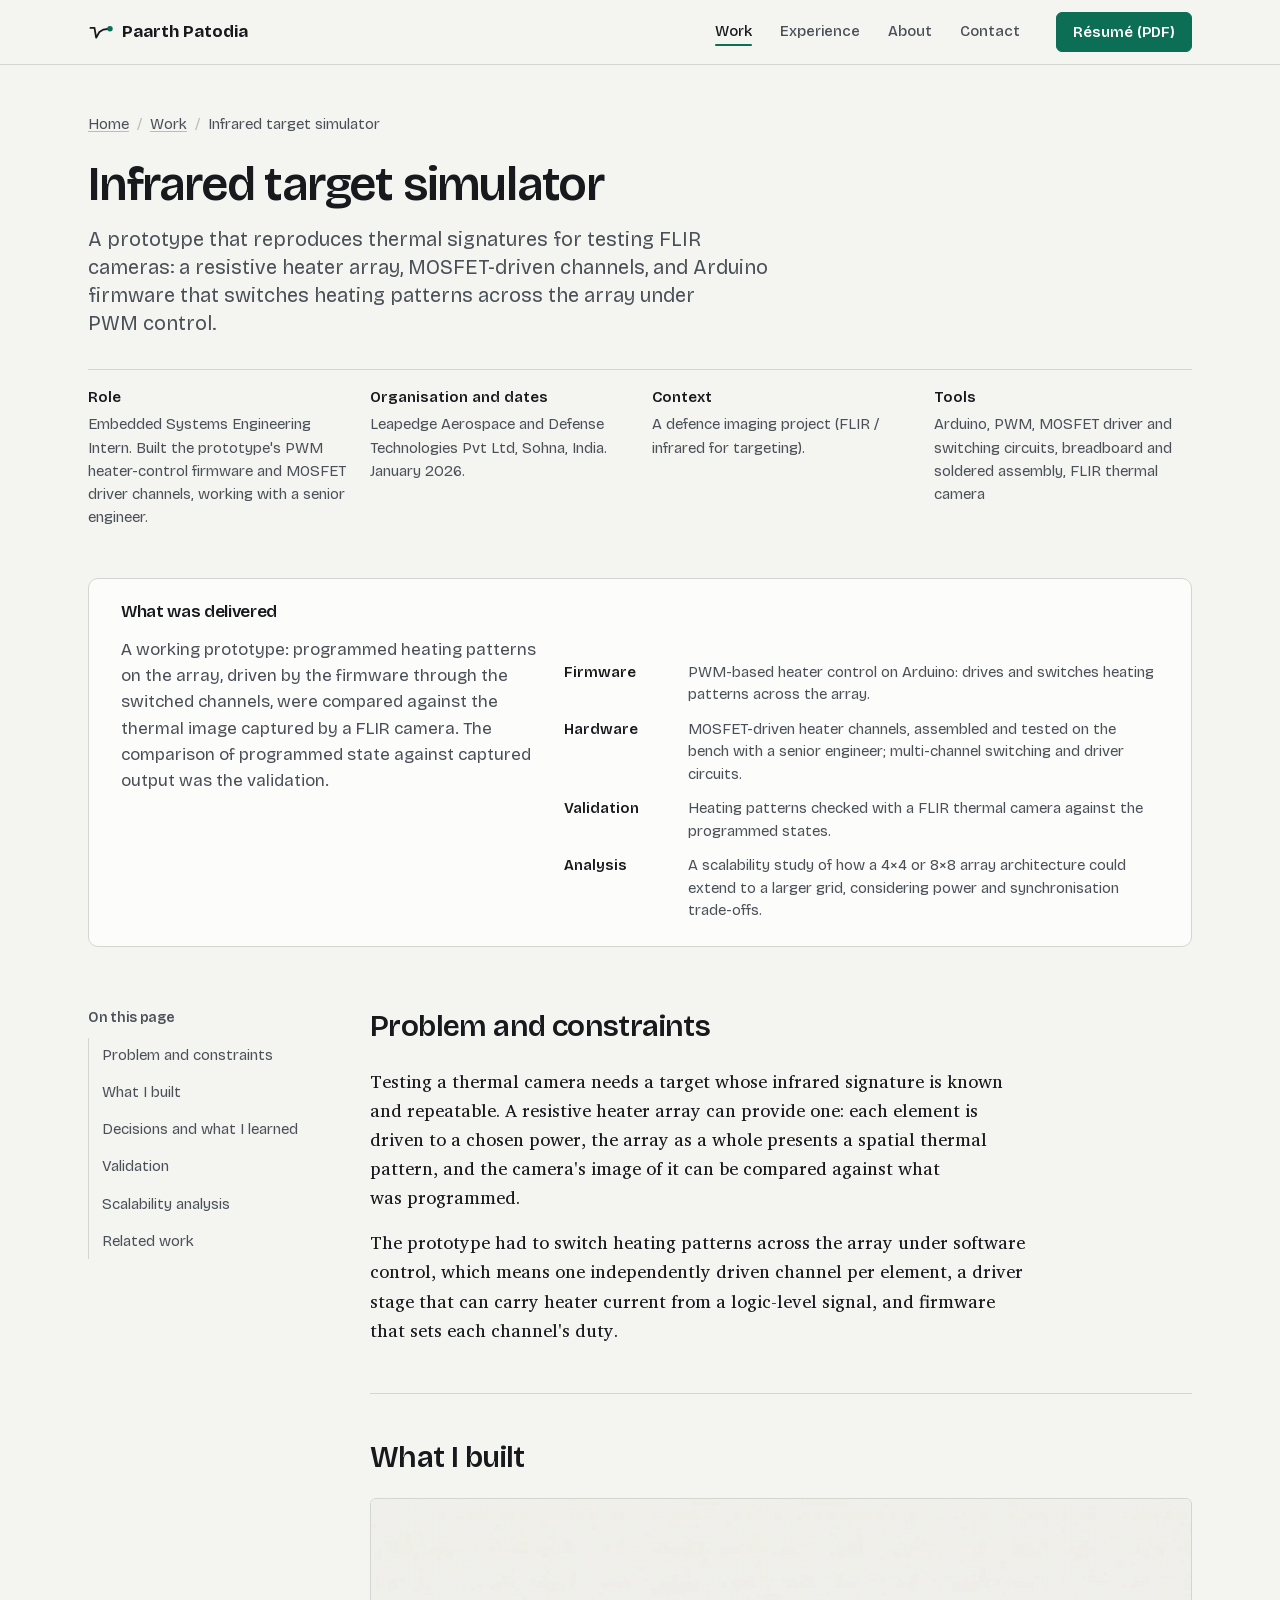
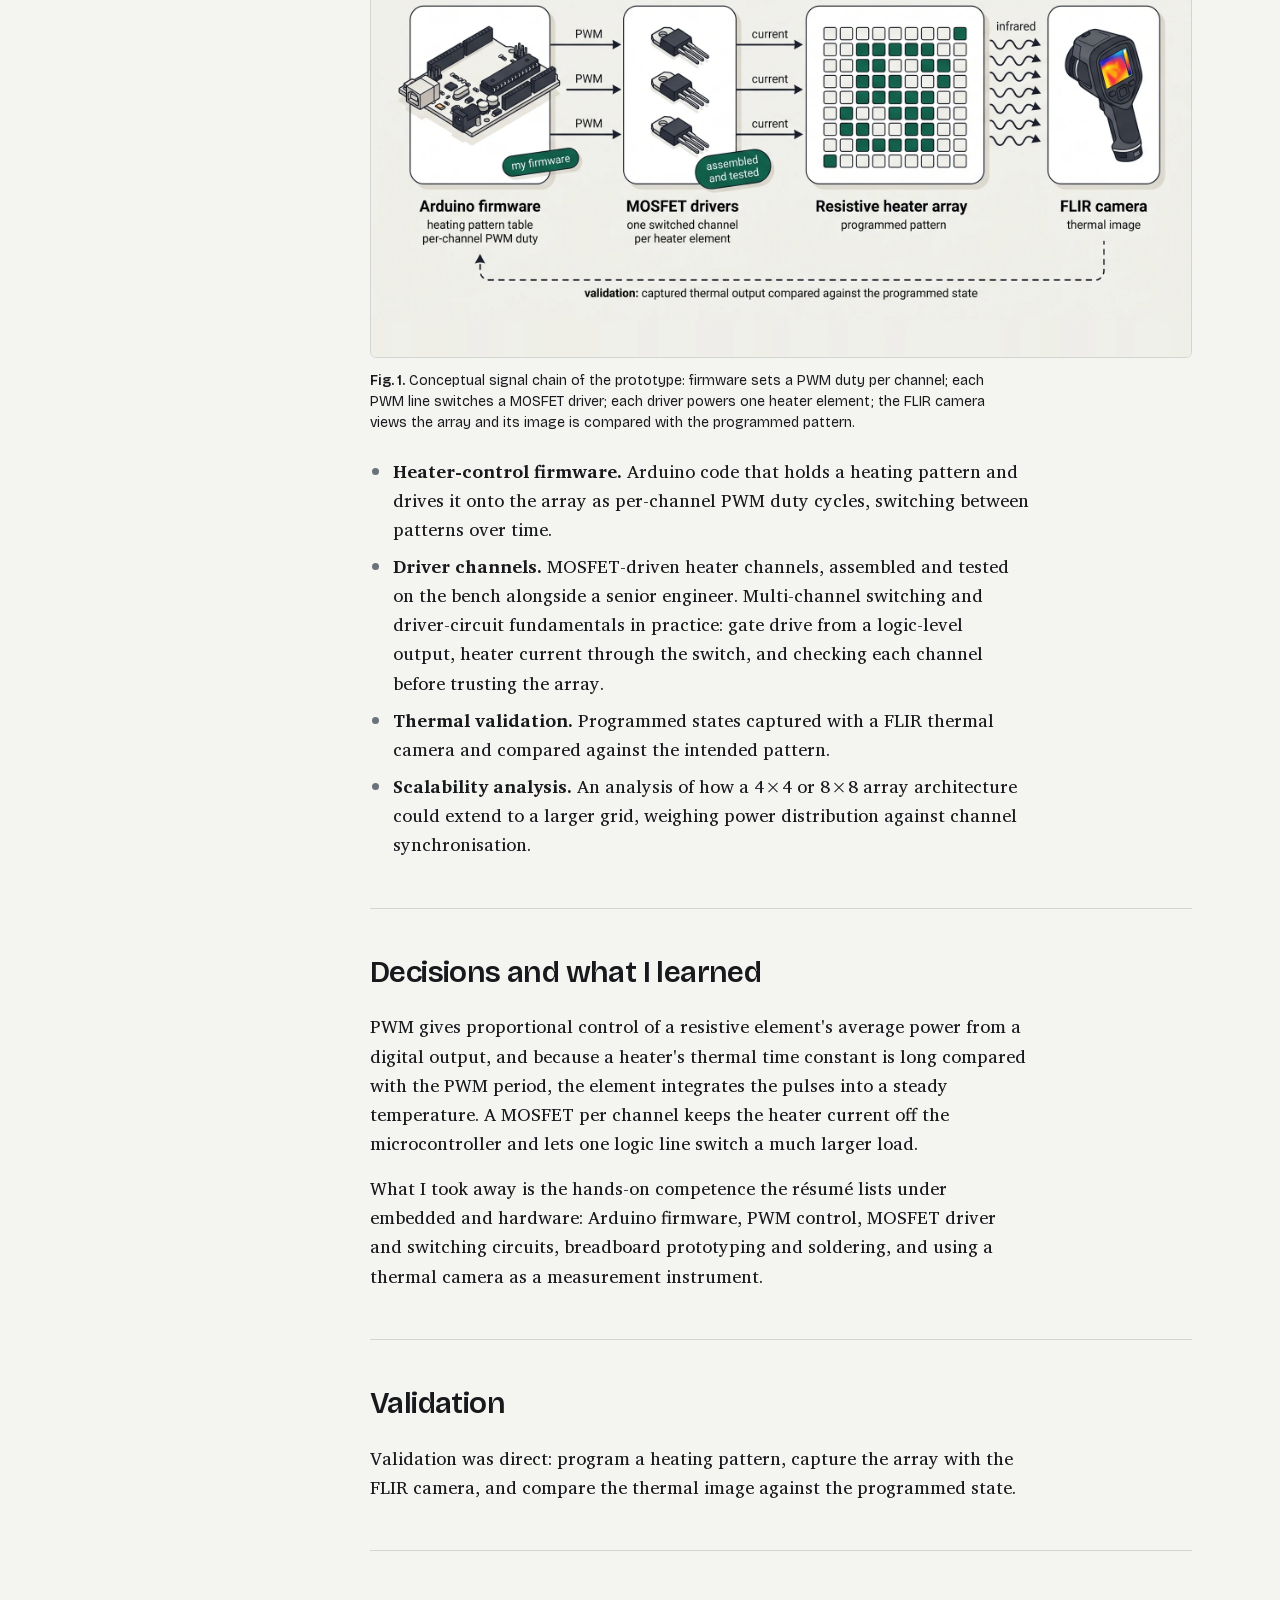
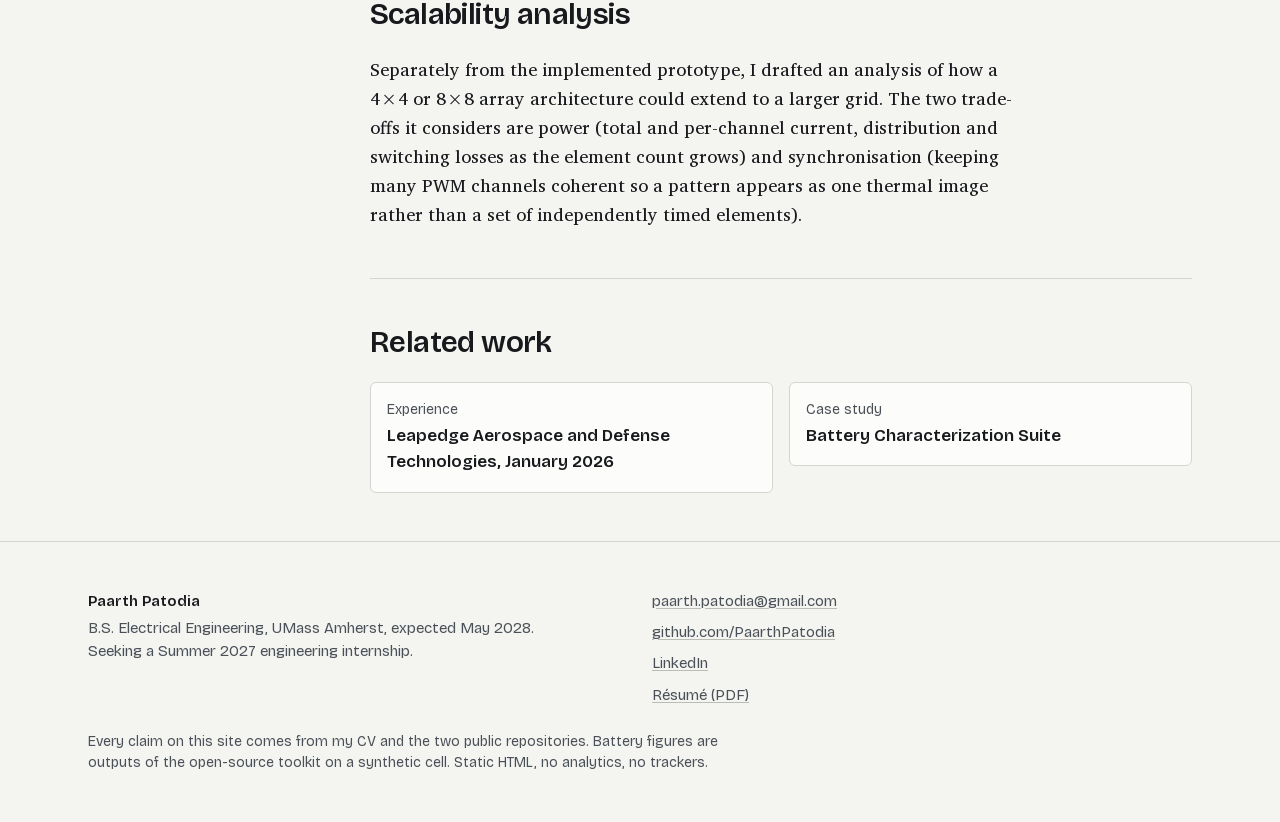
<file: work/infrared-target-simulator/index.html>
<!doctype html>
<html lang="en" class="no-js">
<head>
<meta charset="utf-8">
<meta name="viewport" content="width=device-width, initial-scale=1">
<title>Infrared target simulator, a case study by Paarth Patodia</title>
<meta name="description" content="A prototype infrared target simulator for FLIR camera testing: Arduino PWM heater-control firmware, MOSFET-driven resistive heater channels, and validation against the camera's thermal image. Built at Leapedge Aerospace and Defense, January 2026.">
<meta name="author" content="Paarth Patodia">
<meta name="theme-color" content="#F4F4F1">
<meta name="color-scheme" content="light">
<link rel="canonical" href="https://paarthpatodia.github.io/work/infrared-target-simulator/">
<meta property="og:type" content="article">
<meta property="og:site_name" content="Paarth Patodia">
<meta property="og:title" content="Infrared target simulator">
<meta property="og:description" content="A prototype infrared target simulator for FLIR camera testing: Arduino PWM heater-control firmware, MOSFET-driven resistive heater channels, and validation against the camera's thermal image. Built at Leapedge Aerospace and Defense, January 2026.">
<meta property="og:url" content="https://paarthpatodia.github.io/work/infrared-target-simulator/">
<meta property="og:image" content="https://paarthpatodia.github.io/assets/og-image.png">
<meta property="og:image:width" content="1200">
<meta property="og:image:height" content="630">
<meta property="og:image:alt" content="Paarth Patodia, electrical engineering student at UMass Amherst: battery analysis tools and embedded systems.">
<meta name="twitter:card" content="summary_large_image">
<link rel="icon" href="data:image/svg+xml,%3Csvg xmlns='http://www.w3.org/2000/svg' viewBox='0 0 32 32'%3E%3Crect width='32' height='32' rx='4' fill='%23F4F4F1'/%3E%3Cpath d='M4 11h5l2 12 4-7 5-3 6-1' fill='none' stroke='%2317191D' stroke-width='2.2' stroke-linejoin='round' stroke-linecap='round'/%3E%3Ccircle cx='26' cy='12' r='3.4' fill='%230B6E55'/%3E%3C/svg%3E">
<link rel="preload" href="../../assets/fonts/bricolage-grotesque-200-800-normal-latin.woff2" as="font" type="font/woff2" crossorigin>
<link rel="preload" href="../../assets/fonts/ibm-plex-mono-400-normal-latin.woff2" as="font" type="font/woff2" crossorigin>
<link rel="stylesheet" href="../../css/site.css">
<script>document.documentElement.className = document.documentElement.className.replace('no-js', 'js');</script>

</head>
<body>
<svg width="0" height="0" style="position:absolute" aria-hidden="true" focusable="false">
  <defs>
    <pattern id="hatch" patternUnits="userSpaceOnUse" width="6" height="6" patternTransform="rotate(45)">
      <line x1="0" y1="0" x2="0" y2="6" stroke="#B9BDB6" stroke-width="1"/>
    </pattern>
    <marker id="arrowhead" viewBox="0 0 10 10" refX="9" refY="5" markerWidth="7" markerHeight="7" orient="auto-start-reverse">
      <path d="M0 0.5 L9.5 5 L0 9.5 z" fill="#17191D"/>
    </marker>
    <marker id="arrowhead-soft" viewBox="0 0 10 10" refX="9" refY="5" markerWidth="7" markerHeight="7" orient="auto-start-reverse">
      <path d="M0 0.5 L9.5 5 L0 9.5 z" fill="#6B727A"/>
    </marker>
  </defs>
</svg>
<a class="skip" href="#main">Skip to content</a>
<header class="topbar">
  <div class="topbar-inner">
    <a class="brand" href="../../" aria-label="Paarth Patodia, home">
      <svg class="brand-mark" viewBox="0 0 32 32" width="26" height="26" aria-hidden="true" focusable="false"><path d="M3 11h5l2 12 4-7 5-3 7-1" fill="none" stroke="currentColor" stroke-width="2.2" stroke-linejoin="round" stroke-linecap="round"/><circle cx="27" cy="12" r="3.4" fill="#0B6E55"/></svg>
      <span>Paarth Patodia</span>
    </a>
    <button class="menu-toggle" type="button" aria-expanded="false" aria-controls="site-menu" hidden>
      <span class="menu-toggle-icon" aria-hidden="true"><i></i><i></i><i></i></span>
      <span class="menu-toggle-label">Menu</span>
    </button>
    <nav id="site-menu" class="menu" aria-label="Site">
      <ul class="menu-list" role="list">
        <li><a href="../../#work" aria-current="page">Work</a></li>
        <li><a href="../../#experience">Experience</a></li>
        <li><a href="../../#about">About</a></li>
        <li><a href="../../#contact">Contact</a></li>
      </ul>
      <a class="btn btn-primary btn-small menu-resume" href="../../assets/Paarth_Patodia_Resume.pdf" download>Résumé (PDF)</a>
    </nav>
  </div>
</header>


<main id="main">

<header class="case-head container">
  <ol class="crumbs" role="list"><li><a href="../../">Home</a></li><li><a href="../../#work">Work</a></li><li>Infrared target simulator</li></ol>
  <h1>Infrared target simulator</h1>
  <p class="standfirst">A prototype that reproduces thermal signatures for testing FLIR cameras: a resistive heater array, MOSFET-driven channels, and Arduino firmware that switches heating patterns across the array under PWM control.</p>
  <dl class="case-meta">
    <div><dt>Role</dt><dd>Embedded Systems Engineering Intern. Built the prototype's PWM heater-control firmware and MOSFET driver channels, working with a senior engineer.</dd></div>
    <div><dt>Organisation and dates</dt><dd>Leapedge Aerospace and Defense Technologies Pvt Ltd, Sohna, India. January 2026.</dd></div>
    <div><dt>Context</dt><dd>A defence imaging project (FLIR / infrared for targeting).</dd></div>
    <div><dt>Tools</dt><dd>Arduino, PWM, MOSFET driver and switching circuits, breadboard and soldered assembly, FLIR thermal camera</dd></div>
  </dl>
</header>

<div class="container">
  <section class="key-result" aria-labelledby="kr-h">
    <h2 id="kr-h">What was delivered</h2>
    <div class="kr-text">
      <p>A working prototype: programmed heating patterns on the array, driven by the firmware through the switched channels, were compared against the thermal image captured by a FLIR camera. The comparison of programmed state against captured output was the validation.</p>
    </div>
    <div class="kr-table">
      <dl class="work-facts">
        <div><dt>Firmware</dt><dd>PWM-based heater control on Arduino: drives and switches heating patterns across the array.</dd></div>
        <div><dt>Hardware</dt><dd>MOSFET-driven heater channels, assembled and tested on the bench with a senior engineer; multi-channel switching and driver circuits.</dd></div>
        <div><dt>Validation</dt><dd>Heating patterns checked with a FLIR thermal camera against the programmed states.</dd></div>
        <div><dt>Analysis</dt><dd>A scalability study of how a 4×4 or 8×8 array architecture could extend to a larger grid, considering power and synchronisation trade-offs.</dd></div>
      </dl>
    </div>
  </section>
</div>

<div class="container case-body">
  <nav class="case-toc" aria-label="On this page">
    <h2>On this page</h2>
    <ol role="list">
      <li><a href="#problem">Problem and constraints</a></li>
      <li><a href="#built">What I built</a></li>
      <li><a href="#decisions">Decisions and what I learned</a></li>
      <li><a href="#validation">Validation</a></li>
      <li><a href="#scale">Scalability analysis</a></li>
      <li><a href="#links">Related work</a></li>
    </ol>
  </nav>

  <div class="case-main">

    <section id="problem" class="case-section" aria-labelledby="problem-h">
      <h2 id="problem-h">Problem and constraints</h2>
      <div class="prose">
        <p>Testing a thermal camera needs a target whose infrared signature is known and repeatable. A resistive heater array can provide one: each element is driven to a chosen power, the array as a whole presents a spatial thermal pattern, and the camera's image of it can be compared against what was programmed.</p>
        <p>The prototype had to switch heating patterns across the array under software control, which means one independently driven channel per element, a driver stage that can carry heater current from a logic-level signal, and firmware that sets each channel's duty.</p>
      </div>
    </section>

    <section id="built" class="case-section" aria-labelledby="built-h">
      <h2 id="built-h">What I built</h2>
      <figure class="figure">
        <a class="diagram-link" href="../../assets/diagrams/infrared-signal-chain-1920.jpg" aria-label="Open the diagram at full size">
<picture>
          <source type="image/webp" srcset="../../assets/diagrams/infrared-signal-chain-960.webp 960w, ../../assets/diagrams/infrared-signal-chain-1920.webp 1920w" sizes="(max-width: 1240px) 100vw, 1100px">
          <img class="diagram-img" src="../../assets/diagrams/infrared-signal-chain-1920.jpg" srcset="../../assets/diagrams/infrared-signal-chain-960.jpg 960w, ../../assets/diagrams/infrared-signal-chain-1920.jpg 1920w" sizes="(max-width: 1240px) 100vw, 1100px" width="1920" height="1072" alt="Conceptual signal chain of the infrared target simulator prototype. Left to right: a heating pattern is programmed into Arduino firmware, which drives one PWM output per channel; each PWM line switches a MOSFET driver stage, and each driver stage powers one resistive heater element in an array. A FLIR thermal camera views the array, and the captured thermal image is compared against the programmed pattern to validate the prototype." loading="lazy" decoding="async">
        </picture>
        </a>
        <figcaption class="caption"><span class="fignum">Fig. 1.</span> <span class="what">Conceptual signal chain of the prototype: firmware sets a PWM duty per channel; each PWM line switches a MOSFET driver; each driver powers one heater element; the FLIR camera views the array and its image is compared with the programmed pattern.</span></figcaption>
      </figure>
      <div class="prose">
        <ul>
          <li><strong>Heater-control firmware.</strong> Arduino code that holds a heating pattern and drives it onto the array as per-channel PWM duty cycles, switching between patterns over time.</li>
          <li><strong>Driver channels.</strong> MOSFET-driven heater channels, assembled and tested on the bench alongside a senior engineer. Multi-channel switching and driver-circuit fundamentals in practice: gate drive from a logic-level output, heater current through the switch, and checking each channel before trusting the array.</li>
          <li><strong>Thermal validation.</strong> Programmed states captured with a FLIR thermal camera and compared against the intended pattern.</li>
          <li><strong>Scalability analysis.</strong> An analysis of how a 4×4 or 8×8 array architecture could extend to a larger grid, weighing power distribution against channel synchronisation.</li>
        </ul>
      </div>
    </section>

    <section id="decisions" class="case-section" aria-labelledby="decisions-h">
      <h2 id="decisions-h">Decisions and what I learned</h2>
      <div class="prose">
        <p>PWM gives proportional control of a resistive element's average power from a digital output, and because a heater's thermal time constant is long compared with the PWM period, the element integrates the pulses into a steady temperature. A MOSFET per channel keeps the heater current off the microcontroller and lets one logic line switch a much larger load.</p>
        <p>What I took away is the hands-on competence the résumé lists under embedded and hardware: Arduino firmware, PWM control, MOSFET driver and switching circuits, breadboard prototyping and soldering, and using a thermal camera as a measurement instrument.</p>
      </div>
    </section>

    <section id="validation" class="case-section" aria-labelledby="validation-h">
      <h2 id="validation-h">Validation</h2>
      <div class="prose">
        <p>Validation was direct: program a heating pattern, capture the array with the FLIR camera, and compare the thermal image against the programmed state.</p>
      </div>
    </section>

    <section id="scale" class="case-section" aria-labelledby="scale-h">
      <h2 id="scale-h">Scalability analysis</h2>
      <div class="prose">
        <p>Separately from the implemented prototype, I drafted an analysis of how a 4×4 or 8×8 array architecture could extend to a larger grid. The two trade-offs it considers are power (total and per-channel current, distribution and switching losses as the element count grows) and synchronisation (keeping many PWM channels coherent so a pattern appears as one thermal image rather than a set of independently timed elements).</p>
      </div>
    </section>

    <section id="links" class="case-section" aria-labelledby="links-h">
      <h2 id="links-h">Related work</h2>
      <ul class="related" role="list">
        <li><a href="../../#experience"><span class="kind">Experience</span><span class="name">Leapedge Aerospace and Defense Technologies, January 2026</span></a></li>
        <li><a href="../../work/battery-characterization-suite/"><span class="kind">Case study</span><span class="name">Battery Characterization Suite</span></a></li>
      </ul>
    </section>

  </div>
</div>

</main>
<footer class="site-footer">
  <div class="container footer-inner">
    <div class="footer-col">
      <p class="footer-name">Paarth Patodia</p>
      <p class="footer-line">B.S. Electrical Engineering, UMass Amherst, expected May 2028. Seeking a Summer 2027 engineering internship.</p>
    </div>
    <ul class="footer-links" role="list">
      <li><a href="mailto:paarth.patodia@gmail.com">paarth.patodia@gmail.com</a></li>
      <li><a href="https://github.com/PaarthPatodia" rel="me">github.com/PaarthPatodia</a></li>
      <li><a href="https://www.linkedin.com/in/paarth-patodia-617a7a30a/" rel="me">LinkedIn</a></li>
      <li><a href="../../assets/Paarth_Patodia_Resume.pdf" download>Résumé (PDF)</a></li>
    </ul>
    <p class="footer-note">Every claim on this site comes from my CV and the two public repositories. Battery figures are outputs of the open-source toolkit on a synthetic cell. Static HTML, no analytics, no trackers.</p>
  </div>
</footer>
<script src="../../js/site.js" defer></script>

</body>
</html>
</file>
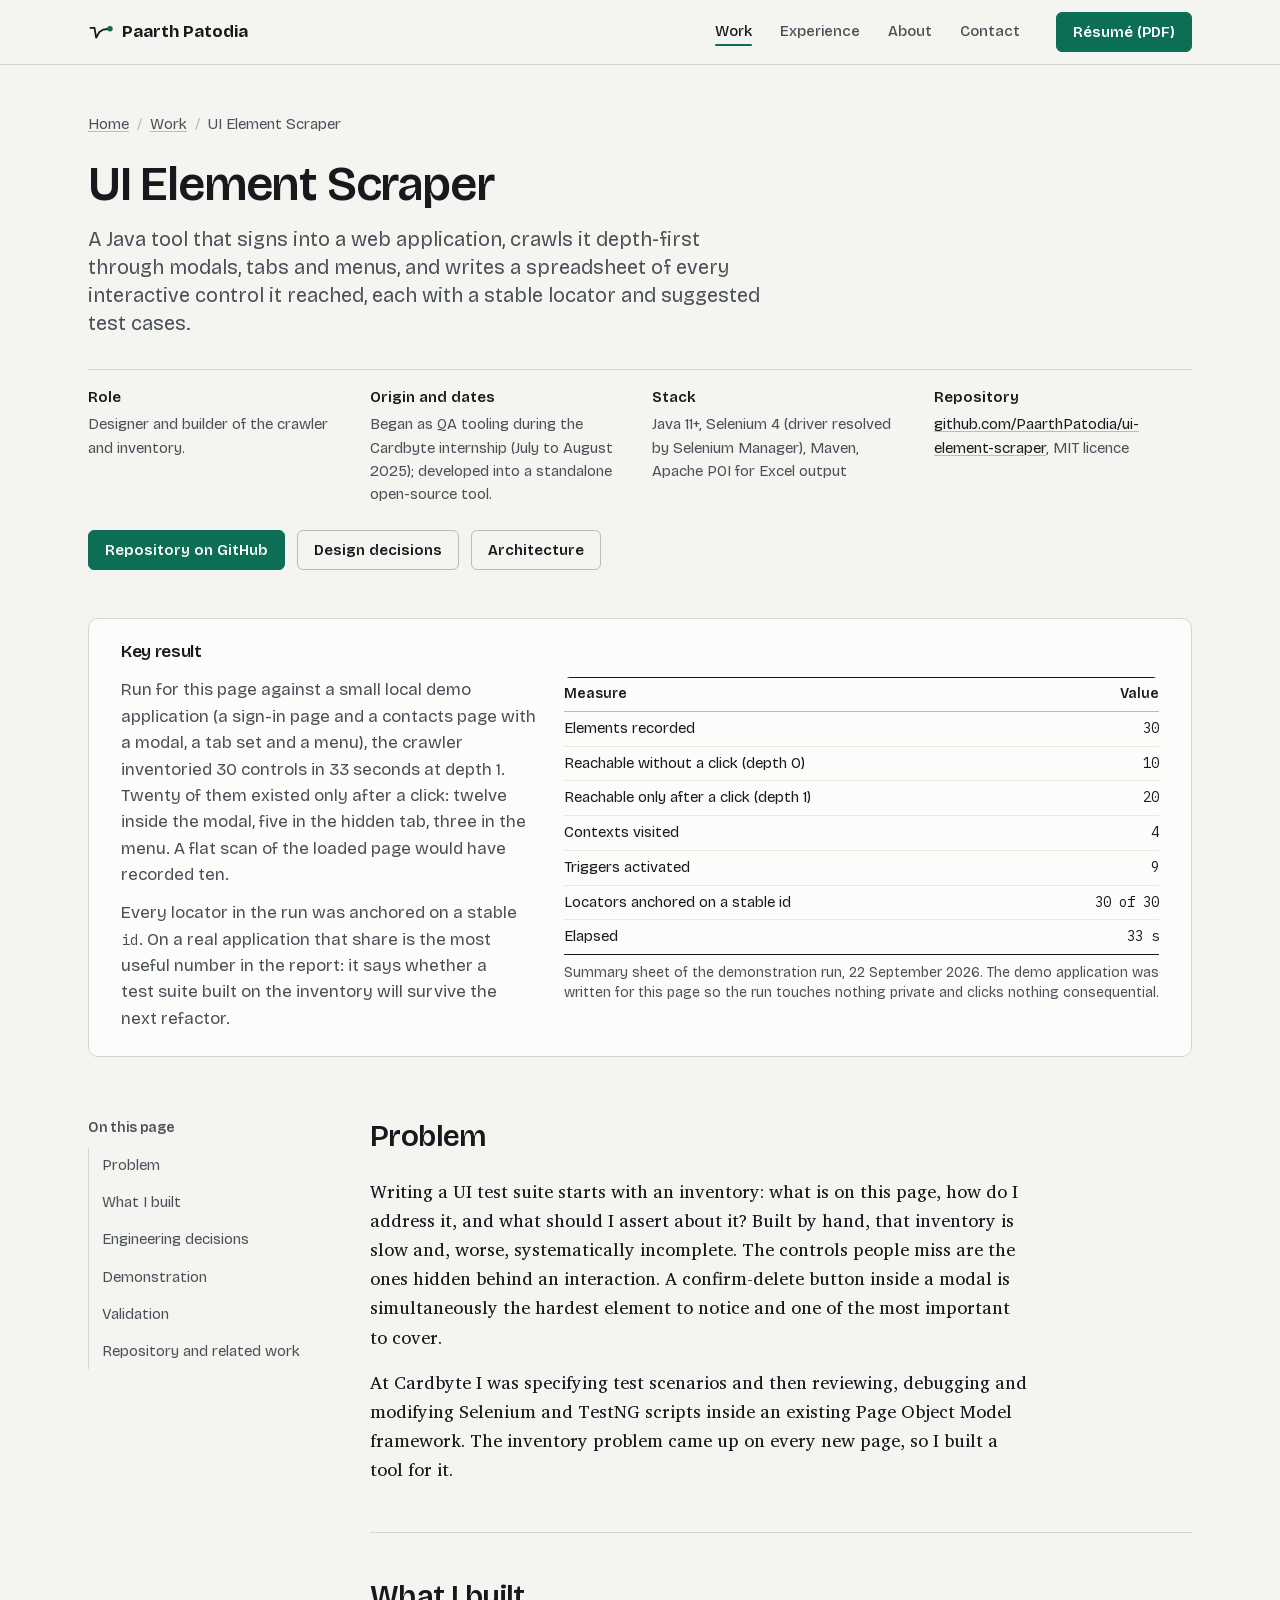
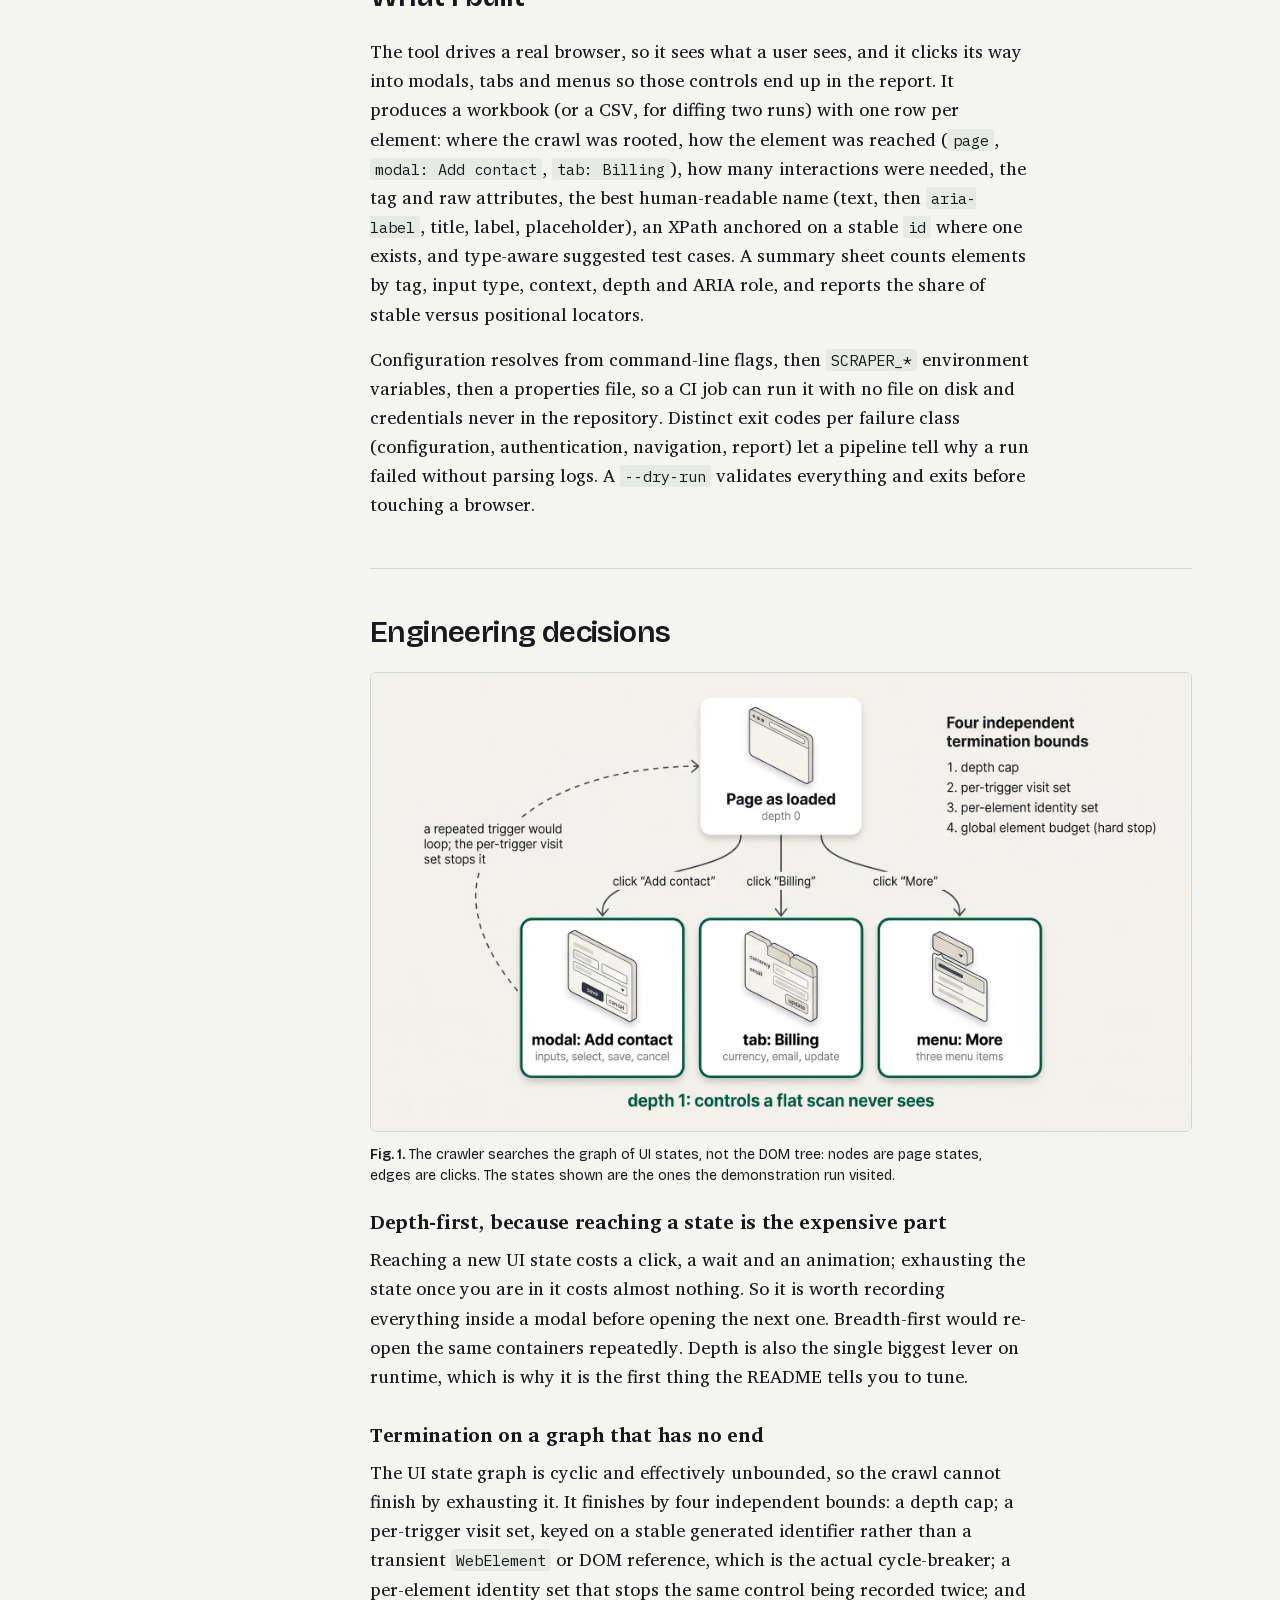
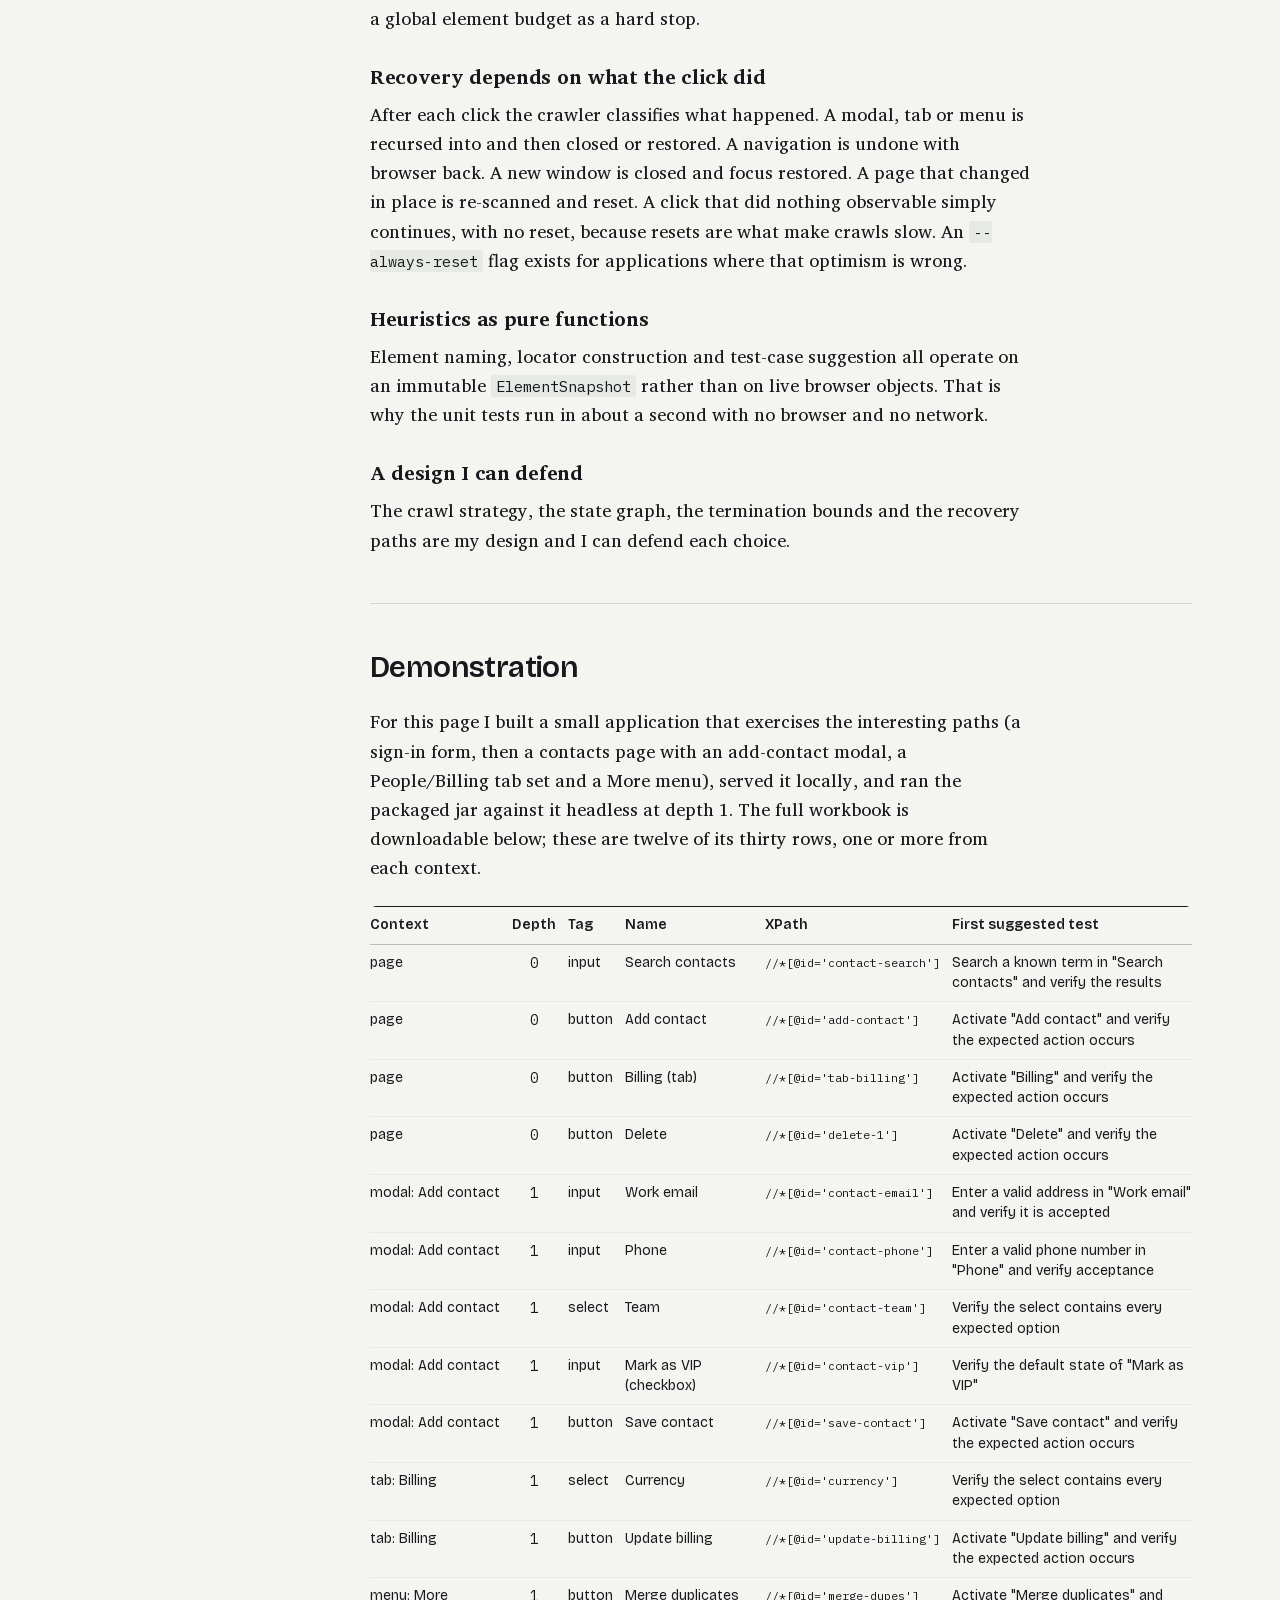
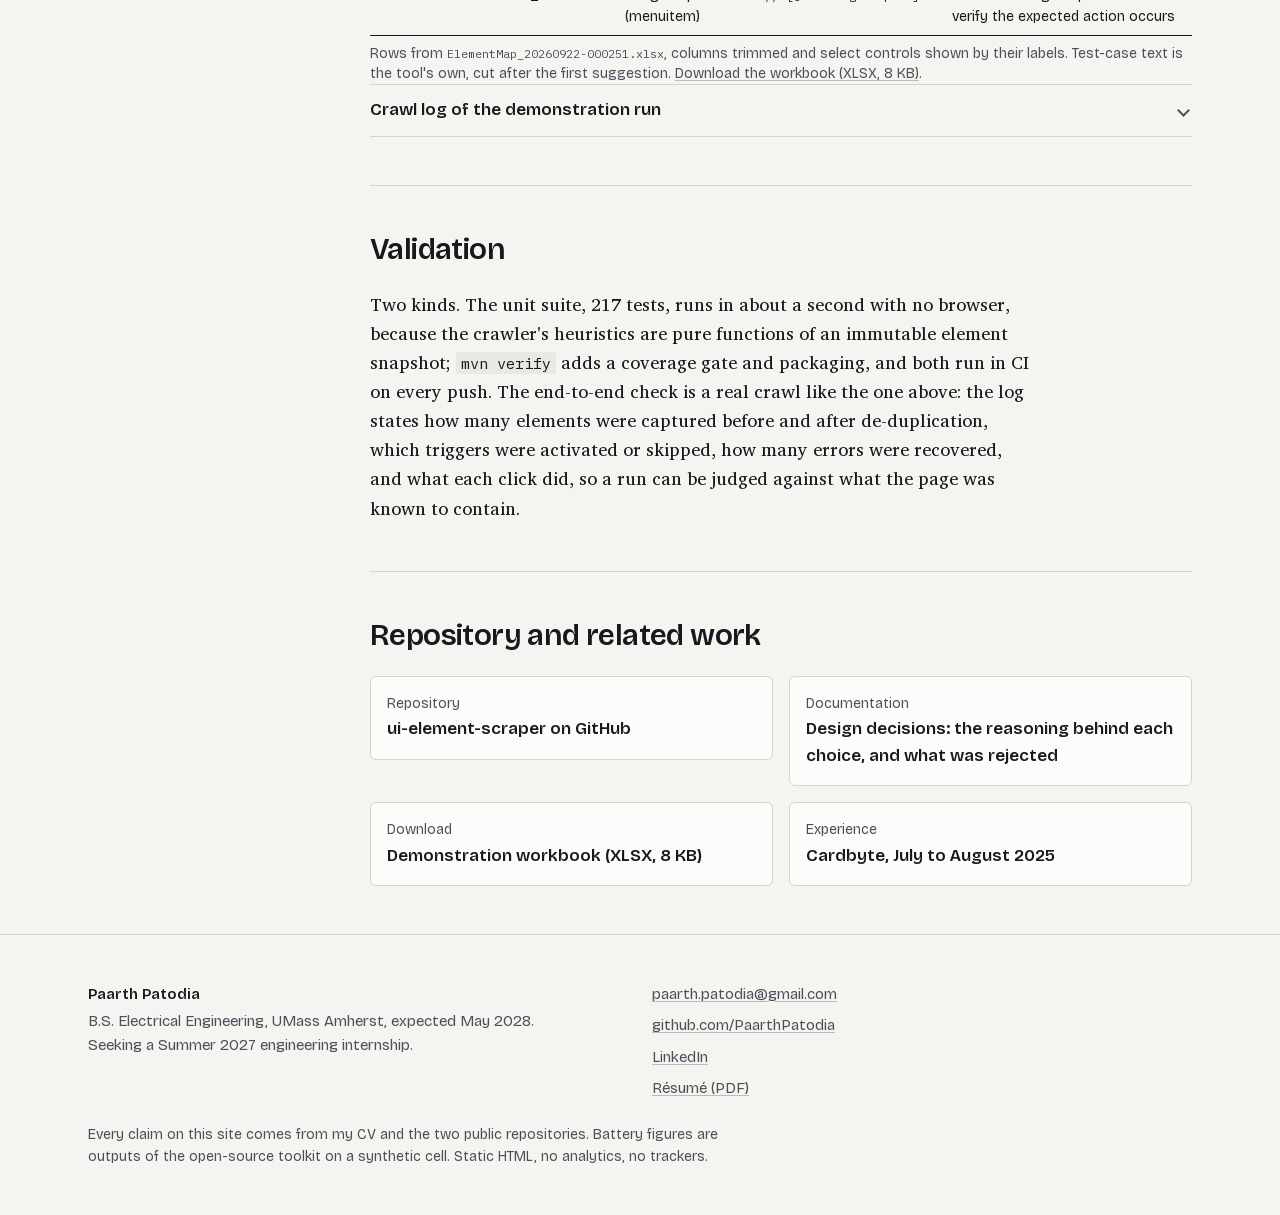
<file: work/ui-element-scraper/index.html>
<!doctype html>
<html lang="en" class="no-js">
<head>
<meta charset="utf-8">
<meta name="viewport" content="width=device-width, initial-scale=1">
<title>UI Element Scraper, a case study by Paarth Patodia</title>
<meta name="description" content="A Java and Selenium tool that signs into a web application and crawls it depth-first to inventory every interactive control, including those behind modals, tabs and menus, with stable locators and suggested test cases.">
<meta name="author" content="Paarth Patodia">
<meta name="theme-color" content="#F4F4F1">
<meta name="color-scheme" content="light">
<link rel="canonical" href="https://paarthpatodia.github.io/work/ui-element-scraper/">
<meta property="og:type" content="article">
<meta property="og:site_name" content="Paarth Patodia">
<meta property="og:title" content="UI Element Scraper">
<meta property="og:description" content="A Java and Selenium tool that signs into a web application and crawls it depth-first to inventory every interactive control, including those behind modals, tabs and menus, with stable locators and suggested test cases.">
<meta property="og:url" content="https://paarthpatodia.github.io/work/ui-element-scraper/">
<meta property="og:image" content="https://paarthpatodia.github.io/assets/og-image.png">
<meta property="og:image:width" content="1200">
<meta property="og:image:height" content="630">
<meta property="og:image:alt" content="Paarth Patodia, electrical engineering student at UMass Amherst: battery analysis tools and embedded systems.">
<meta name="twitter:card" content="summary_large_image">
<link rel="icon" href="data:image/svg+xml,%3Csvg xmlns='http://www.w3.org/2000/svg' viewBox='0 0 32 32'%3E%3Crect width='32' height='32' rx='4' fill='%23F4F4F1'/%3E%3Cpath d='M4 11h5l2 12 4-7 5-3 6-1' fill='none' stroke='%2317191D' stroke-width='2.2' stroke-linejoin='round' stroke-linecap='round'/%3E%3Ccircle cx='26' cy='12' r='3.4' fill='%230B6E55'/%3E%3C/svg%3E">
<link rel="preload" href="../../assets/fonts/bricolage-grotesque-200-800-normal-latin.woff2" as="font" type="font/woff2" crossorigin>
<link rel="preload" href="../../assets/fonts/ibm-plex-mono-400-normal-latin.woff2" as="font" type="font/woff2" crossorigin>
<link rel="stylesheet" href="../../css/site.css">
<script>document.documentElement.className = document.documentElement.className.replace('no-js', 'js');</script>

</head>
<body>
<svg width="0" height="0" style="position:absolute" aria-hidden="true" focusable="false">
  <defs>
    <pattern id="hatch" patternUnits="userSpaceOnUse" width="6" height="6" patternTransform="rotate(45)">
      <line x1="0" y1="0" x2="0" y2="6" stroke="#B9BDB6" stroke-width="1"/>
    </pattern>
    <marker id="arrowhead" viewBox="0 0 10 10" refX="9" refY="5" markerWidth="7" markerHeight="7" orient="auto-start-reverse">
      <path d="M0 0.5 L9.5 5 L0 9.5 z" fill="#17191D"/>
    </marker>
    <marker id="arrowhead-soft" viewBox="0 0 10 10" refX="9" refY="5" markerWidth="7" markerHeight="7" orient="auto-start-reverse">
      <path d="M0 0.5 L9.5 5 L0 9.5 z" fill="#6B727A"/>
    </marker>
  </defs>
</svg>
<a class="skip" href="#main">Skip to content</a>
<header class="topbar">
  <div class="topbar-inner">
    <a class="brand" href="../../" aria-label="Paarth Patodia, home">
      <svg class="brand-mark" viewBox="0 0 32 32" width="26" height="26" aria-hidden="true" focusable="false"><path d="M3 11h5l2 12 4-7 5-3 7-1" fill="none" stroke="currentColor" stroke-width="2.2" stroke-linejoin="round" stroke-linecap="round"/><circle cx="27" cy="12" r="3.4" fill="#0B6E55"/></svg>
      <span>Paarth Patodia</span>
    </a>
    <button class="menu-toggle" type="button" aria-expanded="false" aria-controls="site-menu" hidden>
      <span class="menu-toggle-icon" aria-hidden="true"><i></i><i></i><i></i></span>
      <span class="menu-toggle-label">Menu</span>
    </button>
    <nav id="site-menu" class="menu" aria-label="Site">
      <ul class="menu-list" role="list">
        <li><a href="../../#work" aria-current="page">Work</a></li>
        <li><a href="../../#experience">Experience</a></li>
        <li><a href="../../#about">About</a></li>
        <li><a href="../../#contact">Contact</a></li>
      </ul>
      <a class="btn btn-primary btn-small menu-resume" href="../../assets/Paarth_Patodia_Resume.pdf" download>Résumé (PDF)</a>
    </nav>
  </div>
</header>


<main id="main">

<header class="case-head container">
  <ol class="crumbs" role="list"><li><a href="../../">Home</a></li><li><a href="../../#work">Work</a></li><li>UI Element Scraper</li></ol>
  <h1>UI Element Scraper</h1>
  <p class="standfirst">A Java tool that signs into a web application, crawls it depth-first through modals, tabs and menus, and writes a spreadsheet of every interactive control it reached, each with a stable locator and suggested test cases.</p>
  <dl class="case-meta">
    <div><dt>Role</dt><dd>Designer and builder of the crawler and inventory.</dd></div>
    <div><dt>Origin and dates</dt><dd>Began as QA tooling during the Cardbyte internship (July to August 2025); developed into a standalone open-source tool.</dd></div>
    <div><dt>Stack</dt><dd>Java 11+, Selenium 4 (driver resolved by Selenium Manager), Maven, Apache POI for Excel output</dd></div>
    <div><dt>Repository</dt><dd><a href="https://github.com/PaarthPatodia/ui-element-scraper">github.com/PaarthPatodia/ui-element-scraper</a>, MIT licence</dd></div>
  </dl>
  <div class="case-actions">
    <a class="btn btn-primary btn-small" href="https://github.com/PaarthPatodia/ui-element-scraper">Repository on GitHub</a>
    <a class="btn btn-secondary btn-small" href="https://github.com/PaarthPatodia/ui-element-scraper/blob/main/docs/DESIGN_DECISIONS.md">Design decisions</a>
    <a class="btn btn-secondary btn-small" href="https://github.com/PaarthPatodia/ui-element-scraper/blob/main/docs/ARCHITECTURE.md">Architecture</a>
  </div>
</header>

<div class="container">
  <section class="key-result" aria-labelledby="kr-h">
    <h2 id="kr-h">Key result</h2>
    <div class="kr-text">
      <p>Run for this page against a small local demo application (a sign-in page and a contacts page with a modal, a tab set and a menu), the crawler inventoried 30 controls in 33 seconds at depth 1. Twenty of them existed only after a click: twelve inside the modal, five in the hidden tab, three in the menu. A flat scan of the loaded page would have recorded ten.</p>
      <p>Every locator in the run was anchored on a stable <code>id</code>. On a real application that share is the most useful number in the report: it says whether a test suite built on the inventory will survive the next refactor.</p>
    </div>
    <div class="kr-table tbl-scroll">
      <table class="tbl tbl--dense">
        <caption>Summary sheet of the demonstration run, 22 September 2026. The demo application was written for this page so the run touches nothing private and clicks nothing consequential.</caption>
        <thead><tr><th scope="col">Measure</th><th scope="col" class="num">Value</th></tr></thead>
        <tbody>
          <tr><td>Elements recorded</td><td class="num">30</td></tr>
          <tr><td>Reachable without a click (depth 0)</td><td class="num">10</td></tr>
          <tr><td>Reachable only after a click (depth 1)</td><td class="num">20</td></tr>
          <tr><td>Contexts visited</td><td class="num">4</td></tr>
          <tr><td>Triggers activated</td><td class="num">9</td></tr>
          <tr><td>Locators anchored on a stable id</td><td class="num">30 of 30</td></tr>
          <tr><td>Elapsed</td><td class="num">33 s</td></tr>
        </tbody>
      </table>
    </div>
  </section>
</div>

<div class="container case-body">
  <nav class="case-toc" aria-label="On this page">
    <h2>On this page</h2>
    <ol role="list">
      <li><a href="#problem">Problem</a></li>
      <li><a href="#built">What I built</a></li>
      <li><a href="#decisions">Engineering decisions</a></li>
      <li><a href="#demo">Demonstration</a></li>
      <li><a href="#validation">Validation</a></li>
      <li><a href="#links">Repository and related work</a></li>
    </ol>
  </nav>

  <div class="case-main">

    <section id="problem" class="case-section" aria-labelledby="problem-h">
      <h2 id="problem-h">Problem</h2>
      <div class="prose">
        <p>Writing a UI test suite starts with an inventory: what is on this page, how do I address it, and what should I assert about it? Built by hand, that inventory is slow and, worse, systematically incomplete. The controls people miss are the ones hidden behind an interaction. A confirm-delete button inside a modal is simultaneously the hardest element to notice and one of the most important to cover.</p>
        <p>At Cardbyte I was specifying test scenarios and then reviewing, debugging and modifying Selenium and TestNG scripts inside an existing Page Object Model framework. The inventory problem came up on every new page, so I built a tool for it.</p>
      </div>
    </section>

    <section id="built" class="case-section" aria-labelledby="built-h">
      <h2 id="built-h">What I built</h2>
      <div class="prose">
        <p>The tool drives a real browser, so it sees what a user sees, and it clicks its way into modals, tabs and menus so those controls end up in the report. It produces a workbook (or a CSV, for diffing two runs) with one row per element: where the crawl was rooted, how the element was reached (<code>page</code>, <code>modal: Add contact</code>, <code>tab: Billing</code>), how many interactions were needed, the tag and raw attributes, the best human-readable name (text, then <code>aria-label</code>, title, label, placeholder), an XPath anchored on a stable <code>id</code> where one exists, and type-aware suggested test cases. A summary sheet counts elements by tag, input type, context, depth and ARIA role, and reports the share of stable versus positional locators.</p>
        <p>Configuration resolves from command-line flags, then <code>SCRAPER_*</code> environment variables, then a properties file, so a CI job can run it with no file on disk and credentials never in the repository. Distinct exit codes per failure class (configuration, authentication, navigation, report) let a pipeline tell why a run failed without parsing logs. A <code>--dry-run</code> validates everything and exits before touching a browser.</p>
      </div>
    </section>

    <section id="decisions" class="case-section" aria-labelledby="decisions-h">
      <h2 id="decisions-h">Engineering decisions</h2>
      <figure class="figure">
        <a class="diagram-link" href="../../assets/diagrams/ui-state-crawl-1920.jpg" aria-label="Open the diagram at full size">
<picture>
          <source type="image/webp" srcset="../../assets/diagrams/ui-state-crawl-960.webp 960w, ../../assets/diagrams/ui-state-crawl-1920.webp 1920w" sizes="(max-width: 1240px) 100vw, 1100px">
          <img class="diagram-img" src="../../assets/diagrams/ui-state-crawl-1920.jpg" srcset="../../assets/diagrams/ui-state-crawl-960.jpg 960w, ../../assets/diagrams/ui-state-crawl-1920.jpg 1920w" sizes="(max-width: 1240px) 100vw, 1100px" width="1920" height="1072" alt="The crawler searches a graph of UI states, not the DOM tree. A root node, the page as loaded, has three edges, each a click on a trigger: one opens a modal, one switches a tab, one opens a menu. Each of those child states contains controls that were not in the DOM before the click. A dashed edge from the modal back to the root shows the cycle a repeated click would create; the per-trigger visit set breaks it. A depth cap, a per-element identity set and a global element budget are listed as the other three termination bounds." loading="lazy" decoding="async">
        </picture>
        </a>
        <figcaption class="caption"><span class="fignum">Fig. 1.</span> <span class="what">The crawler searches the graph of UI states, not the DOM tree: nodes are page states, edges are clicks. The states shown are the ones the demonstration run visited.</span></figcaption>
      </figure>
      <div class="prose">
        <h3>Depth-first, because reaching a state is the expensive part</h3>
        <p>Reaching a new UI state costs a click, a wait and an animation; exhausting the state once you are in it costs almost nothing. So it is worth recording everything inside a modal before opening the next one. Breadth-first would re-open the same containers repeatedly. Depth is also the single biggest lever on runtime, which is why it is the first thing the README tells you to tune.</p>
        <h3>Termination on a graph that has no end</h3>
        <p>The UI state graph is cyclic and effectively unbounded, so the crawl cannot finish by exhausting it. It finishes by four independent bounds: a depth cap; a per-trigger visit set, keyed on a stable generated identifier rather than a transient <code>WebElement</code> or DOM reference, which is the actual cycle-breaker; a per-element identity set that stops the same control being recorded twice; and a global element budget as a hard stop.</p>
        <h3>Recovery depends on what the click did</h3>
        <p>After each click the crawler classifies what happened. A modal, tab or menu is recursed into and then closed or restored. A navigation is undone with browser back. A new window is closed and focus restored. A page that changed in place is re-scanned and reset. A click that did nothing observable simply continues, with no reset, because resets are what make crawls slow. An <code>--always-reset</code> flag exists for applications where that optimism is wrong.</p>
        <h3>Heuristics as pure functions</h3>
        <p>Element naming, locator construction and test-case suggestion all operate on an immutable <code>ElementSnapshot</code> rather than on live browser objects. That is why the unit tests run in about a second with no browser and no network.</p>
        <h3>A design I can defend</h3>
        <p>The crawl strategy, the state graph, the termination bounds and the recovery paths are my design and I can defend each choice.</p>
      </div>
    </section>

    <section id="demo" class="case-section" aria-labelledby="demo-h">
      <h2 id="demo-h">Demonstration</h2>
      <div class="prose">
        <p>For this page I built a small application that exercises the interesting paths (a sign-in form, then a contacts page with an add-contact modal, a People/Billing tab set and a More menu), served it locally, and ran the packaged jar against it headless at depth 1. The full workbook is downloadable below; these are twelve of its thirty rows, one or more from each context.</p>
      </div>
      <div class="tbl-scroll">
        <table class="tbl tbl--inventory">
          <caption>Rows from <code>ElementMap_20260922-000251.xlsx</code>, columns trimmed and select controls shown by their labels. Test-case text is the tool's own, cut after the first suggestion. <a href="../../assets/downloads/ElementMap_demo-contacts_depth1.xlsx" download>Download the workbook (XLSX, 8 KB)</a>.</caption>
          <thead><tr><th scope="col">Context</th><th scope="col" class="num">Depth</th><th scope="col">Tag</th><th scope="col">Name</th><th scope="col">XPath</th><th scope="col">First suggested test</th></tr></thead>
          <tbody>
            <tr><td class="ctx">page</td><td class="num">0</td><td>input</td><td>Search contacts</td><td><code>//*[@id='contact-search']</code></td><td>Search a known term in "Search contacts" and verify the results</td></tr>
            <tr><td class="ctx">page</td><td class="num">0</td><td>button</td><td>Add contact</td><td><code>//*[@id='add-contact']</code></td><td>Activate "Add contact" and verify the expected action occurs</td></tr>
            <tr><td class="ctx">page</td><td class="num">0</td><td>button</td><td>Billing (tab)</td><td><code>//*[@id='tab-billing']</code></td><td>Activate "Billing" and verify the expected action occurs</td></tr>
            <tr><td class="ctx">page</td><td class="num">0</td><td>button</td><td>Delete</td><td><code>//*[@id='delete-1']</code></td><td>Activate "Delete" and verify the expected action occurs</td></tr>
            <tr><td class="ctx">modal: Add contact</td><td class="num">1</td><td>input</td><td>Work email</td><td><code>//*[@id='contact-email']</code></td><td>Enter a valid address in "Work email" and verify it is accepted</td></tr>
            <tr><td class="ctx">modal: Add contact</td><td class="num">1</td><td>input</td><td>Phone</td><td><code>//*[@id='contact-phone']</code></td><td>Enter a valid phone number in "Phone" and verify acceptance</td></tr>
            <tr><td class="ctx">modal: Add contact</td><td class="num">1</td><td>select</td><td>Team</td><td><code>//*[@id='contact-team']</code></td><td>Verify the select contains every expected option</td></tr>
            <tr><td class="ctx">modal: Add contact</td><td class="num">1</td><td>input</td><td>Mark as VIP (checkbox)</td><td><code>//*[@id='contact-vip']</code></td><td>Verify the default state of "Mark as VIP"</td></tr>
            <tr><td class="ctx">modal: Add contact</td><td class="num">1</td><td>button</td><td>Save contact</td><td><code>//*[@id='save-contact']</code></td><td>Activate "Save contact" and verify the expected action occurs</td></tr>
            <tr><td class="ctx">tab: Billing</td><td class="num">1</td><td>select</td><td>Currency</td><td><code>//*[@id='currency']</code></td><td>Verify the select contains every expected option</td></tr>
            <tr><td class="ctx">tab: Billing</td><td class="num">1</td><td>button</td><td>Update billing</td><td><code>//*[@id='update-billing']</code></td><td>Activate "Update billing" and verify the expected action occurs</td></tr>
            <tr><td class="ctx">menu: More</td><td class="num">1</td><td>button</td><td>Merge duplicates (menuitem)</td><td><code>//*[@id='merge-dupes']</code></td><td>Activate "Merge duplicates" and verify the expected action occurs</td></tr>
          </tbody>
        </table>
      </div>
      <details class="more">
        <summary>Crawl log of the demonstration run</summary>
        <div class="evidence">
          <div class="evidence-head"><span><code>java -jar element-scraper.jar --base-url http://127.0.0.1:8765 --target-url …/contacts.html --max-depth 1 --headless</code></span><span>22 Sep 2026</span></div>
          <pre tabindex="0">LoginService  Authenticated successfully
DfsCrawler  Crawling http://127.0.0.1:8765/contacts.html (max depth 1, element budget 20000)
DfsCrawler  page — recorded 10 of 12 elements at depth 0
DfsCrawler  modal: Add contact — recorded 12 of 12 elements at depth 1
DfsCrawler  tab: Billing — recorded 5 of 5 elements at depth 1
DfsCrawler  menu: More — recorded 3 of 3 elements at depth 1
DfsCrawler  Crawl finished:
  elements recorded  : 30
  elements captured  : 32 (before de-duplication and filtering)
  contexts visited   : 4
  deepest level      : 1
  triggers activated : 9
  triggers skipped   : 0 (already visited or no longer present)
  errors recovered   : 0
  elapsed            : 33s
  click outcomes     :
      did nothing observable: 5
      navigated away: 1
      opened a modal: 1
      switched tab: 1
      opened a menu or popover: 1
ExcelReportWriter  Wrote 30 elements to ./out/ElementMap_20260922-000251.xlsx</pre>
          <p class="caption">The five clicks that "did nothing observable" were the two navigation links' duplicates, the People tab (already selected), and the Edit and Delete buttons, which in the demo app have no handlers. The one that "navigated away" was the Settings link; the crawler went back and continued.</p>
        </div>
      </details>
    </section>

    <section id="validation" class="case-section" aria-labelledby="validation-h">
      <h2 id="validation-h">Validation</h2>
      <div class="prose">
        <p>Two kinds. The unit suite, 217 tests, runs in about a second with no browser, because the crawler's heuristics are pure functions of an immutable element snapshot; <code>mvn verify</code> adds a coverage gate and packaging, and both run in CI on every push. The end-to-end check is a real crawl like the one above: the log states how many elements were captured before and after de-duplication, which triggers were activated or skipped, how many errors were recovered, and what each click did, so a run can be judged against what the page was known to contain.</p>
      </div>
    </section>

    <section id="links" class="case-section" aria-labelledby="links-h">
      <h2 id="links-h">Repository and related work</h2>
      <ul class="related" role="list">
        <li><a href="https://github.com/PaarthPatodia/ui-element-scraper"><span class="kind">Repository</span><span class="name">ui-element-scraper on GitHub</span></a></li>
        <li><a href="https://github.com/PaarthPatodia/ui-element-scraper/blob/main/docs/DESIGN_DECISIONS.md"><span class="kind">Documentation</span><span class="name">Design decisions: the reasoning behind each choice, and what was rejected</span></a></li>
        <li><a href="../../assets/downloads/ElementMap_demo-contacts_depth1.xlsx" download><span class="kind">Download</span><span class="name">Demonstration workbook (XLSX, 8 KB)</span></a></li>
        <li><a href="../../#experience"><span class="kind">Experience</span><span class="name">Cardbyte, July to August 2025</span></a></li>
      </ul>
    </section>

  </div>
</div>

</main>
<footer class="site-footer">
  <div class="container footer-inner">
    <div class="footer-col">
      <p class="footer-name">Paarth Patodia</p>
      <p class="footer-line">B.S. Electrical Engineering, UMass Amherst, expected May 2028. Seeking a Summer 2027 engineering internship.</p>
    </div>
    <ul class="footer-links" role="list">
      <li><a href="mailto:paarth.patodia@gmail.com">paarth.patodia@gmail.com</a></li>
      <li><a href="https://github.com/PaarthPatodia" rel="me">github.com/PaarthPatodia</a></li>
      <li><a href="https://www.linkedin.com/in/paarth-patodia-617a7a30a/" rel="me">LinkedIn</a></li>
      <li><a href="../../assets/Paarth_Patodia_Resume.pdf" download>Résumé (PDF)</a></li>
    </ul>
    <p class="footer-note">Every claim on this site comes from my CV and the two public repositories. Battery figures are outputs of the open-source toolkit on a synthetic cell. Static HTML, no analytics, no trackers.</p>
  </div>
</footer>
<script src="../../js/site.js" defer></script>

</body>
</html>
</file>
<file: css/site.css>
/* ==========================================================================
   Paarth Patodia — portfolio
   Order: faces → tokens → base → top bar → buttons → hero → work → experience
          → about → contact → footer → case-study pages → figures & tables
          → ECM demo → motion → responsive → print
   Root is 17px (html font-size 106.25%) so every rem below is exact.
   ========================================================================== */

/* ---------- Faces (self-hosted, latin subsets) ---------- */
@font-face { font-family: 'Bricolage Grotesque'; font-style: normal; font-weight: 200 800; font-stretch: 75% 100%; font-display: swap; src: url('../assets/fonts/bricolage-grotesque-200-800-normal-latin.woff2') format('woff2'); }
@font-face { font-family: 'Charis SIL'; font-style: normal; font-weight: 400; font-display: swap; src: url('../assets/fonts/charis-sil-400-normal-latin.woff2') format('woff2'); }
@font-face { font-family: 'Charis SIL'; font-style: italic; font-weight: 400; font-display: swap; src: url('../assets/fonts/charis-sil-400-italic-latin.woff2') format('woff2'); }
@font-face { font-family: 'Charis SIL'; font-style: normal; font-weight: 700; font-display: swap; src: url('../assets/fonts/charis-sil-700-normal-latin.woff2') format('woff2'); }
@font-face { font-family: 'Charis SIL'; font-style: italic; font-weight: 700; font-display: swap; src: url('../assets/fonts/charis-sil-700-italic-latin.woff2') format('woff2'); }
@font-face { font-family: 'IBM Plex Mono'; font-style: normal; font-weight: 400; font-display: swap; src: url('../assets/fonts/ibm-plex-mono-400-normal-latin.woff2') format('woff2'); }
@font-face { font-family: 'IBM Plex Mono'; font-style: normal; font-weight: 500; font-display: swap; src: url('../assets/fonts/ibm-plex-mono-500-normal-latin.woff2') format('woff2'); }

/* ---------- Tokens ---------- */
:root {
  color-scheme: light;

  /* colour: cool paper, one ink, one accent (the toolkit's end-of-rest OCV green, darkened to AA) */
  --paper: #F4F4F1;
  --panel: #FCFCFA;
  --ink: #17191D;
  --ink-2: #4A5057;      /* 7.6:1 on paper */
  --ink-3: #6B727A;      /* 4.9:1 on paper: axis text, large only */
  --rule: #D3D6D0;
  --rule-strong: #B9BDB6;
  --band: #E7EAE4;
  --accent: #0B6E55;     /* 5.6:1 on paper */
  --accent-deep: #08503E;
  --accent-tint: #E2EFE9;
  --focus: #0B6E55;

  /* type: one sans for the interface, a serif only for long case-study prose, mono for data */
  --sans: 'Bricolage Grotesque', 'Helvetica Neue', Arial, sans-serif;
  --serif: 'Charis SIL', Charter, 'Bitstream Charter', Georgia, serif;
  --mono: 'IBM Plex Mono', ui-monospace, 'SF Mono', Menlo, Consolas, monospace;

  /* scale (px at 17px root): 14, 15, 17, 20, 24, 30, 38, 48 */
  --t-14: 0.8235rem;
  --t-15: 0.8824rem;
  --t-17: 1rem;
  --t-20: 1.1765rem;
  --t-24: 1.4118rem;
  --t-30: 1.7647rem;
  --t-38: 2.2353rem;
  --t-48: 2.8235rem;

  /* spacing, 4px base */
  --sp-1: 4px; --sp-2: 8px; --sp-3: 12px; --sp-4: 16px; --sp-5: 24px; --sp-6: 32px;
  --sp-7: 48px; --sp-8: 64px; --sp-9: 96px; --sp-10: 128px;

  --radius: 6px;
  --radius-lg: 10px;
  --ease: cubic-bezier(0.16, 1, 0.3, 1);   /* RC relaxation: fast start, exponential settle */
  --ease-step: cubic-bezier(0.85, 0, 0.15, 1);

  --content: 1200px;
  --measure: 66ch;
  --gutter: 24px;
  --margin: 48px;
  --bar-h: 64px;
}

/* ---------- Base ---------- */
*, *::before, *::after { box-sizing: border-box; }
html {
  font-size: 106.25%;                 /* 17px root: the rem tokens above are exact */
  background: var(--paper);
  scroll-behavior: smooth;
  scroll-padding-top: calc(var(--bar-h) + 16px);
  -webkit-text-size-adjust: 100%;
  overflow-x: hidden;
}
body {
  margin: 0;
  font-family: var(--sans);
  font-size: var(--t-17);
  line-height: 1.55;
  color: var(--ink);
  background: var(--paper);
  text-rendering: optimizeLegibility;
  font-kerning: normal;
  -webkit-font-smoothing: antialiased;
  overflow-x: clip;
}
::selection { background: var(--accent); color: var(--panel); }
img, svg { max-width: 100%; height: auto; }
img { display: block; }
p, ul, ol, dl, table, figure, blockquote, pre { margin: 0; }
ul, ol { padding: 0; }
h1, h2, h3, h4 { margin: 0; font-weight: 600; letter-spacing: -0.015em; line-height: 1.15; text-wrap: balance; }
h1 { font-size: var(--t-48); letter-spacing: -0.025em; line-height: 1.02; }
h2 { font-size: var(--t-38); letter-spacing: -0.02em; line-height: 1.06; }
h3 { font-size: var(--t-24); }
h4 { font-size: var(--t-17); }
p { text-wrap: pretty; }
strong, b { font-weight: 600; }
code, kbd { font-family: var(--mono); font-size: 0.88em; }
sub, sup { line-height: 0; font-size: 0.75em; }
abbr[title] { text-decoration: none; }
hr { border: 0; border-top: 1px solid var(--rule); margin: 0; }
[hidden] { display: none !important; }
a { color: inherit; text-decoration: underline; text-decoration-thickness: 1px; text-underline-offset: 0.16em; text-decoration-color: var(--rule-strong); transition: color 160ms var(--ease-step), text-decoration-color 160ms var(--ease-step); }
a:hover { color: var(--accent-deep); text-decoration-color: currentColor; }
:focus-visible { outline: 2px solid var(--focus); outline-offset: 3px; border-radius: 2px; }
.skip {
  position: absolute; left: var(--sp-3); top: var(--sp-3); z-index: 100;
  padding: var(--sp-2) var(--sp-3); background: var(--ink); color: var(--panel); border-radius: var(--radius);
  transform: translateY(-200%); transition: transform 160ms var(--ease-step);
}
.skip:focus { transform: none; }
.visually-hidden { position: absolute !important; width: 1px; height: 1px; padding: 0; margin: -1px; overflow: hidden; clip: rect(0 0 0 0); white-space: nowrap; border: 0; }

.container { max-width: var(--content); margin: 0 auto; padding-left: var(--margin); padding-right: var(--margin); }
.muted { color: var(--ink-2); }
.small { font-size: var(--t-15); line-height: 1.5; }
.mono, .num { font-family: var(--mono); font-variant-numeric: tabular-nums; }
.measure { max-width: var(--measure); }

/* ---------- Top bar ---------- */
.topbar {
  position: sticky; top: 0; z-index: 30;
  background: color-mix(in srgb, var(--paper) 94%, transparent);
  -webkit-backdrop-filter: blur(8px); backdrop-filter: blur(8px);
  border-bottom: 1px solid var(--rule);
}
@supports not (background: color-mix(in srgb, red 50%, blue)) { .topbar { background: var(--paper); } }
.topbar-inner {
  max-width: var(--content); margin: 0 auto; padding: 0 var(--margin);
  min-height: var(--bar-h); display: flex; align-items: center; gap: var(--sp-5);
}
.brand { display: inline-flex; align-items: center; gap: var(--sp-2); font-weight: 700; font-size: var(--t-17); text-decoration: none; margin-right: auto; white-space: nowrap; color: var(--ink); }
.brand:hover { color: var(--ink); }
.brand-mark { flex: none; }
.menu { display: flex; align-items: center; gap: var(--sp-5); }
.menu-list { display: flex; gap: var(--sp-1); list-style: none; }
.menu-list a {
  display: inline-flex; align-items: center; min-height: 44px; padding: 0 var(--sp-3);
  font-size: var(--t-15); font-weight: 500; color: var(--ink-2); text-decoration: none; border-radius: var(--radius);
  position: relative;
}
.menu-list a:hover { color: var(--ink); background: var(--band); }
.menu-list a[aria-current]::after { content: ''; position: absolute; left: var(--sp-3); right: var(--sp-3); bottom: 8px; height: 2px; background: var(--accent); border-radius: 1px; }
.menu-list a[aria-current] { color: var(--ink); }
.menu-toggle {
  display: inline-flex; align-items: center; gap: var(--sp-2);
  min-height: 44px; min-width: 44px; padding: 0 var(--sp-3);
  font: inherit; font-size: var(--t-15); font-weight: 600; color: var(--ink);
  background: none; border: 1px solid var(--rule-strong); border-radius: var(--radius); cursor: pointer;
}
.menu-toggle-icon { display: inline-grid; gap: 4px; width: 16px; }
.menu-toggle-icon i { display: block; height: 2px; background: currentColor; border-radius: 1px; transition: transform 200ms var(--ease), opacity 200ms var(--ease); }
.menu-toggle[aria-expanded="true"] .menu-toggle-icon i:nth-child(1) { transform: translateY(6px) rotate(45deg); }
.menu-toggle[aria-expanded="true"] .menu-toggle-icon i:nth-child(2) { opacity: 0; }
.menu-toggle[aria-expanded="true"] .menu-toggle-icon i:nth-child(3) { transform: translateY(-6px) rotate(-45deg); }

/* ---------- Buttons ---------- */
.btn {
  display: inline-flex; align-items: center; justify-content: center; gap: var(--sp-2);
  min-height: 48px; padding: 0 var(--sp-5);
  font: inherit; font-weight: 600; font-size: var(--t-17); line-height: 1.2;
  text-decoration: none; border-radius: var(--radius); border: 1px solid transparent; cursor: pointer;
  transition: background-color 160ms var(--ease-step), color 160ms var(--ease-step), border-color 160ms var(--ease-step), transform 120ms var(--ease-step);
}
.btn:active { transform: translateY(1px); }
.btn-primary { background: var(--accent); color: #fff; border-color: var(--accent); }
.btn-primary:hover { background: var(--accent-deep); border-color: var(--accent-deep); color: #fff; }
.btn-secondary { background: transparent; color: var(--ink); border-color: var(--rule-strong); }
.btn-secondary:hover { background: var(--band); color: var(--ink); border-color: var(--ink-3); }
.btn-small { min-height: 40px; padding: 0 var(--sp-4); font-size: var(--t-15); }
.btn svg { flex: none; }
.text-link { font-weight: 600; text-decoration-color: currentColor; }

/* ---------- Hero ---------- */
.hero { padding-top: var(--sp-8); padding-bottom: var(--sp-6); }
.hero-grid { display: grid; grid-template-columns: repeat(12, minmax(0, 1fr)); column-gap: var(--gutter); row-gap: var(--sp-7); align-items: center; }
.hero-copy { grid-column: 1 / span 5; }
.hero-fig-wrap { grid-column: 6 / span 7; }
.hero-kicker { font-size: var(--t-15); color: var(--ink-2); margin-bottom: var(--sp-3); }
.hero h1 { font-size: clamp(2rem, 1.2rem + 2.2vw, 2.9rem); font-weight: 700; }
.hero .focus { margin-top: var(--sp-4); font-size: clamp(var(--t-20), 1rem + 0.7vw, var(--t-24)); font-weight: 500; line-height: 1.3; letter-spacing: -0.012em; max-width: 24em; }
.hero .intro { margin-top: var(--sp-4); font-size: var(--t-17); color: var(--ink-2); max-width: 34em; }
.hero .intro a { color: var(--ink); }
.availability { display: inline-flex; align-items: center; gap: var(--sp-2); margin-top: var(--sp-5); font-weight: 600; font-size: var(--t-15); color: var(--accent-deep); }
.availability::before { content: ''; width: 8px; height: 8px; border-radius: 50%; background: var(--accent); flex: none; }
.hero-actions { display: flex; flex-wrap: wrap; gap: var(--sp-3); margin-top: var(--sp-5); align-items: center; }
.hero-actions .text-link { margin-left: var(--sp-2); }

.hero-fig-wrap figure { margin: 0; }
.hero-fig { display: block; width: 100%; height: auto; background: var(--panel); border: 1px solid var(--rule); border-radius: var(--radius-lg); }
.hero-fig .tick { font-size: 17px; }
.hero-fig .axlabel { display: none; }
.hero-fig-wrap .caption { margin-top: var(--sp-3); }

/* ---------- Section frame ---------- */
.section { padding-top: var(--sp-9); }
.section:last-of-type { padding-bottom: var(--sp-9); }
.section-head { display: grid; grid-template-columns: repeat(12, minmax(0, 1fr)); column-gap: var(--gutter); align-items: end; margin-bottom: var(--sp-7); padding-bottom: var(--sp-4); border-bottom: 1px solid var(--rule); }
.section-head h2 { grid-column: 1 / span 6; }
.section-head .note { grid-column: 7 / span 6; font-size: var(--t-17); color: var(--ink-2); max-width: 36em; }

/* ---------- Selected work ---------- */
.work-list { display: grid; gap: var(--sp-7); }
.work-item {
  display: grid; grid-template-columns: repeat(12, minmax(0, 1fr)); column-gap: var(--gutter); row-gap: var(--sp-5);
  padding: var(--sp-6); background: var(--panel); border: 1px solid var(--rule); border-radius: var(--radius-lg);
}
.work-item .work-visual { grid-column: 7 / span 6; align-self: start; }
.work-item .work-copy { grid-column: 1 / span 6; }
.work-item--featured .work-visual { grid-column: 6 / span 7; }
.work-item--featured .work-copy { grid-column: 1 / span 5; }
.work-row { display: grid; grid-template-columns: repeat(2, minmax(0, 1fr)); gap: var(--sp-5); }
.work-row .work-item { display: flex; flex-direction: column; gap: var(--sp-5); }
.work-row .work-item .work-visual { order: -1; }
.work-item--compact { grid-template-columns: repeat(12, minmax(0, 1fr)); }
.work-item--compact .work-copy { grid-column: 1 / span 7; }
.work-item--compact .work-visual { grid-column: 8 / span 5; }

.work-copy h3 { font-size: var(--t-24); }
.work-copy h3 a { text-decoration: none; }
.work-copy h3 a:hover { text-decoration: underline; text-decoration-color: currentColor; }
.work-item--featured .work-copy h3 { font-size: var(--t-30); }
.work-summary { margin-top: var(--sp-3); font-size: var(--t-17); color: var(--ink-2); max-width: 34em; }
.work-facts { margin-top: var(--sp-5); display: grid; gap: var(--sp-3); font-size: var(--t-15); line-height: 1.5; }
.work-facts div { display: grid; grid-template-columns: 7.5em 1fr; gap: var(--sp-3); align-items: baseline; }
.work-facts dt { font-weight: 600; color: var(--ink); }
.work-facts dd { margin: 0; color: var(--ink-2); }
.work-facts dd .num { color: var(--ink); }
.work-tags { margin-top: var(--sp-5); display: flex; flex-wrap: wrap; gap: var(--sp-2); list-style: none; font-size: var(--t-14); color: var(--ink-2); }
.work-tags li { padding: 2px 8px; border: 1px solid var(--rule); border-radius: 4px; background: var(--paper); }
.work-actions { margin-top: var(--sp-5); display: flex; flex-wrap: wrap; gap: var(--sp-3) var(--sp-4); align-items: center; }
.work-visual .fig, .work-visual img { display: block; width: 100%; height: auto; background: var(--paper); border: 1px solid var(--rule); border-radius: var(--radius); }
.work-visual .caption { margin-top: var(--sp-2); }
.work-visual .fig-ocv .tick { font-size: 22px; }
.work-visual .fig-ocv .axlabel { font-size: 22px; }

/* ---------- Experience ---------- */
.timeline { list-style: none; display: grid; }
.job { display: grid; grid-template-columns: repeat(12, minmax(0, 1fr)); column-gap: var(--gutter); row-gap: var(--sp-2); padding: var(--sp-5) 0; border-top: 1px solid var(--rule); position: relative; }
.job:last-child { border-bottom: 1px solid var(--rule); }
.job .when { grid-column: 1 / span 2; font-size: var(--t-15); color: var(--ink-2); font-variant-numeric: tabular-nums; padding-top: 3px; }
.job .who { grid-column: 3 / span 4; }
.job .who h3 { font-size: var(--t-20); line-height: 1.2; }
.job .who .role { display: block; margin-top: 2px; color: var(--ink-2); font-size: var(--t-15); }
.job .who .where { display: block; margin-top: 2px; color: var(--ink-3); font-size: var(--t-14); }
.job .what { grid-column: 7 / span 6; }
.job .what ul { list-style: none; max-width: 40em; }
.job .what li { position: relative; padding-left: var(--sp-4); }
.job .what li + li { margin-top: var(--sp-2); }
.job .what li::before { content: ''; position: absolute; left: 0; top: 0.72em; width: 7px; height: 1px; background: var(--ink); }
.job .xref { margin-top: var(--sp-3); font-size: var(--t-15); color: var(--ink-2); }

/* ---------- About & capabilities ---------- */
.about-grid { display: grid; grid-template-columns: repeat(12, minmax(0, 1fr)); column-gap: var(--gutter); row-gap: var(--sp-7); }
.about-intro { grid-column: 1 / span 5; }
.about-intro .portrait { display: block; width: 200px; max-width: 60%; height: auto; margin-bottom: var(--sp-5); background: #fff; border: 1px solid var(--rule); border-radius: var(--radius-lg); }
.about-intro p + p { margin-top: var(--sp-4); }
.about-intro .edu { margin-top: var(--sp-6); padding-top: var(--sp-5); border-top: 1px solid var(--rule); }
.about-intro .edu h3 { font-size: var(--t-17); margin-bottom: var(--sp-3); }
.edu-facts { display: grid; grid-template-columns: max-content 1fr; gap: var(--sp-2) var(--sp-4); font-size: var(--t-15); }
.edu-facts dt { font-weight: 600; }
.edu-facts dd { margin: 0; color: var(--ink-2); }
.capabilities { grid-column: 7 / span 6; display: grid; gap: var(--sp-5); }
.capabilities > div { padding-top: var(--sp-4); border-top: 1px solid var(--rule); }
.capabilities dt { font-weight: 600; font-size: var(--t-17); }
.capabilities dd { margin: var(--sp-1) 0 0; color: var(--ink-2); font-size: var(--t-15); line-height: 1.55; }
.capabilities dd a { color: var(--ink); }

/* ---------- Contact ---------- */
.contact { padding-bottom: var(--sp-9); }
.contact-grid { display: grid; grid-template-columns: repeat(12, minmax(0, 1fr)); column-gap: var(--gutter); row-gap: var(--sp-6); align-items: start; }
.contact-copy { grid-column: 1 / span 6; }
.contact-copy p { margin-top: var(--sp-3); color: var(--ink-2); max-width: 32em; }
.contact-links { grid-column: 8 / span 5; list-style: none; display: grid; gap: var(--sp-3); }
.contact-links a {
  display: grid; grid-template-columns: 24px 1fr; gap: var(--sp-3); align-items: center;
  padding: var(--sp-3) var(--sp-4); border: 1px solid var(--rule); border-radius: var(--radius); background: var(--panel);
  text-decoration: none; font-weight: 500; min-height: 56px;
}
.contact-links a:hover { border-color: var(--accent); color: var(--accent-deep); }
.contact-links svg { color: var(--ink-2); }
.contact-links a:hover svg { color: var(--accent-deep); }
.contact-links .label { display: block; font-size: var(--t-14); color: var(--ink-2); font-weight: 400; }
.contact-email { font-size: var(--t-24); font-weight: 600; letter-spacing: -0.015em; }

/* ---------- Footer ---------- */
.site-footer { border-top: 1px solid var(--rule); padding: var(--sp-7) 0; font-size: var(--t-15); color: var(--ink-2); }
.footer-inner { display: grid; grid-template-columns: repeat(12, minmax(0, 1fr)); column-gap: var(--gutter); row-gap: var(--sp-5); }
.footer-col { grid-column: 1 / span 5; }
.footer-name { font-weight: 600; color: var(--ink); }
.footer-line { margin-top: var(--sp-1); }
.footer-links { grid-column: 7 / span 3; list-style: none; display: grid; gap: var(--sp-2); }
.footer-note { grid-column: 1 / span 8; font-size: var(--t-14); max-width: 70ch; }

/* ---------- Case-study pages ---------- */
.case-head { padding-top: var(--sp-7); padding-bottom: var(--sp-7); }
.crumbs { list-style: none; display: flex; flex-wrap: wrap; gap: var(--sp-2); font-size: var(--t-15); color: var(--ink-2); margin-bottom: var(--sp-5); }
.crumbs li + li::before { content: '/'; margin-right: var(--sp-2); color: var(--rule-strong); }
.case-head h1 { max-width: 20em; }
.case-head .standfirst { margin-top: var(--sp-4); font-size: var(--t-20); line-height: 1.4; color: var(--ink-2); max-width: 34em; }
.case-meta { margin-top: var(--sp-6); display: grid; grid-template-columns: repeat(auto-fit, minmax(180px, 1fr)); gap: var(--sp-4) var(--sp-5); padding-top: var(--sp-4); border-top: 1px solid var(--rule); font-size: var(--t-15); }
.case-meta dt { font-weight: 600; }
.case-meta dd { margin: var(--sp-1) 0 0; color: var(--ink-2); }
.case-meta dd a { color: var(--ink); }
.case-actions { margin-top: var(--sp-5); display: flex; flex-wrap: wrap; gap: var(--sp-3); }

.key-result { background: var(--panel); border: 1px solid var(--rule); border-radius: var(--radius-lg); padding: var(--sp-5) var(--sp-6); display: grid; grid-template-columns: repeat(12, minmax(0, 1fr)); column-gap: var(--gutter); row-gap: var(--sp-4); }
.key-result h2 { grid-column: 1 / -1; font-size: var(--t-17); }
.key-result .kr-text { grid-column: 1 / span 5; color: var(--ink-2); }
.key-result .kr-text p + p { margin-top: var(--sp-3); }
.key-result .kr-table { grid-column: 6 / span 7; }

.case-body { display: grid; grid-template-columns: repeat(12, minmax(0, 1fr)); column-gap: var(--gutter); padding-top: var(--sp-8); }
.case-toc { grid-column: 1 / span 3; align-self: start; position: sticky; top: calc(var(--bar-h) + var(--sp-5)); font-size: var(--t-15); }
.case-toc h2 { font-size: var(--t-14); font-weight: 600; color: var(--ink-2); margin-bottom: var(--sp-3); }
.case-toc ol { list-style: none; display: grid; gap: 2px; border-left: 1px solid var(--rule); }
.case-toc a { display: block; padding: 6px var(--sp-3); color: var(--ink-2); text-decoration: none; margin-left: -1px; border-left: 2px solid transparent; }
.case-toc a:hover { color: var(--ink); border-left-color: var(--rule-strong); }
.case-main { grid-column: 4 / span 9; min-width: 0; }
.case-section { padding-bottom: var(--sp-7); }
.case-section + .case-section { padding-top: var(--sp-7); border-top: 1px solid var(--rule); }
.case-section h2 { font-size: var(--t-30); margin-bottom: var(--sp-5); }
.case-section h3 { font-size: var(--t-20); margin-top: var(--sp-6); margin-bottom: var(--sp-3); }
.case-section h3:first-child { margin-top: 0; }
.prose { font-family: var(--serif); font-size: 1.0588rem; line-height: 1.62; max-width: var(--measure); }
.prose p + p, .prose ul + p, .prose p + ul, .prose ol + p, .prose p + ol { margin-top: var(--sp-4); }
.prose ul, .prose ol { padding-left: 1.3em; }
.prose li + li { margin-top: var(--sp-2); }
.prose li::marker { color: var(--ink-3); }
.prose code { font-size: 0.85em; background: var(--band); padding: 1px 5px; border-radius: 3px; }
.prose .sans { font-family: var(--sans); }
.wide { max-width: none; }
.case-section .prose + .figure, .case-section .prose + .tbl-scroll, .case-section .prose + .evidence, .case-section .prose + .tool-grid, .case-section .prose + details, .case-section .prose + .demo { margin-top: var(--sp-5); }
.case-section .figure + .prose, .case-section .tbl-scroll + .prose, .case-section .evidence + .prose, .case-section .tool-grid + .prose, .case-section details + .prose, .case-section .demo + .prose { margin-top: var(--sp-5); }
.case-section .figure + .figure, .case-section .tbl-scroll + .tbl-scroll { margin-top: var(--sp-6); }
.callout { border-left: 3px solid var(--accent); background: var(--accent-tint); padding: var(--sp-3) var(--sp-4); border-radius: 0 var(--radius) var(--radius) 0; font-size: var(--t-15); color: var(--ink); max-width: var(--measure); font-family: var(--sans); }
.callout strong { color: var(--accent-deep); }
.prose + .callout, .callout + .prose { margin-top: var(--sp-5); }

.tool-grid { display: grid; grid-template-columns: repeat(2, minmax(0, 1fr)); gap: var(--sp-4); }
.tool { padding: var(--sp-4); border: 1px solid var(--rule); border-radius: var(--radius); background: var(--panel); }
.tool h3 { font-family: var(--mono); font-weight: 500; font-size: var(--t-15); margin: 0; letter-spacing: 0; }
.tool p { margin-top: var(--sp-2); font-size: var(--t-15); color: var(--ink-2); }
.tool .role-line { margin-top: var(--sp-2); font-size: var(--t-14); color: var(--ink); }

.evidence { border: 1px solid var(--rule); border-radius: var(--radius); background: var(--panel); overflow: hidden; }
.evidence-head { display: flex; flex-wrap: wrap; justify-content: space-between; gap: var(--sp-2) var(--sp-4); padding: var(--sp-3) var(--sp-4); border-bottom: 1px solid var(--rule); font-size: var(--t-14); color: var(--ink-2); }
.evidence-head code { color: var(--ink); }
.evidence pre { margin: 0; padding: var(--sp-4); overflow-x: auto; font-family: var(--mono); font-size: 0.8rem; line-height: 1.5; color: var(--ink); tab-size: 4; }
.evidence .caption { padding: var(--sp-3) var(--sp-4); border-top: 1px solid var(--rule); }

details.more { border-top: 1px solid var(--rule); border-bottom: 1px solid var(--rule); }
details.more + details.more { border-top: 0; }
details.more summary { cursor: pointer; padding: var(--sp-3) 0; font-weight: 600; list-style: none; display: flex; align-items: center; justify-content: space-between; gap: var(--sp-3); }
details.more summary::-webkit-details-marker { display: none; }
details.more summary::after { content: ''; width: 9px; height: 9px; border-right: 2px solid var(--ink-2); border-bottom: 2px solid var(--ink-2); transform: rotate(45deg); transition: transform 200ms var(--ease); flex: none; margin-right: 4px; }
details.more[open] summary::after { transform: rotate(-135deg); }
details.more summary:hover { color: var(--accent-deep); }
details.more > :not(summary) { padding-bottom: var(--sp-4); }
details.more .prose { font-size: 1rem; }

.related { display: grid; grid-template-columns: repeat(2, minmax(0, 1fr)); gap: var(--sp-4); list-style: none; }
.related a { display: block; padding: var(--sp-4); border: 1px solid var(--rule); border-radius: var(--radius); background: var(--panel); text-decoration: none; }
.related a:hover { border-color: var(--accent); }
.related .kind { display: block; font-size: var(--t-14); color: var(--ink-2); }
.related .name { display: block; font-weight: 600; margin-top: 2px; }

/* ---------- Figures ---------- */
.figure { margin: 0; }
.figure .fig, .figure img { display: block; width: 100%; height: auto; background: var(--panel); border: 1px solid var(--rule); border-radius: var(--radius); }
.diagram-link { display: block; cursor: zoom-in; }
.figure .caption { margin-top: var(--sp-3); }
.caption { font-family: var(--sans); font-size: var(--t-14); line-height: 1.5; color: var(--ink-2); max-width: 70ch; }
.caption .fignum { font-weight: 600; color: var(--ink); }
.caption .what { color: var(--ink); }
.caption .conditions { display: block; margin-top: var(--sp-1); }
.caption a { color: var(--ink); }
.legend { display: flex; flex-wrap: wrap; gap: var(--sp-2) var(--sp-4); list-style: none; margin-top: var(--sp-2); font-size: var(--t-14); }
.legend li { display: inline-flex; align-items: center; gap: 6px; }
.legend i { display: inline-block; width: 14px; height: 0; border-top: 2px solid var(--ink); }
.legend i.accent { border-color: var(--accent); }
.legend i.dashed { border-top-style: dashed; border-color: var(--ink-3); }
.legend i.dot { width: 9px; height: 9px; border-radius: 50%; background: var(--accent); border: 0; }
.legend i.box { width: 12px; height: 10px; border: 1px solid var(--ink-3); background: var(--band); }
.legend i.hatch { width: 12px; height: 10px; border: 1px solid var(--ink-3); background: repeating-linear-gradient(45deg, var(--rule) 0 1px, transparent 1px 4px); }

.fig text { user-select: none; }
.fig .grid { stroke: var(--band); stroke-width: 1; }
.fig .axis { fill: none; stroke: var(--ink-3); stroke-width: 1; }
.fig .tick { font-family: var(--mono); font-size: 13px; fill: var(--ink-2); }
.fig .axlabel { font-family: var(--sans); font-size: 14px; fill: var(--ink-2); }
.fig .series { fill: none; stroke-width: 2; stroke-linejoin: round; stroke-linecap: round; }
.fig .trace { stroke: var(--ink); stroke-width: 1.6; }
.fig .charge { stroke: var(--accent); }
.fig .discharge { stroke: var(--ink); }
.fig .entry { stroke: var(--ink-3); stroke-width: 1.5; stroke-dasharray: 6 5; }
.fig .hyst { stroke: var(--ink-3); stroke-width: 1.25; stroke-dasharray: 3 3; }
.fig .marker.charge { fill: var(--accent); stroke: var(--panel); stroke-width: 1.5; }
.fig .marker.discharge { fill: var(--ink); stroke: var(--panel); stroke-width: 1.5; }
.fig .ocv { fill: var(--accent); stroke: var(--panel); stroke-width: 2; }
.fig .seg-negative { fill: var(--band); stroke: var(--ink-3); stroke-width: 1; }
.fig .seg-positive { fill: url(#hatch); stroke: var(--ink-3); stroke-width: 1; }
.fig .wire { fill: none; stroke: var(--ink); stroke-width: 1.5; stroke-linecap: round; stroke-linejoin: round; }
.fig .node { fill: var(--ink); }
.fig .lab { font-family: var(--mono); font-size: 13px; fill: var(--ink-2); }
.fig-ladder .lab { font-size: 15px; }
.fig-minor .tick { font-size: 16px; }
.fig-minor .axlabel { font-size: 17px; }

/* diagrams (conceptual / illustrative): boxes and arrows in ink, one accent for the thing under test */
.diagram { display: block; width: 100%; height: auto; background: var(--panel); border: 1px solid var(--rule); border-radius: var(--radius); }
.diagram .box { fill: var(--panel); stroke: var(--ink); stroke-width: 1.4; rx: 4; }
.diagram .box-soft { fill: var(--band); stroke: var(--ink-3); stroke-width: 1; rx: 4; }
.diagram .box-accent { fill: var(--accent-tint); stroke: var(--accent); stroke-width: 1.4; rx: 4; }
.diagram .box-mine { stroke: var(--accent); stroke-width: 2; }
.diagram .arrow { fill: none; stroke: var(--ink); stroke-width: 1.4; marker-end: url(#arrowhead); }
.diagram .arrow-soft { fill: none; stroke: var(--ink-3); stroke-width: 1.2; stroke-dasharray: 4 4; marker-end: url(#arrowhead-soft); }
.diagram .lbl { font-family: var(--sans); font-size: 16px; font-weight: 600; fill: var(--ink); }
.diagram .sub { font-family: var(--sans); font-size: 14.5px; fill: var(--ink-2); }
.diagram .tag { font-family: var(--mono); font-size: 13px; fill: var(--ink-2); }
.work-row .diagram .lbl, .work-item--compact .diagram .lbl { font-size: 19px; }
.work-row .diagram .sub, .work-item--compact .diagram .sub { font-size: 17px; }
.work-row .diagram .tag, .work-item--compact .diagram .tag { font-size: 15.5px; }
.diagram .tag-accent { fill: var(--accent-deep); }
.diagram .brace { fill: none; stroke: var(--accent); stroke-width: 1.2; }
.diagram .heat { fill: var(--band); stroke: var(--ink-3); stroke-width: 1; }
.diagram .heat-on { fill: var(--accent); stroke: var(--accent-deep); }
.diagram .heat-warm { fill: var(--accent-tint); stroke: var(--accent); }

/* ---------- Tables ---------- */
.tbl-scroll { max-width: 100%; overflow-x: auto; -webkit-overflow-scrolling: touch; border-radius: var(--radius); }
.tbl { width: 100%; border-collapse: collapse; font-family: var(--sans); font-size: var(--t-15); line-height: 1.45; border-top: 1.5px solid var(--ink); border-bottom: 1.5px solid var(--ink); }
.tbl th, .tbl td { text-align: left; vertical-align: top; padding: var(--sp-2) var(--sp-4) var(--sp-2) 0; }
.tbl th { font-weight: 600; font-size: var(--t-14); border-bottom: 1px solid var(--rule-strong); }
.tbl td:last-child, .tbl th:last-child { padding-right: 0; }
.tbl tbody tr + tr td { border-top: 1px solid var(--band); }
.tbl .num { font-family: var(--mono); font-size: var(--t-14); font-variant-numeric: tabular-nums; white-space: nowrap; text-align: right; }
.tbl th.num { font-family: var(--sans); text-align: right; }
.tbl .rowhead { font-weight: 600; }
.tbl code { font-size: 0.84em; }
.tbl caption { caption-side: bottom; text-align: left; padding-top: var(--sp-2); font-size: var(--t-14); color: var(--ink-2); }
.tbl--dense td, .tbl--dense th { padding-top: 6px; padding-bottom: 6px; }
.tbl--inventory { font-size: var(--t-14); min-width: 640px; }
.tbl--inventory td, .tbl--inventory th { padding-right: var(--sp-3); }
.tbl--inventory .ctx { white-space: nowrap; }
.tbl--inventory code { white-space: nowrap; }
.tbl--inventory .num { text-align: center; }

/* ---------- ECM demo (educational) ---------- */
.demo { border: 1px solid var(--rule); border-radius: var(--radius-lg); background: var(--panel); padding: var(--sp-5); display: grid; grid-template-columns: repeat(12, minmax(0, 1fr)); column-gap: var(--gutter); row-gap: var(--sp-4); }
.demo-head { grid-column: 1 / -1; }
.demo-head h3 { margin: 0; font-size: var(--t-20); }
.demo-head p { margin-top: var(--sp-1); font-size: var(--t-15); color: var(--ink-2); max-width: 70ch; }
.demo-plot { grid-column: 1 / span 8; align-self: center; }
.demo-controls { grid-column: 9 / span 4; display: grid; gap: var(--sp-2); align-content: start; font-size: var(--t-15); }
.demo-controls label { display: grid; gap: 4px; }
.demo-controls .lbl { display: flex; justify-content: space-between; gap: var(--sp-2); }
.demo-controls output { font-family: var(--mono); font-size: var(--t-14); color: var(--ink-2); font-variant-numeric: tabular-nums; }
.demo-controls input[type="range"] { width: 100%; accent-color: var(--accent); margin: 0; height: 28px; }
.demo-readouts { grid-column: 1 / -1; display: grid; grid-template-columns: repeat(auto-fit, minmax(140px, 1fr)); gap: var(--sp-3); font-size: var(--t-14); }
.demo-readouts div { padding: var(--sp-2) var(--sp-3); border: 1px solid var(--rule); border-radius: var(--radius); background: var(--paper); }
.demo-readouts dt { color: var(--ink-2); }
.demo-readouts dd { margin: 2px 0 0; font-family: var(--mono); font-size: var(--t-15); color: var(--ink); font-variant-numeric: tabular-nums; }
.demo .caption { grid-column: 1 / -1; }
.sim-svg { display: block; width: 100%; height: auto; background: var(--paper); border: 1px solid var(--rule); border-radius: var(--radius); }
.sim-svg .sim-trace { fill: none; stroke: var(--ink); stroke-width: 1.8; stroke-linejoin: round; }
.sim-svg .sim-ocv { stroke: var(--accent); stroke-width: 1.2; stroke-dasharray: 5 4; }
.sim-svg .sim-pulse { fill: var(--band); stroke: var(--ink-3); stroke-width: 1; }
.sim-svg .sim-ygrid { stroke: var(--band); }
.sim-svg text { font-family: var(--mono); font-size: 15px; fill: var(--ink-2); }
.sim-svg .sim-note { font-family: var(--sans); font-size: 15px; fill: var(--accent-deep); }
.no-js .demo-controls, .no-js .demo-readouts { display: none; }
.demo .demo-static-note { grid-column: 1 / -1; font-size: var(--t-14); color: var(--ink-2); }
.js .demo.is-live .demo-static-note { display: none; }

/* ---------- Motion (one moment: the hero trace draws once) ---------- */
.motion .hero-fig.will-draw .trace { stroke-dasharray: 1; stroke-dashoffset: 1; transition: stroke-dashoffset 1400ms var(--ease) 150ms; }
.motion .hero-fig.will-draw .ocv, .motion .hero-fig.will-draw .seg { opacity: 0; transition: opacity 500ms var(--ease) 1100ms; }
.motion .hero-fig.is-drawn .trace { stroke-dashoffset: 0; }
.motion .hero-fig.is-drawn .ocv, .motion .hero-fig.is-drawn .seg { opacity: 1; }
@media (prefers-reduced-motion: reduce) {
  html { scroll-behavior: auto; }
  .motion .hero-fig .trace { stroke-dasharray: none !important; stroke-dashoffset: 0 !important; transition: none !important; }
  .motion .hero-fig .ocv, .motion .hero-fig .seg { opacity: 1 !important; transition: none !important; }
  *, *::before, *::after { transition-duration: 0ms !important; animation-duration: 0ms !important; }
}

/* ---------- Responsive ---------- */
@media (max-width: 1099px) {
  :root { --margin: 32px; }
  .hero-copy { grid-column: 1 / span 6; }
  .hero-fig-wrap { grid-column: 7 / span 6; }
  .hero-fig .tick { font-size: 20px; }
  .work-item--featured .work-copy { grid-column: 1 / span 6; }
  .work-item--featured .work-visual { grid-column: 7 / span 6; }
  .case-toc { display: none; }
  .case-main { grid-column: 1 / -1; }
  .key-result .kr-text { grid-column: 1 / -1; }
  .key-result .kr-table { grid-column: 1 / -1; }
  .about-intro { grid-column: 1 / span 6; }
  .capabilities { grid-column: 7 / span 6; }
  .job .when { grid-column: 1 / span 3; }
  .job .who { grid-column: 4 / span 9; }
  .job .what { grid-column: 4 / span 9; }
}
@media (max-width: 799px) {
  :root { --margin: 20px; --bar-h: 56px; }
  html { scroll-padding-top: calc(var(--bar-h) + 12px); }
  .section { padding-top: var(--sp-8); }
  .section-head { margin-bottom: var(--sp-6); }
  .section-head h2, .section-head .note { grid-column: 1 / -1; }
  .section-head .note { margin-top: var(--sp-2); }
  h2 { font-size: var(--t-30); }

  /* menu becomes a disclosure below the bar */
  .topbar-inner { gap: var(--sp-3); }
  .menu[data-collapsible] {
    position: absolute; left: 0; right: 0; top: 100%;
    display: none; flex-direction: column; align-items: stretch; gap: 0;
    background: var(--paper); border-bottom: 1px solid var(--rule); padding: var(--sp-2) var(--margin) var(--sp-4);
    box-shadow: 0 12px 24px -16px rgba(23, 25, 29, 0.25);
  }
  .menu[data-collapsible].is-open { display: flex; }
  .menu[data-collapsible] .menu-list { flex-direction: column; gap: 0; }
  .menu[data-collapsible] .menu-list a { min-height: 48px; padding: 0 var(--sp-2); font-size: var(--t-17); border-radius: var(--radius); }
  .menu[data-collapsible] .menu-list a[aria-current]::after { left: var(--sp-2); right: auto; width: 24px; bottom: 6px; }
  .menu[data-collapsible] .menu-resume { margin-top: var(--sp-3); min-height: 48px; font-size: var(--t-17); }
  /* no JS: the menu stays a visible row */
  .no-js .menu { flex-wrap: wrap; }
  .no-js .menu-list a { padding: 0 var(--sp-2); }

  .hero { padding-top: var(--sp-6); padding-bottom: var(--sp-7); }
  .hero-grid { row-gap: var(--sp-6); }
  .hero-copy, .hero-fig-wrap { grid-column: 1 / -1; }
  .hero-fig .tick { font-size: 22px; }
  .hero-actions .btn { flex: 1 1 auto; }
  .hero-actions .text-link { margin-left: 0; }

  .work-item, .work-item--featured, .work-item--compact { padding: var(--sp-4); }
  .work-item .work-copy, .work-item .work-visual, .work-item--featured .work-copy, .work-item--featured .work-visual, .work-item--compact .work-copy, .work-item--compact .work-visual { grid-column: 1 / -1; }
  .work-item .work-visual { order: -1; }
  .work-row { grid-template-columns: 1fr; }
  .work-item--featured .work-copy h3 { font-size: var(--t-24); }
  .work-visual .fig-ocv .tick { font-size: 24px; }
  .work-visual .fig-ocv .axlabel { font-size: 25px; }
  .fig-minor .tick { font-size: 24px; }
  .fig-minor .axlabel { font-size: 25px; }
  .fig-ladder .lab { font-size: 18px; }
  .fig .tick { font-size: 16px; }
  .fig .axlabel { font-size: 17px; }
  .diagram .lbl { font-size: 17px; }
  .diagram .sub, .diagram .tag { font-size: 15px; }
  .work-facts div { grid-template-columns: 1fr; gap: 2px; }

  .job { grid-template-columns: 1fr; row-gap: var(--sp-2); padding: var(--sp-4) 0; }
  .job .when, .job .who, .job .what { grid-column: 1 / -1; }
  .job .what { margin-top: var(--sp-2); }

  .about-intro, .capabilities { grid-column: 1 / -1; }
  .contact-copy, .contact-links { grid-column: 1 / -1; }
  .footer-col, .footer-links, .footer-note { grid-column: 1 / -1; }

  .case-head { padding-top: var(--sp-6); padding-bottom: var(--sp-6); }
  .case-head h1 { font-size: var(--t-30); }
  .case-head .standfirst { font-size: var(--t-17); }
  .case-body { padding-top: var(--sp-7); }
  .case-section h2 { font-size: var(--t-24); }
  .key-result { padding: var(--sp-4); }
  .tool-grid { grid-template-columns: 1fr; }
  .related { grid-template-columns: 1fr; }
  .demo { padding: var(--sp-4); }
  .demo-plot, .demo-controls { grid-column: 1 / -1; }
  .sim-svg text { font-size: 19px; }
  .sim-svg .sim-note { font-size: 19px; }
  .evidence pre { font-size: 0.76rem; }
}
@media (max-width: 420px) {
  .hero h1 { font-size: 1.9rem; }
  .btn { padding: 0 var(--sp-4); }
}
@media (max-height: 700px) and (min-width: 800px) {
  .hero { padding-top: var(--sp-6); padding-bottom: var(--sp-6); }
}

/* ---------- Print ---------- */
@media print {
  .topbar, .skip, .menu-toggle, .case-toc, .demo-controls, .site-footer script { display: none !important; }
  body { background: #fff; }
  a { color: inherit; }
  .work-item, .key-result, .evidence { break-inside: avoid; }
}
</file>
